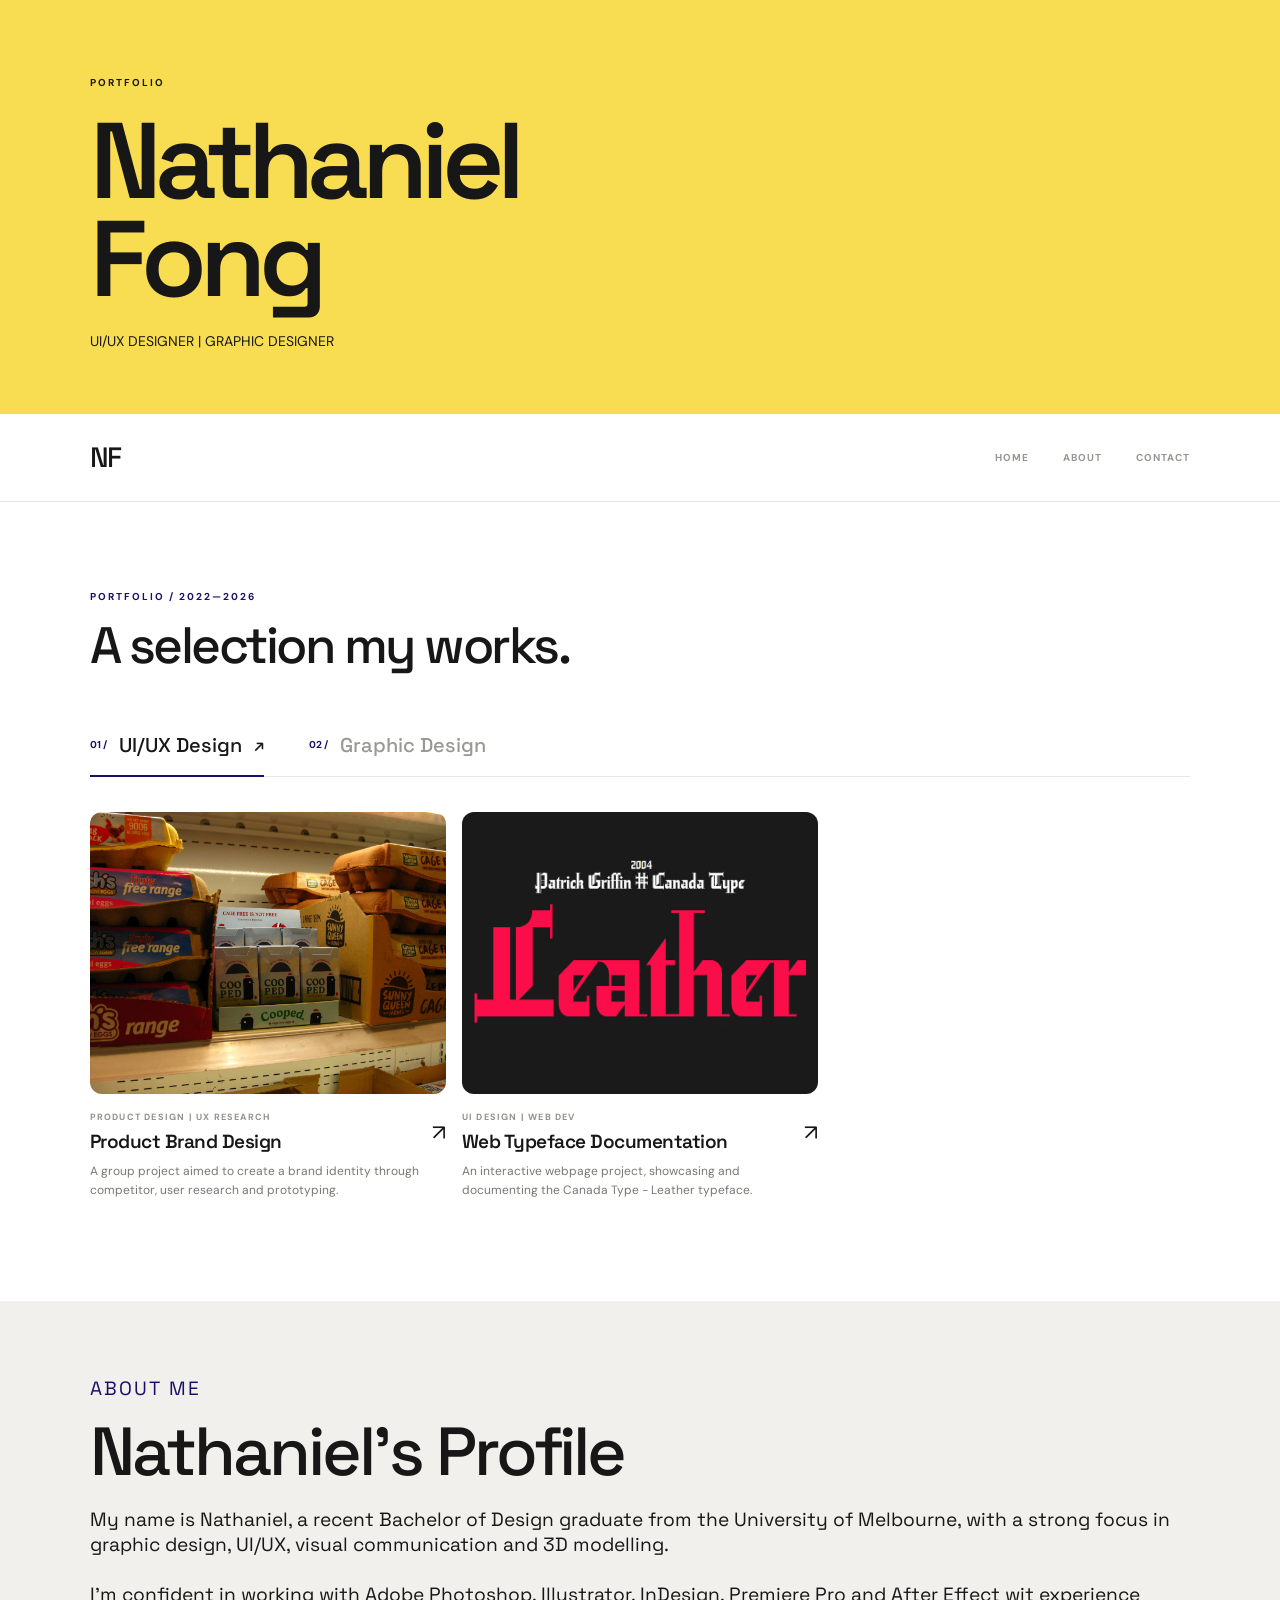
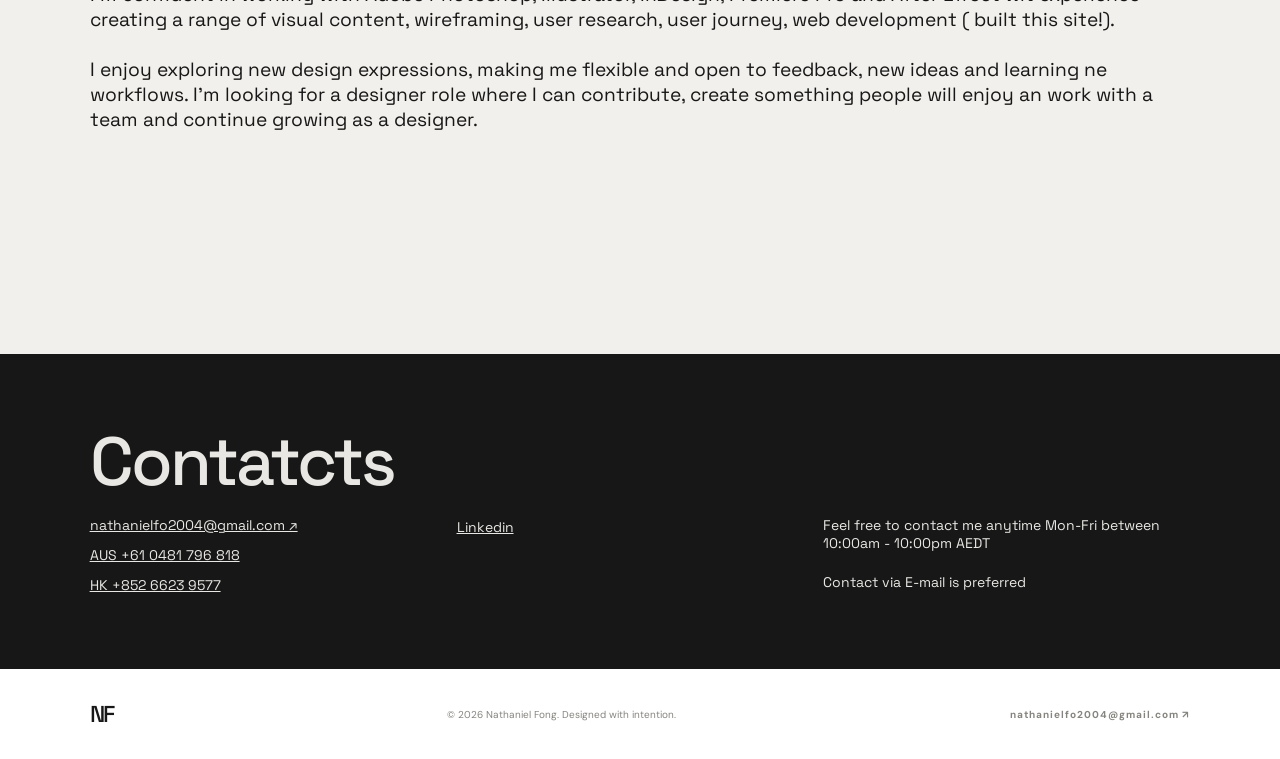
<file: index.html>
<!DOCTYPE html>
<html lang="en">
<head>
  <meta charset="UTF-8">
  <meta name="viewport" content="width=device-width, initial-scale=1.0">
  <meta name="description" content="Design and development work by Nathaniel.">
  <title>Nathaniel Fong — Portfolio</title>

  <!-- Editorial-style display font + clean UI font -->
  <link rel="preconnect" href="https://fonts.googleapis.com">
  <link rel="preconnect" href="https://fonts.gstatic.com" crossorigin>
  <link href="https://fonts.googleapis.com/css2?family=DM+Sans:wght@400;500;600;700&family=Space+Grotesk:wght@400;500;600;700&display=swap" rel="stylesheet">

  <link rel="stylesheet" href="styles.css">
  <script src="script.js" defer></script>
</head>
<body>

  <!-- BANNER / HERO -->
  <section class="hero" id="anchor_home">
    <div class="hero-copy">
      <p class="eyebrow hero-eyebrow">PORTFOLIO</p>
      <h1>Nathaniel<br>Fong</h1>
      <p class="hero-subtitle">UI/UX DESIGNER | GRAPHIC DESIGNER</p>
    </div>
  </section>

  <!-- Navigation -->
  <header class="site-header" >
    <a class="wordmark" href="index.html" aria-label="Home">NF</a>
    <nav class="navigation" aria-label="Main navigation">
      <a href="#anchor_home">HOME</a>
      <a href="#anchor_about">ABOUT</a>
      <a href="#anchor_contact">CONTACT</a>
    </nav>
  </header>

  <main>
    <section class="work-section" id="work">
      <div class="section-intro">
        <div>
          <p class="eyebrow">PORTFOLIO / 2022—2026</p>
          <h2>A selection my works.</h2>
        </div>
      </div>

  <!-- CATEGORY SELECTOR -->
    <div class="category-tabs" id="anchor_foliotab">
        <button class="category-tab active"
                data-category="uiux"
                aria-selected="true">
            <span class="tab-number">01 /</span>
            UI/UX Design
            <span class="tab-arrow">↗</span>
        </button>

        <button class="category-tab"
                data-category="graphic"
                aria-selected="false">
            <span class="tab-number">02 /</span>
            Graphic Design
            <span class="tab-arrow">↗</span>
        </button>
    </div>

    <!-- UI/UX PROJECTS -->
    <div class="category-content active" id="uiux">
      <div class="project-grid">
        <a class="project-card" href="project_ui_01.html">
          <div class="project-visual">
            <img src="images/ProjectPreview_01.png" alt="Project 1 preview">
          </div>
          <div class="project-meta">
            <div>
              <p class="project-type">PRODUCT DESIGN | UX RESEARCH</p>
              <h3>Product Brand Design</h3>
            </div>
            <span class="project-arrow">↗</span>
          </div>
          <p class="project-description">A group project aimed to create a brand identity through competitor, user research and prototyping.</p>
        </a>

        <a class="project-card" href="project_ui_02.html">
          <div class="project-visual">
            <img src="images/ProjectPreview_02.png" alt="Project 2 preview">
          </div>
          <div class="project-meta">
            <div>
              <p class="project-type">UI DESIGN | WEB DEV</p>
              <h3>Web Typeface Documentation</h3>
            </div>
            <span class="project-arrow">↗</span>
          </div>
          <p class="project-description">An interactive webpage project, showcasing and documenting the Canada Type - Leather typeface.</p>
        </a>
        </div>
    </div>

    <!-- GRAPHIC PROJECTS -->
    <div class="category-content" id="graphic">
      <div class="project-grid">
        <a class="project-card" href="project_graphic_01.html">
          <div class="project-visual">
            <img src="images/ProjectPreview_03.jpg" alt="Project 3 preview">
          </div>
          <div class="project-meta">
            <div>
              <p class="project-type">GRAPHIC DESIGN | PHYSICAL PRINT</p>
              <h3>Poster Designs</h3>
            </div>
            <span class="project-arrow">↗</span>
          </div>
          <p class="project-description">A series of Poster design combining 3D and 2D, and physically printed all over campus.</p>
        </a>

        <a class="project-card" href="project_graphic_02.html">
          <div class="project-visual">
            <img src="images/ProjectPreview_04.png" alt="Project 4 preview">
          </div>
          <div class="project-meta">
            <div>
              <p class="project-type">MULTIMEDIA | SOCIAL MEDIA</p>
              <h3>Exhibition Design</h3>
            </div>
            <span class="project-arrow">↗</span>
          </div>
          <p class="project-description">Creating a series of assets to establish the theme of an exhibition. Created number of social media contents.</p>
        </a>

        <a class="project-card" href="project_graphic_03.html">
          <div class="project-visual">
            <img src="images/ProjectPreview_05.jpg" alt="Project One preview">
          </div>
          <div class="project-meta">
            <div>
              <p class="project-type">GRAPHIC DESIGN | PROTOTYPING</p>
              <h3>DVD Case Making</h3>
            </div>
            <span class="project-arrow">↗</span>
          </div>
          <p class="project-description">Creating visuals inspired by David Bowie, then printing them to make a physical disc case.</p>
        </a>

        </div>
    </div>
    </section>

    <!-- ABOUT ME SECTION -->
    <section class="contact-strip" id="anchor_about">
      <p class="eyebrow">ABOUT ME</p>
      <h2>Nathaniel's Profile</em></h2>
      <br>
      <p>My name is Nathaniel, a recent Bachelor of Design graduate from the University of Melbourne, with a strong focus in graphic design, UI/UX, visual communication and 3D modelling. <br><br>
      I’m confident in working with Adobe Photoshop, Illustrator, InDesign, Premiere Pro and After Effect wit experience creating a range of visual content, wireframing, user research, user journey, web development ( built this site!).<br><br>
      I enjoy exploring new design expressions, making me flexible and open to feedback, new ideas and learning ne  workflows. I’m looking for a designer role where I can contribute, create something people will enjoy an  work with a team and continue growing as a designer.</p><br><br><br><br><br><br><br>
    </section>

    <!-- CONTACT SECTION -->
    <section class="contact-strip" id="anchor_contact" style="background: var(--ink);">
      <h2 style="color: var(--line);">Contatcts</em></h2>
      <br>
      <div class="contact-content">
        <div class="contact-content-column">
          <a href="mailto:nathanielfo2004@gmail.com">nathanielfo2004@gmail.com ↗</a>
          <a href="tel:+61 0481796818">AUS +61 0481 796 818</a>
          <a href="tel:+852 66239577">HK +852 6623 9577</a>
        </div>
        <div>
          <a href="https://www.linkedin.com/in/nathaniel-fong-76b44633b/">Linkedin</a>
        </div>
        <div class="contact-content-row">
          <p>Feel free to contact me anytime Mon-Fri between 10:00am - 10:00pm AEDT</p><br>
          <p>Contact via E-mail is preferred</p>
        </div>
      
    </section>
  </main>

  <footer class="footer">
    <a class="wordmark footer-mark" href="index.html">NF</a>
    <p>© 2026 Nathaniel Fong. Designed with intention.</p>
    <a href="mailto:nathanielfo2004@gmail.com">nathanielfo2004@gmail.com ↗</a>
  </footer>

</body>
</html>
</file>
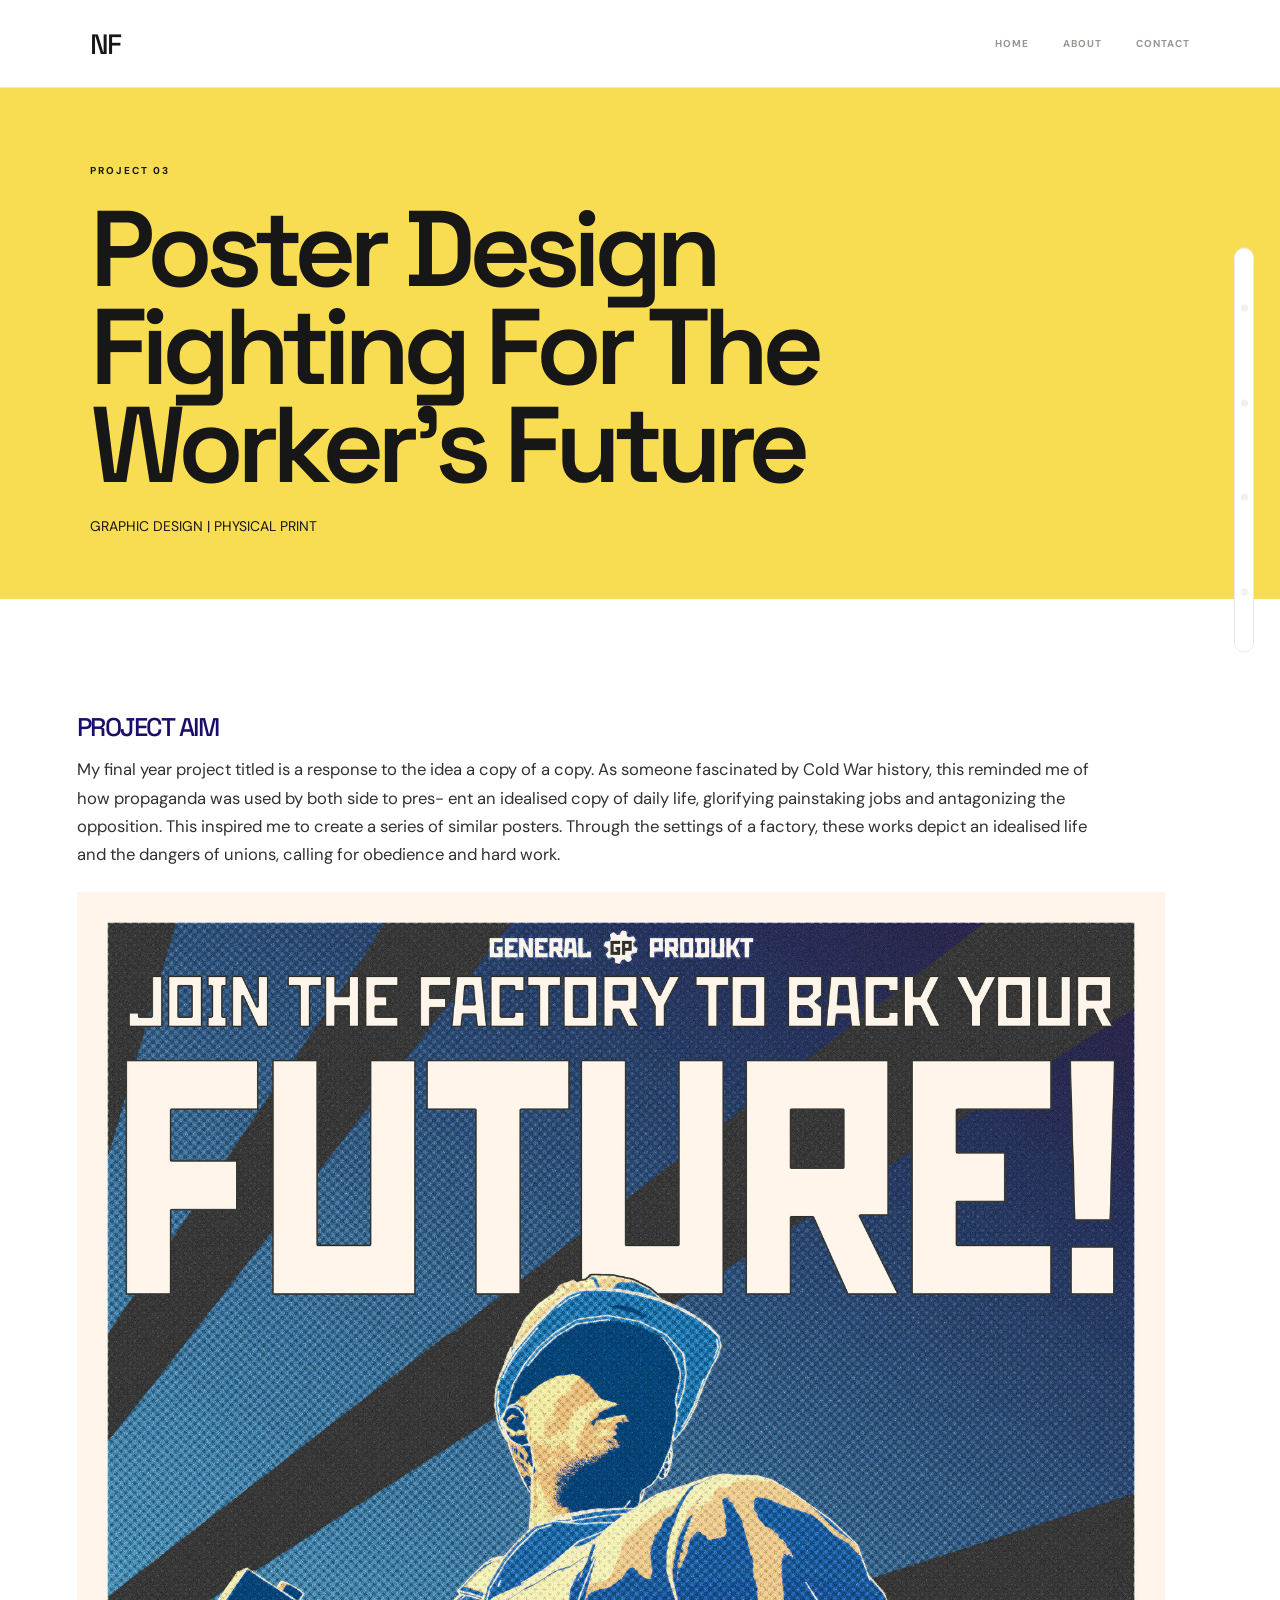
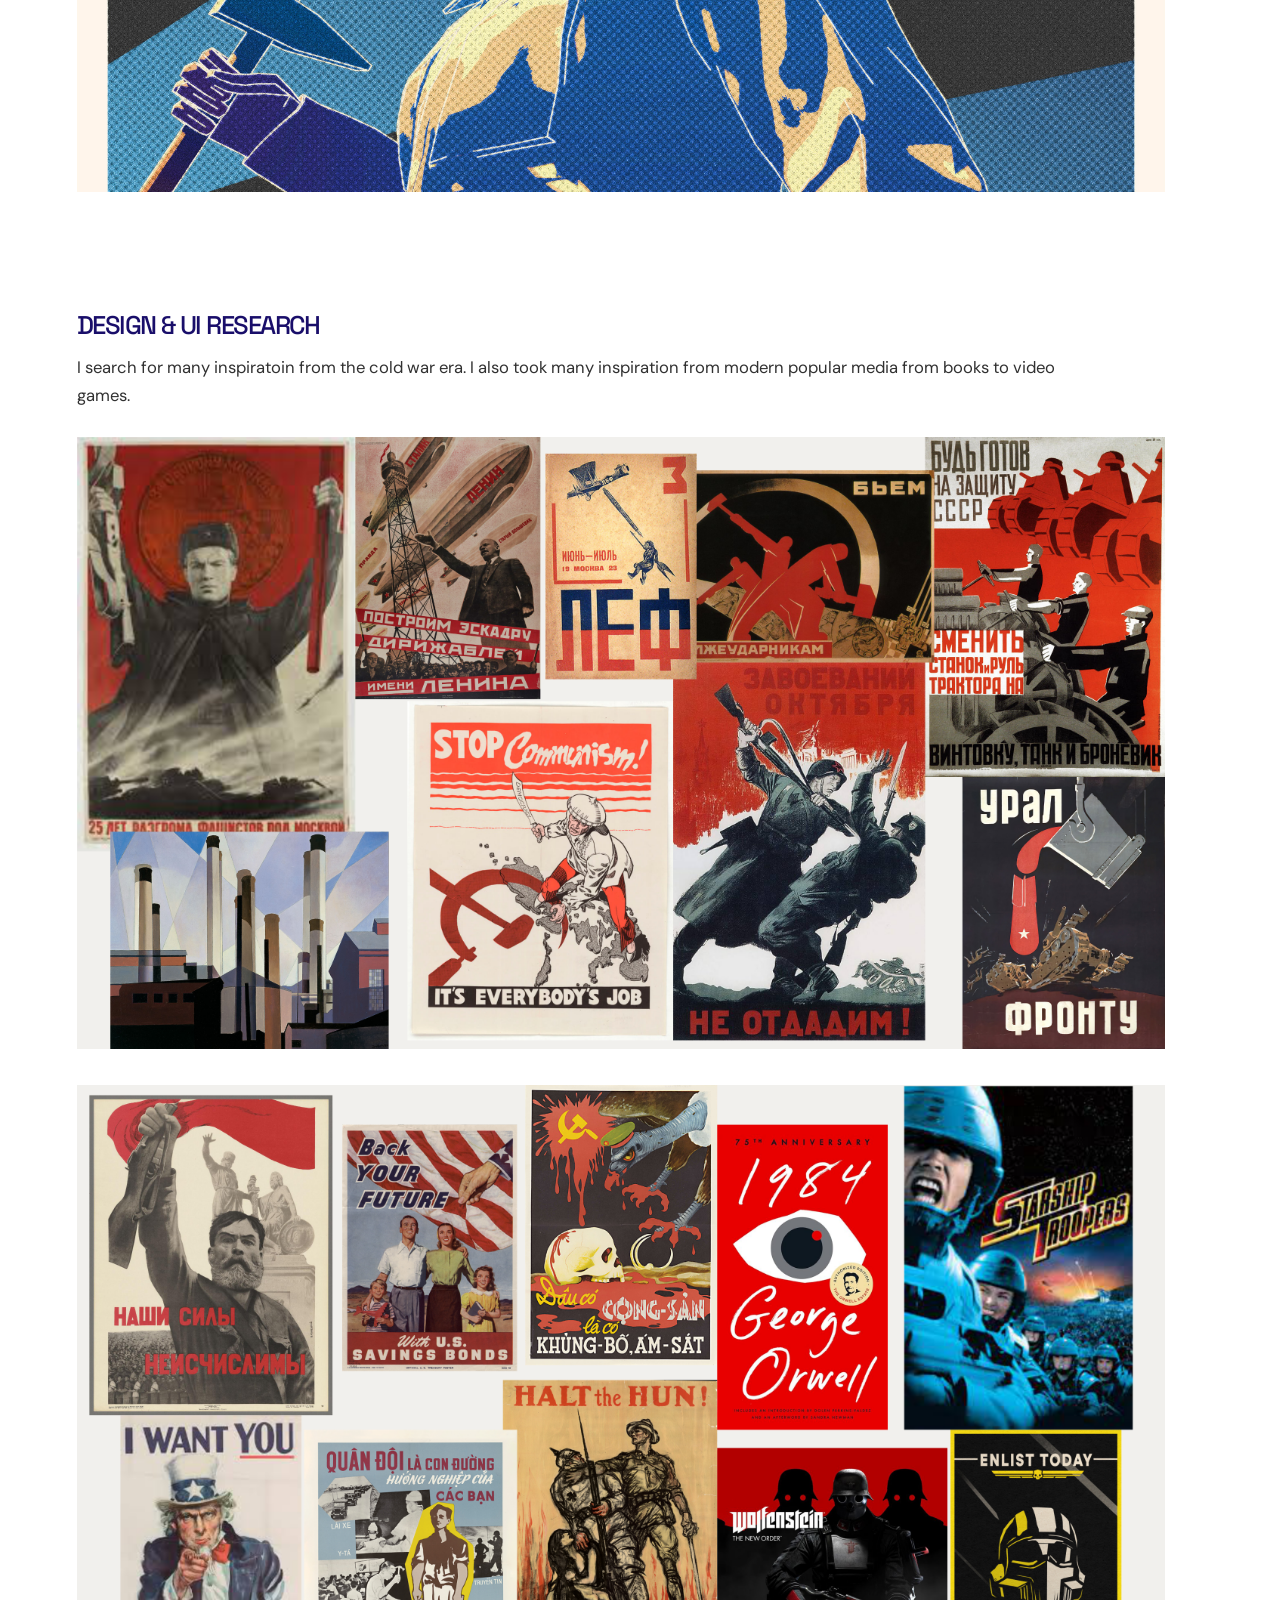
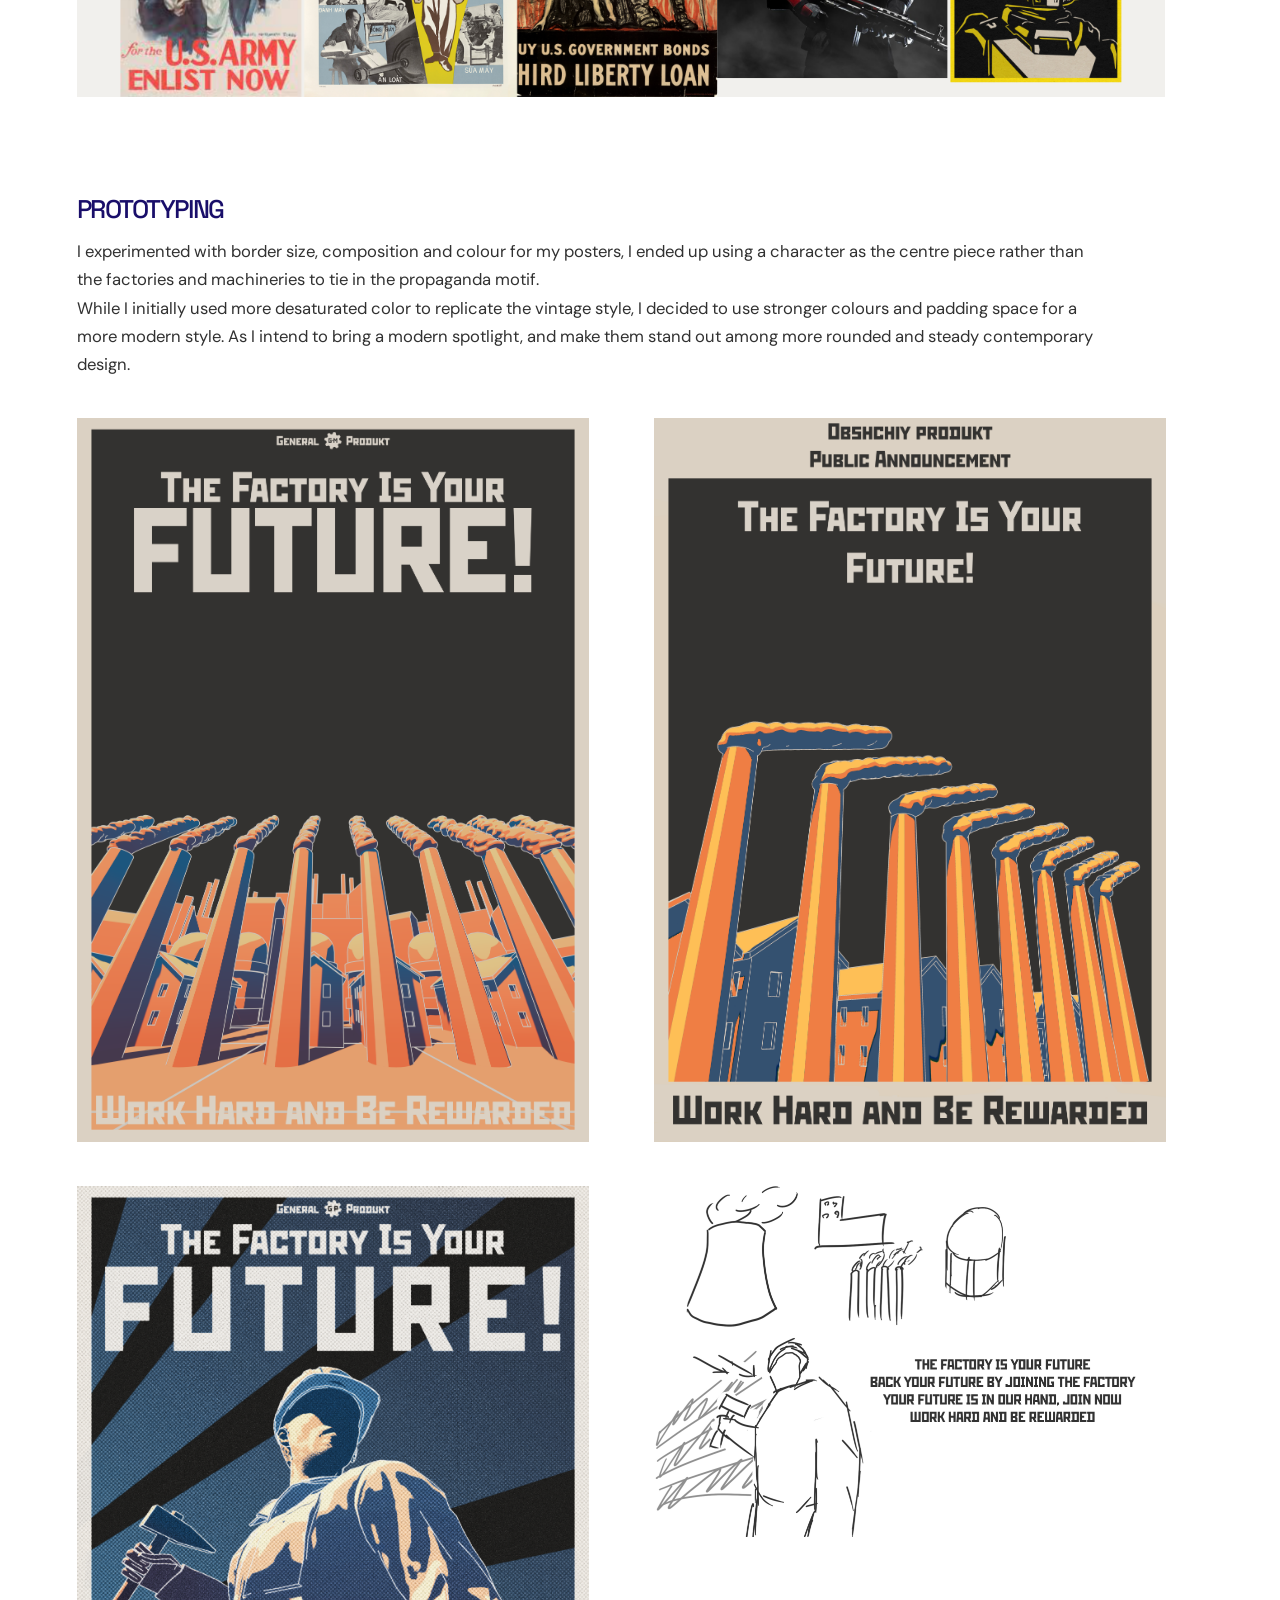
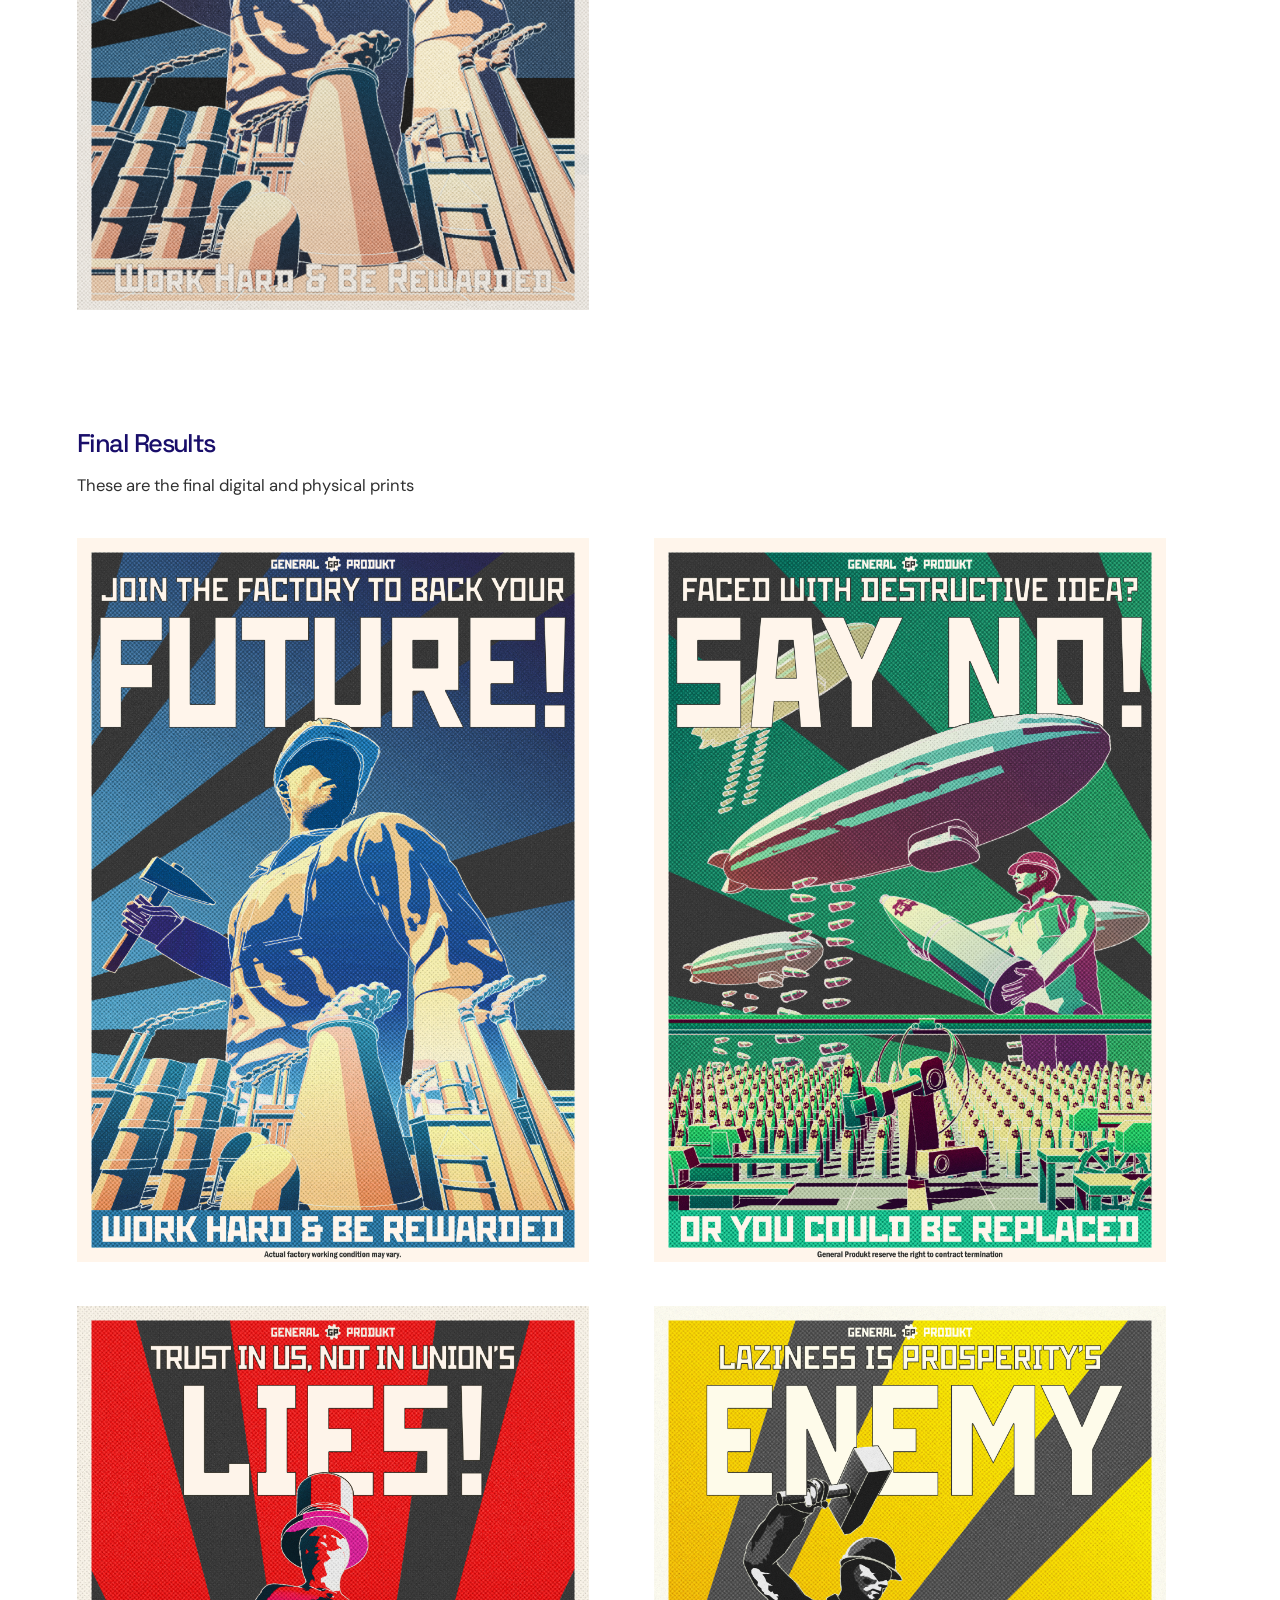
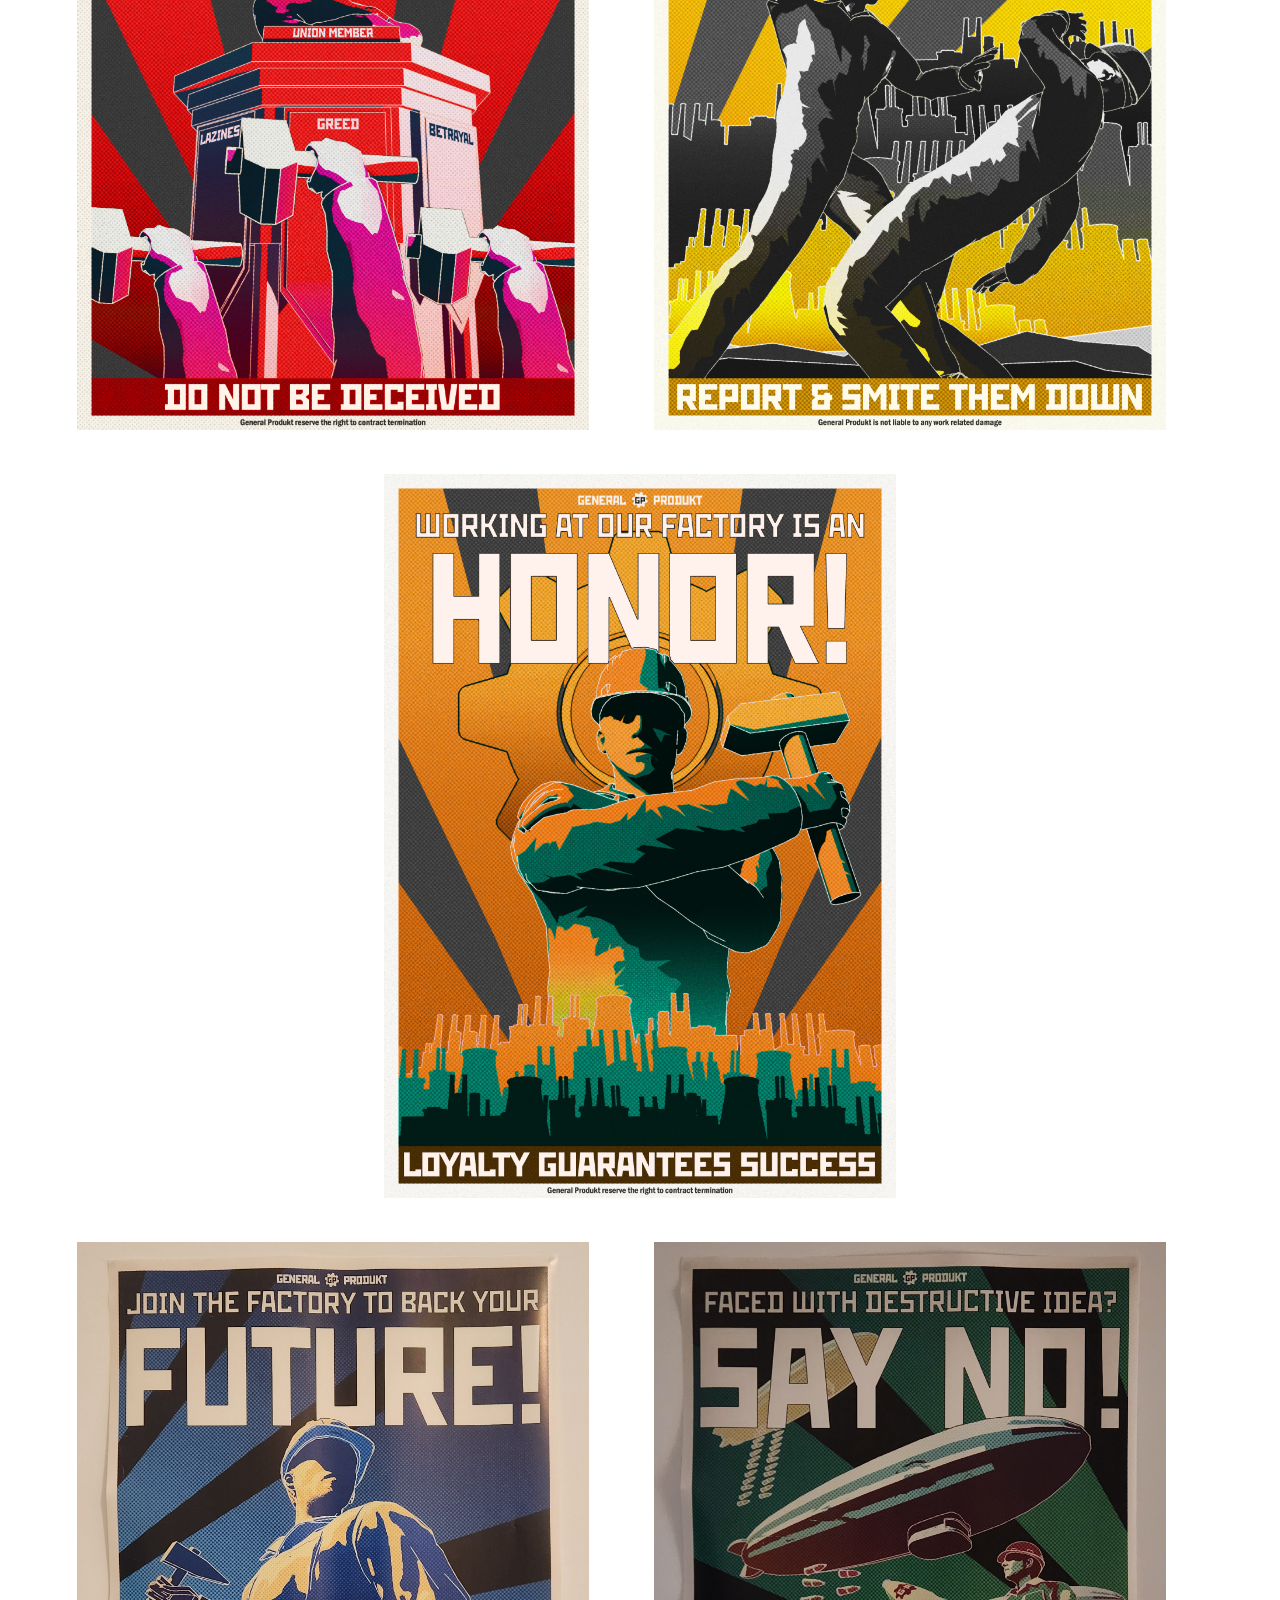
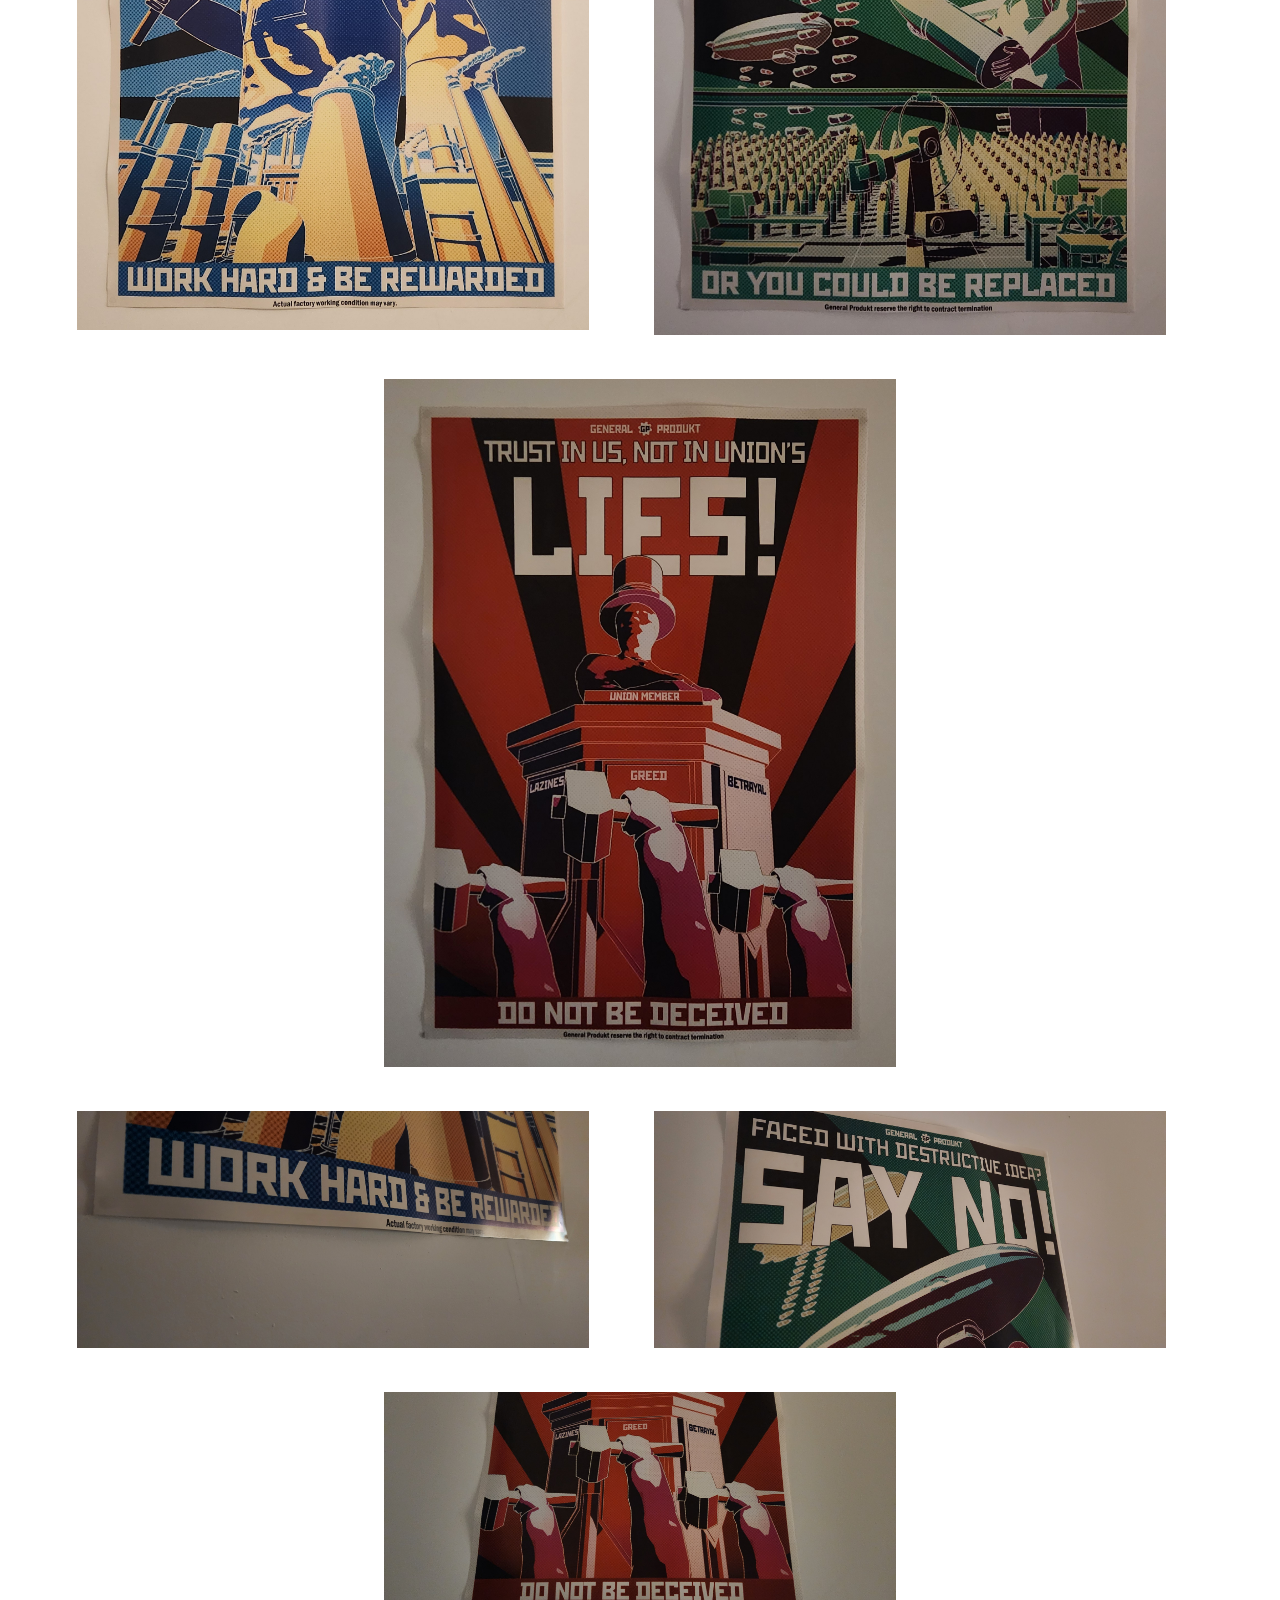
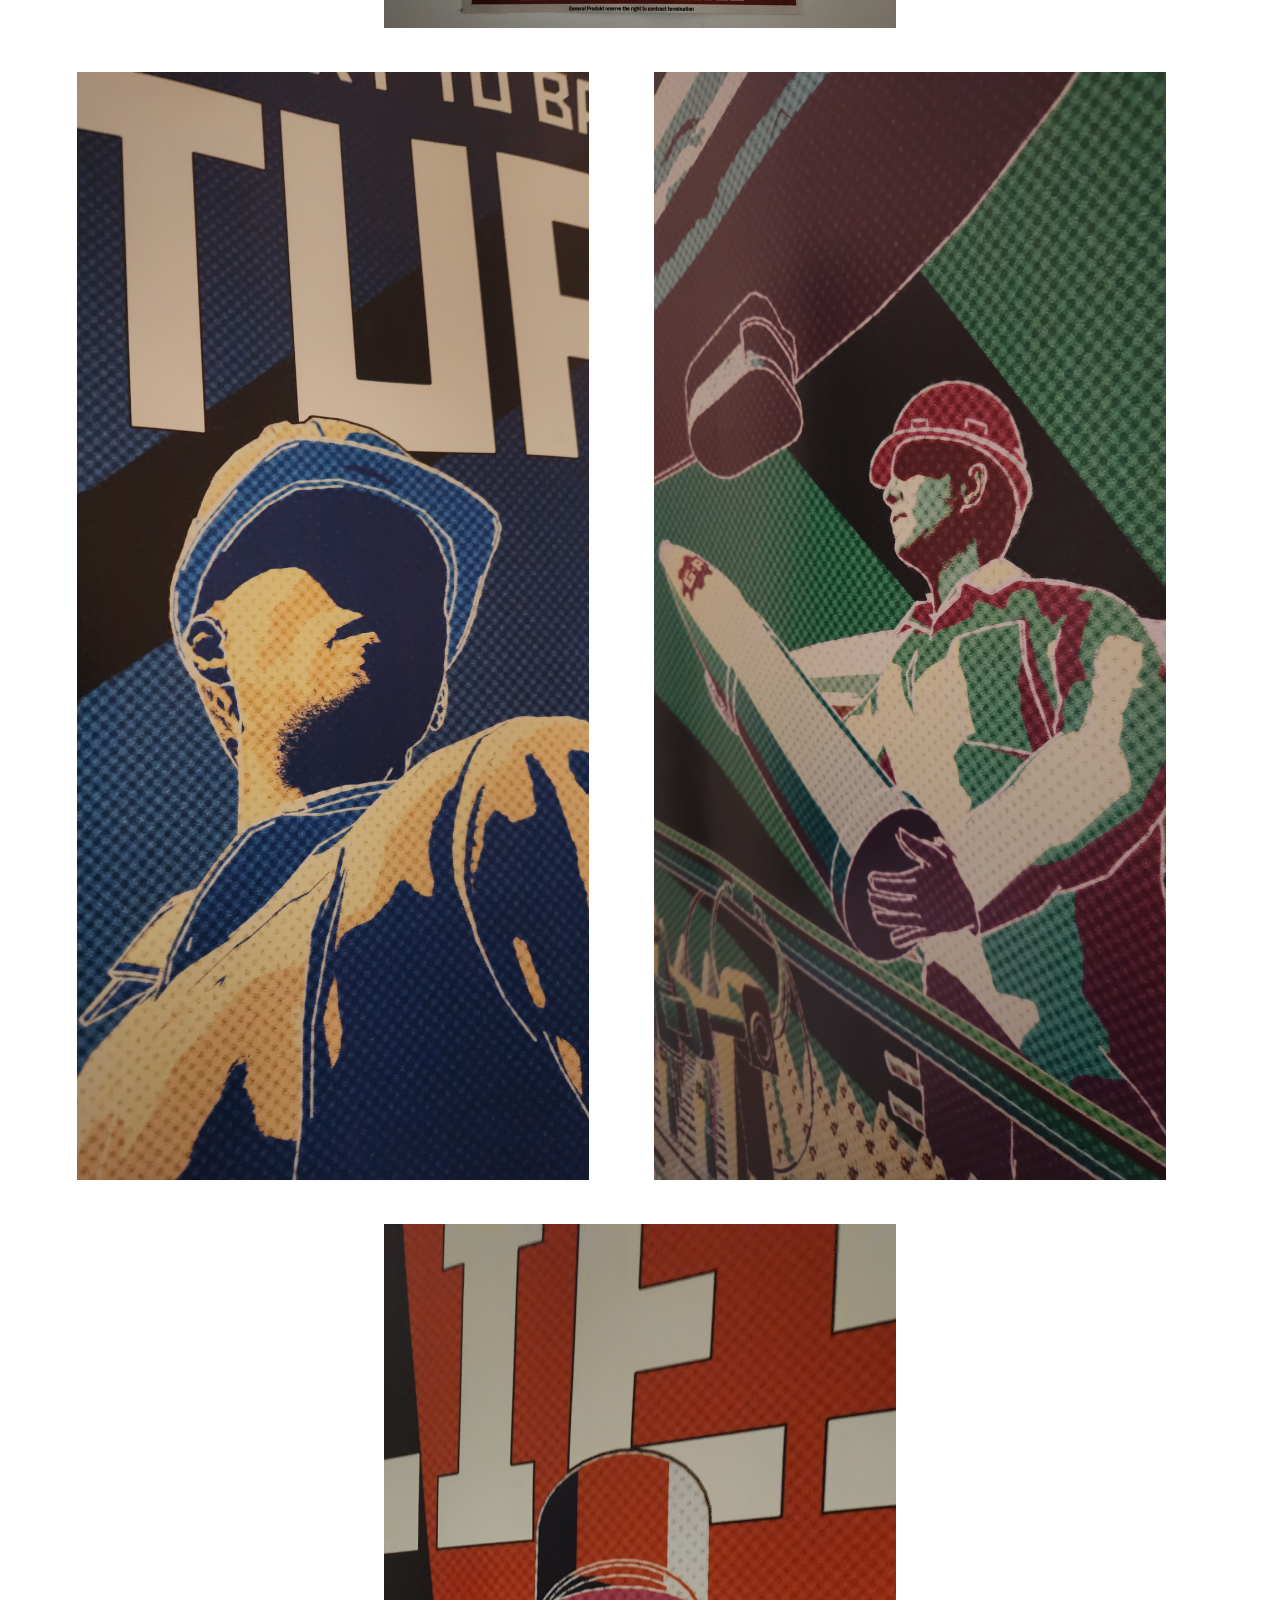
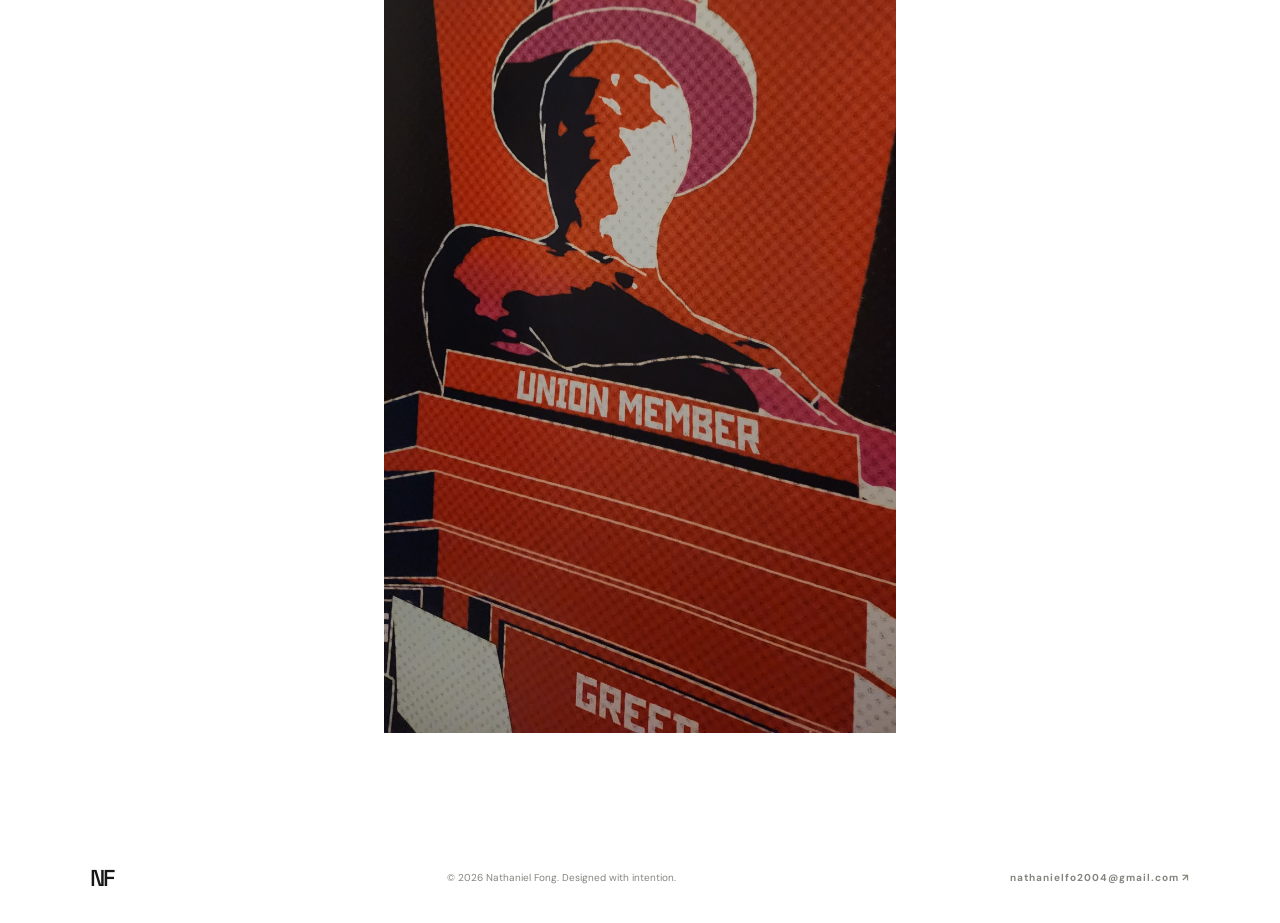
<file: project_graphic_01.html>
<!DOCTYPE html>
<html lang="en">
<head>
  <meta charset="UTF-8">
  <meta name="viewport" content="width=device-width, initial-scale=1.0">
  <meta name="description" content="Design and development work by Nathaniel.">
  <title>Nathaniel Fong — Portfolio</title>

  <!-- Editorial-style display font + clean UI font -->
  <link rel="preconnect" href="https://fonts.googleapis.com">
  <link rel="preconnect" href="https://fonts.gstatic.com" crossorigin>
  <link href="https://fonts.googleapis.com/css2?family=DM+Sans:wght@400;500;600;700&family=Space+Grotesk:wght@400;500;600;700&display=swap" rel="stylesheet">

  <link rel="stylesheet" href="styles.css">
  <script src="script.js" defer></script>
</head>
<body>

  <!-- Navigation -->
  <header class="site-header" >
    <a class="wordmark" href="index.html#anchor_foliotab" aria-label="Home">NF</a>
    <nav class="navigation" aria-label="Main navigation">
      <a href="index.html#anchor_foliotab">HOME</a>
      <a href="index.html#anchor_about">ABOUT</a>
      <a href="index.html#anchor_contact">CONTACT</a>
    </nav>
  </header>

  <!-- BANNER / HERO -->
  <section class="hero" id="anchor_top">
    <div class="hero-copy">
      <p class="eyebrow hero-eyebrow">PROJECT 03</p>
      <h1>Poster Design<br>Fighting For The Worker's Future</h1>
      <p class="hero-subtitle">GRAPHIC DESIGN | PHYSICAL PRINT</p>
    </div>
  </section>
  
    <!-- Floating page navigation -->
    <nav class="side-nav" aria-label="Page sections">
        <a href="#folio" class="side-nav-link">
            <span class="side-nav-label">Project Aim</span>
            <span class="side-nav-dot"></span>
        </a>

        <a href="#anchor_research" class="side-nav-link">
            <span class="side-nav-label">Research</span>
            <span class="side-nav-dot"></span>
        </a>

        <a href="#anchor_prototype" class="side-nav-link">
            <span class="side-nav-label">Prototyping</span>
            <span class="side-nav-dot"></span>
        </a>

        <a href="#anchor_final" class="side-nav-link">
            <span class="side-nav-label">Final Result</span>
            <span class="side-nav-dot"></span>
        </a>
    </nav>

  <main>
    <section class="folio-section" >
        <div class="folio-heading" id="folio">
            <h2>PROJECT AIM</h2>
            <p class="folio-intro">
                My final year project titled is a response to the idea a copy of a
copy.
As someone fascinated by Cold War history, this
reminded me of how propaganda was used by both side to pres-
ent an idealised copy of daily life,
glorifying painstaking jobs and antagonizing the
opposition.
This inspired me to create a series of similar posters. Through the
settings of a factory, these works depict an idealised life and the
dangers of unions, calling for obedience and hard work.
        </div>
        <div class="folio-grid" >
            <!-- FOLIO ITEM 01 -->
            <article class="folio-item">
                <a class="folio-image"; style="min-height: 100%; max-height: 100vh;; margin-left: 0rem; margin-top: -2rem;">
                    <img
                        src="images/ProjectPreview_03.jpg" style="object-position: center 6%; "
                    >
                </a>
            </article>
        </div>
        <br><br><br><br><br>
        <div class="folio-heading"; id="anchor_research">
            <h2>DESIGN & UI RESEARCH</h2>
            <p class="folio-intro">
                I search for many inspiratoin from the cold war era. I also took many inspiration from modern popular media from books to video games.
            </p>
        </div><br>
        <div class="folio-grid">
            <!-- FOLIO ITEM 01 -->
            <article class="folio-item">
                <a class="folio-image" style="margin-top: -3rem;">
                    <img
                        src="images\Project03_01.png"
                    >
                </a><br><br><br><br>
                <a class="folio-image" style="margin-top: -3rem;">
                    <img
                        src="images\Project03_02.png"
                    >
                </a>
            </article>
        </div>
        <br><br><br><br>
        <div class="folio-heading"; id="anchor_prototype">
            <h2>PROTOTYPING</h2>
            <p class="folio-intro">
                I experimented with border size, composition and colour for my posters, I ended up using a character as the centre piece rather than the factories and machineries to tie in the propaganda motif. <br>While I initially used more desaturated color to replicate the vintage style, I decided to use stronger colours and padding space for a more modern style. As I intend to bring a modern spotlight, and make them stand out among more rounded and steady contemporary design.
            </p>
        </div>
        <div class="folio-grid">
            <!-- FOLIO ITEM 01 -->
            <article class="folio-item">
                <a class="folio-image" style="width: 40vw; margin-top: -1rem;">
                    <img
                        src="images\Project03_03.png"
                    >
                </a>
            </article>
            <article class="folio-item">
                <a class="folio-image" style="width: 40vw; margin-top: -1rem;">
                    <img
                        src="images\Project03_04.png"
                    >
                </a>
            </article>
            <article class="folio-item">
                <a class="folio-image" style="width: 40vw; margin-top: -1rem;">
                    <img
                        src="images\Project03_05.png"
                    >
                </a>
            </article>
            <article class="folio-item">
                <a class="folio-image" style="width: 40vw; margin-top: -1rem;">
                    <img
                        src="images\Project03_06.jpg"
                    >
                </a>
            </article>
        </div><br><br><br><br><br>
        <div class="folio-heading"; id="anchor_final">
            <h2>Final Results</h2>
            <p class="folio-intro">
                These are the final digital and physical prints
            </p>
        </div>
        <div class="folio-grid">
            <!-- FOLIO ITEM 01 -->
            <article class="folio-item">
                <a class="folio-image" style="width: 40vw; margin-top: -1rem;">
                    <img
                        src="images\Project03_07.jpg"
                    >
                </a>
            </article>
            <article class="folio-item">
                <a class="folio-image" style="width: 40vw; margin-top: -1rem;">
                    <img
                        src="images\Project03_08.jpg"
                    >
                </a>
            </article>
            <article class="folio-item">
                <a class="folio-image" style="width: 40vw; margin-top: -1rem;">
                    <img
                        src="images\Project03_09.jpg"
                    >
                </a>
            </article>
            <article class="folio-item">
                <a class="folio-image" style="width: 40vw; margin-top: -1rem;">
                    <img
                        src="images\Project03_10.jpg"
                    >
                </a>
            </article>
            <article class="folio-item">
                <a class="folio-image" style="width: 40vw; margin-top: -1rem; margin-left: 24vw;">
                    <img
                        src="images\Project03_11.jpg"
                    >
                </a>
            </article><br>
            <article class="folio-item">
                <a class="folio-image" style="width: 40vw; margin-top: -1rem;">
                    <img
                        src="images\Project03_12.jpg"
                    >
                </a>
            </article>
            <article class="folio-item">
                <a class="folio-image" style="width: 40vw; margin-top: -1rem;">
                    <img
                        src="images\Project03_15.jpg"
                    >
                </a>
            </article>
            <article class="folio-item">
                <a class="folio-image" style="width: 40vw; margin-top: -1rem; margin-left: 24vw;">
                    <img
                        src="images\Project03_18.jpg"
                    >
                </a>
            </article><br>
            <article class="folio-item">
                <a class="folio-image" style="width: 40vw; margin-top: -1rem;">
                    <img
                        src="images\Project03_13.jpg"
                    >
                </a>
            </article>
            <article class="folio-item">
                <a class="folio-image" style="width: 40vw; margin-top: -1rem;">
                    <img
                        src="images\Project03_17.jpg"
                    >
                </a>
            </article>
            <article class="folio-item">
                <a class="folio-image" style="width: 40vw; margin-top: -1rem; margin-left: 24vw;">
                    <img
                        src="images\Project03_20.jpg"
                    >
                </a>
            </article><br>
            <article class="folio-item">
                <a class="folio-image" style="width: 40vw; margin-top: -1rem;">
                    <img
                        src="images\Project03_14.jpg"
                    >
                </a>
            </article>
            <article class="folio-item">
                <a class="folio-image" style="width: 40vw; margin-top: -1rem;">
                    <img
                        src="images\Project03_16.jpg"
                    >
                </a>
            </article>
            <article class="folio-item">
                <a class="folio-image" style="width: 40vw; margin-top: -1rem; margin-left: 24vw;">
                    <img
                        src="images\Project03_19.jpg"
                    >
                </a>
            </article>
        </div>
    </section>
</main>
    

  <footer class="footer">
    <a class="wordmark footer-mark" href="index.html">NF</a>
    <p>© 2026 Nathaniel Fong. Designed with intention.</p>
    <a href="mailto:hello@example.com">nathanielfo2004@gmail.com ↗</a>
  </footer>

</body>
</html>
</file>
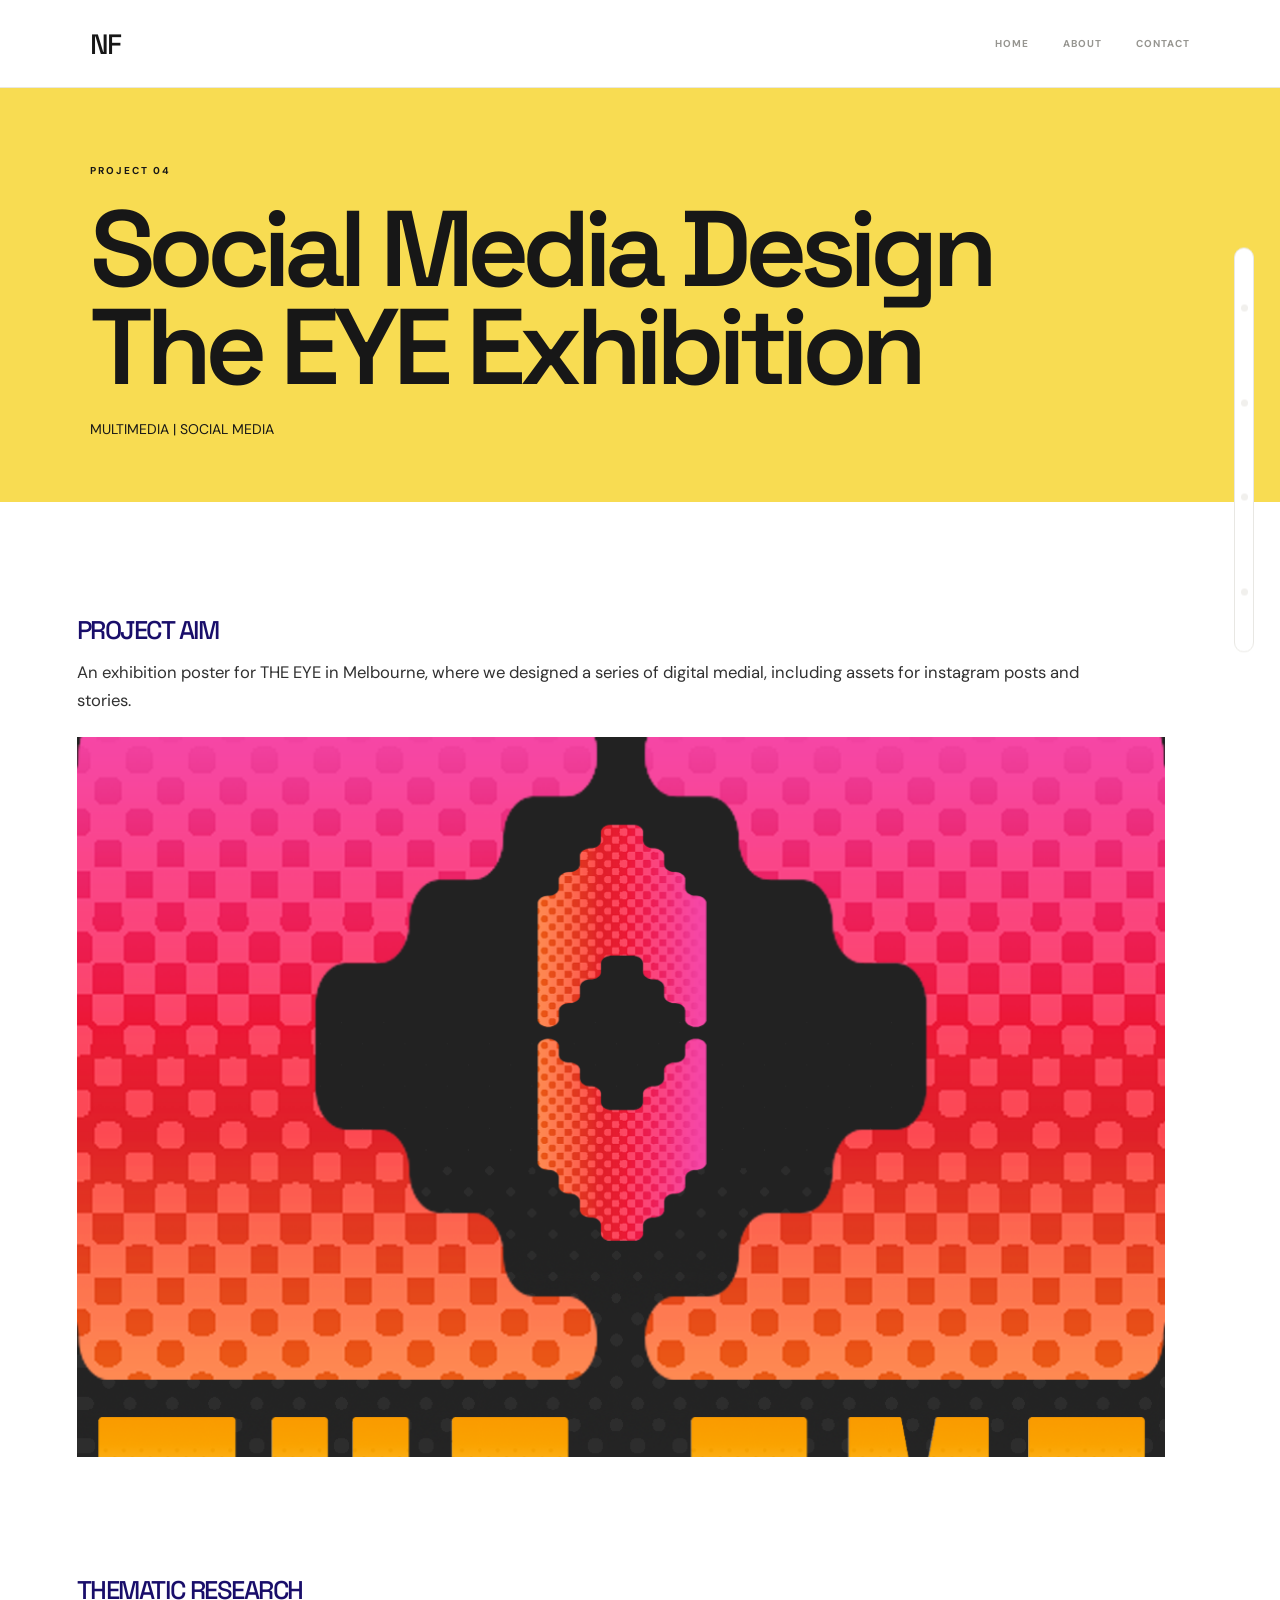
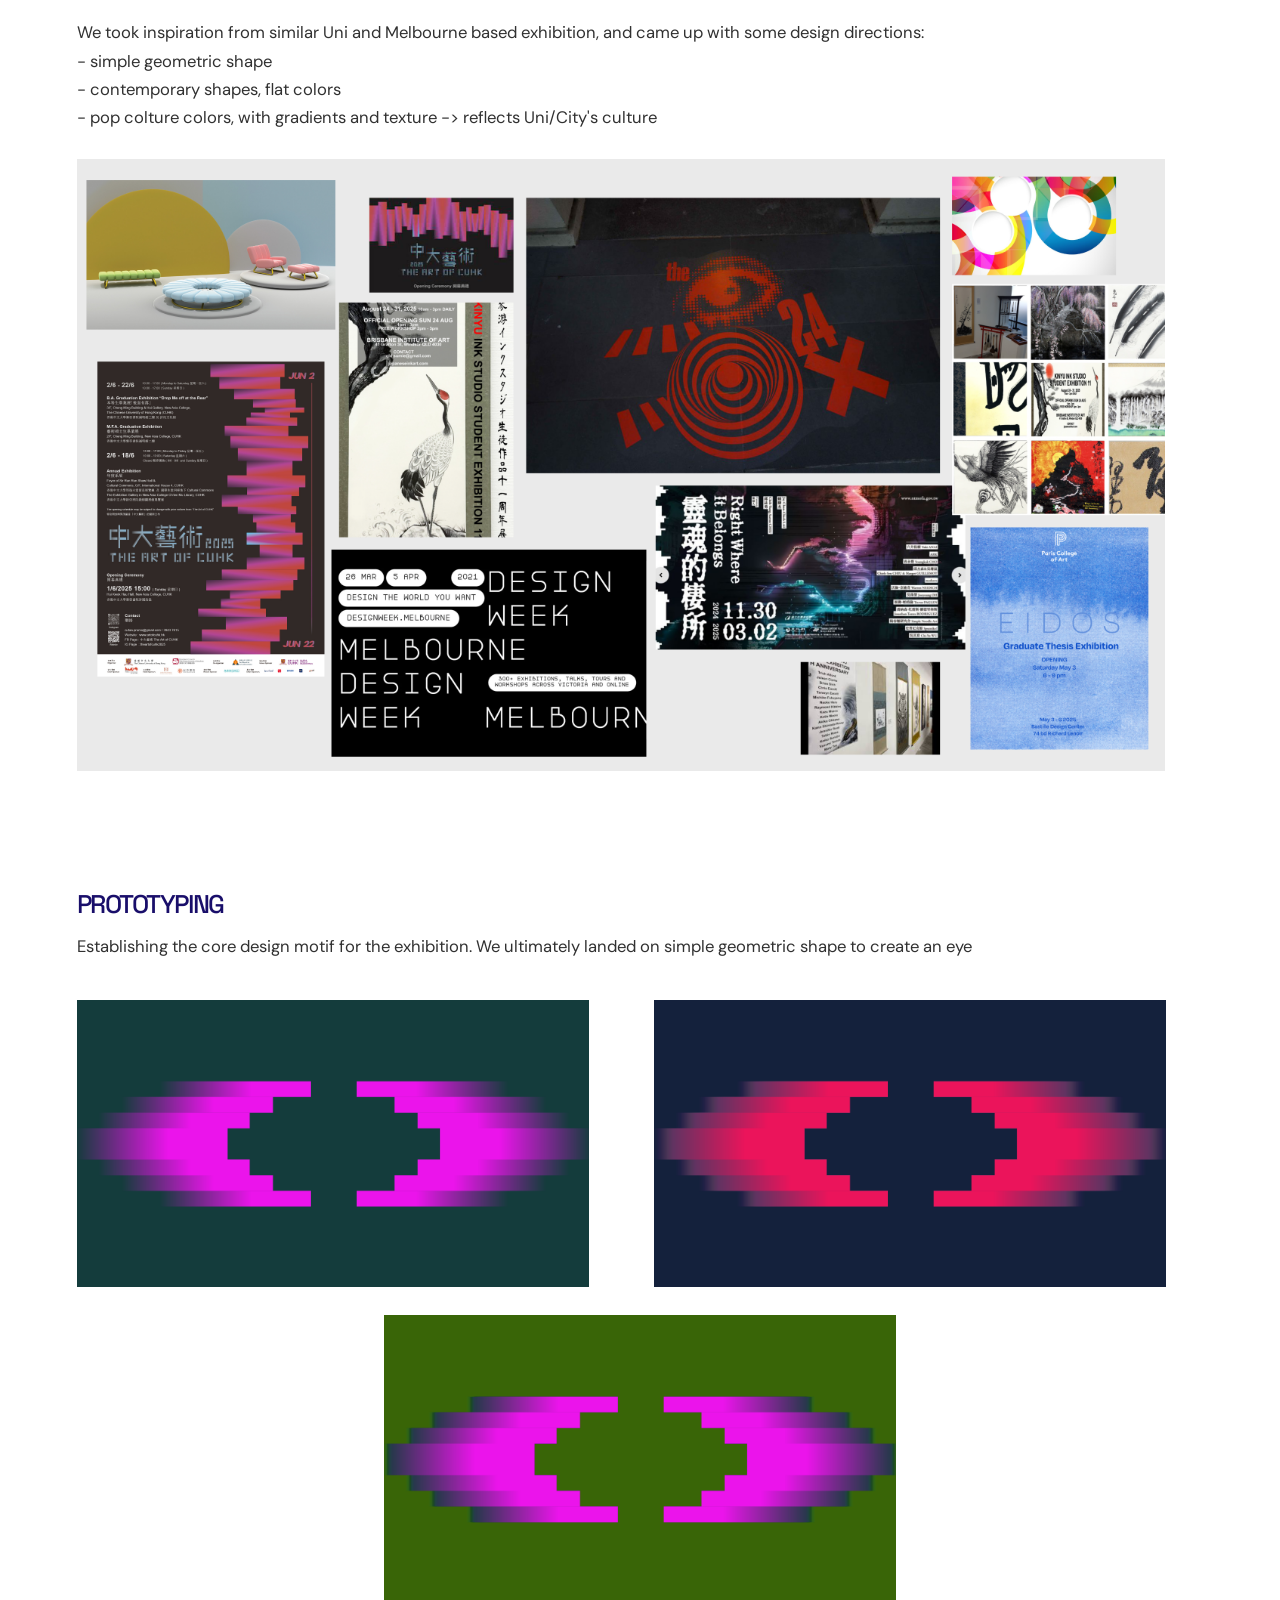
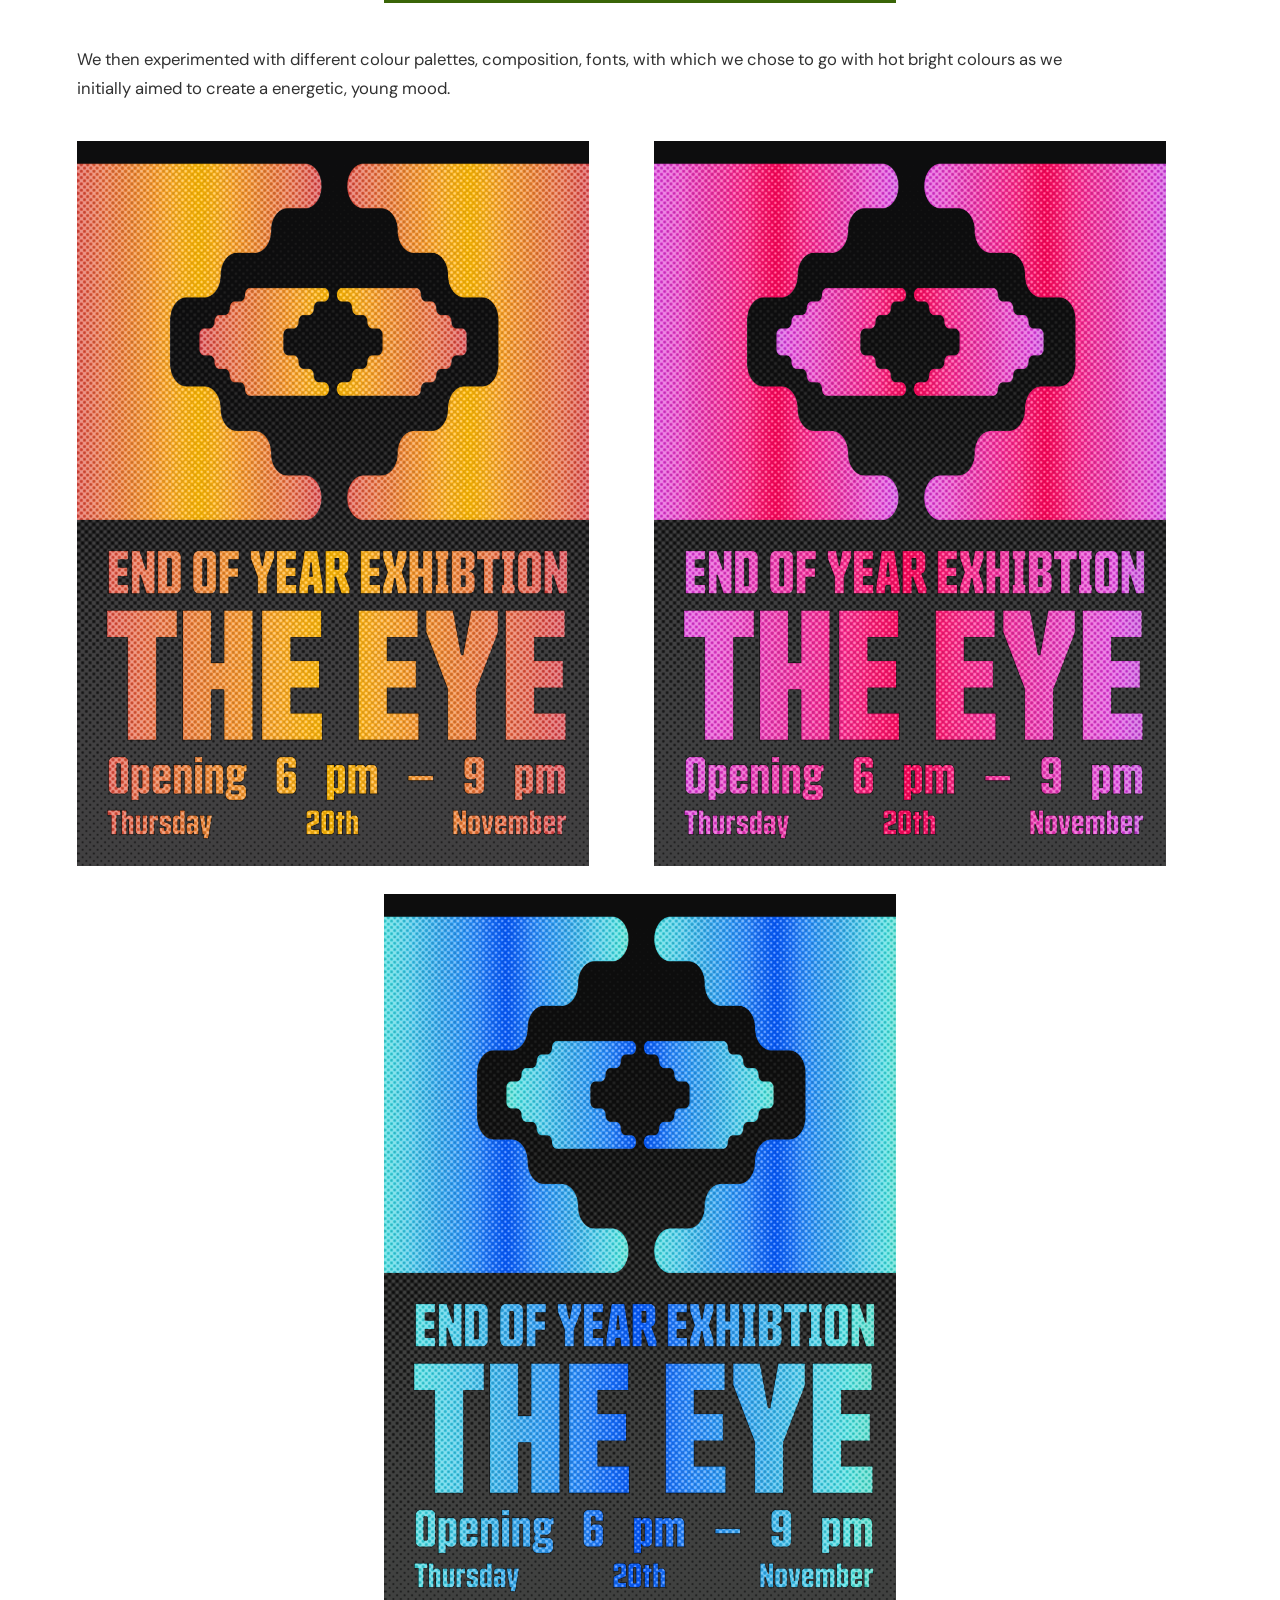
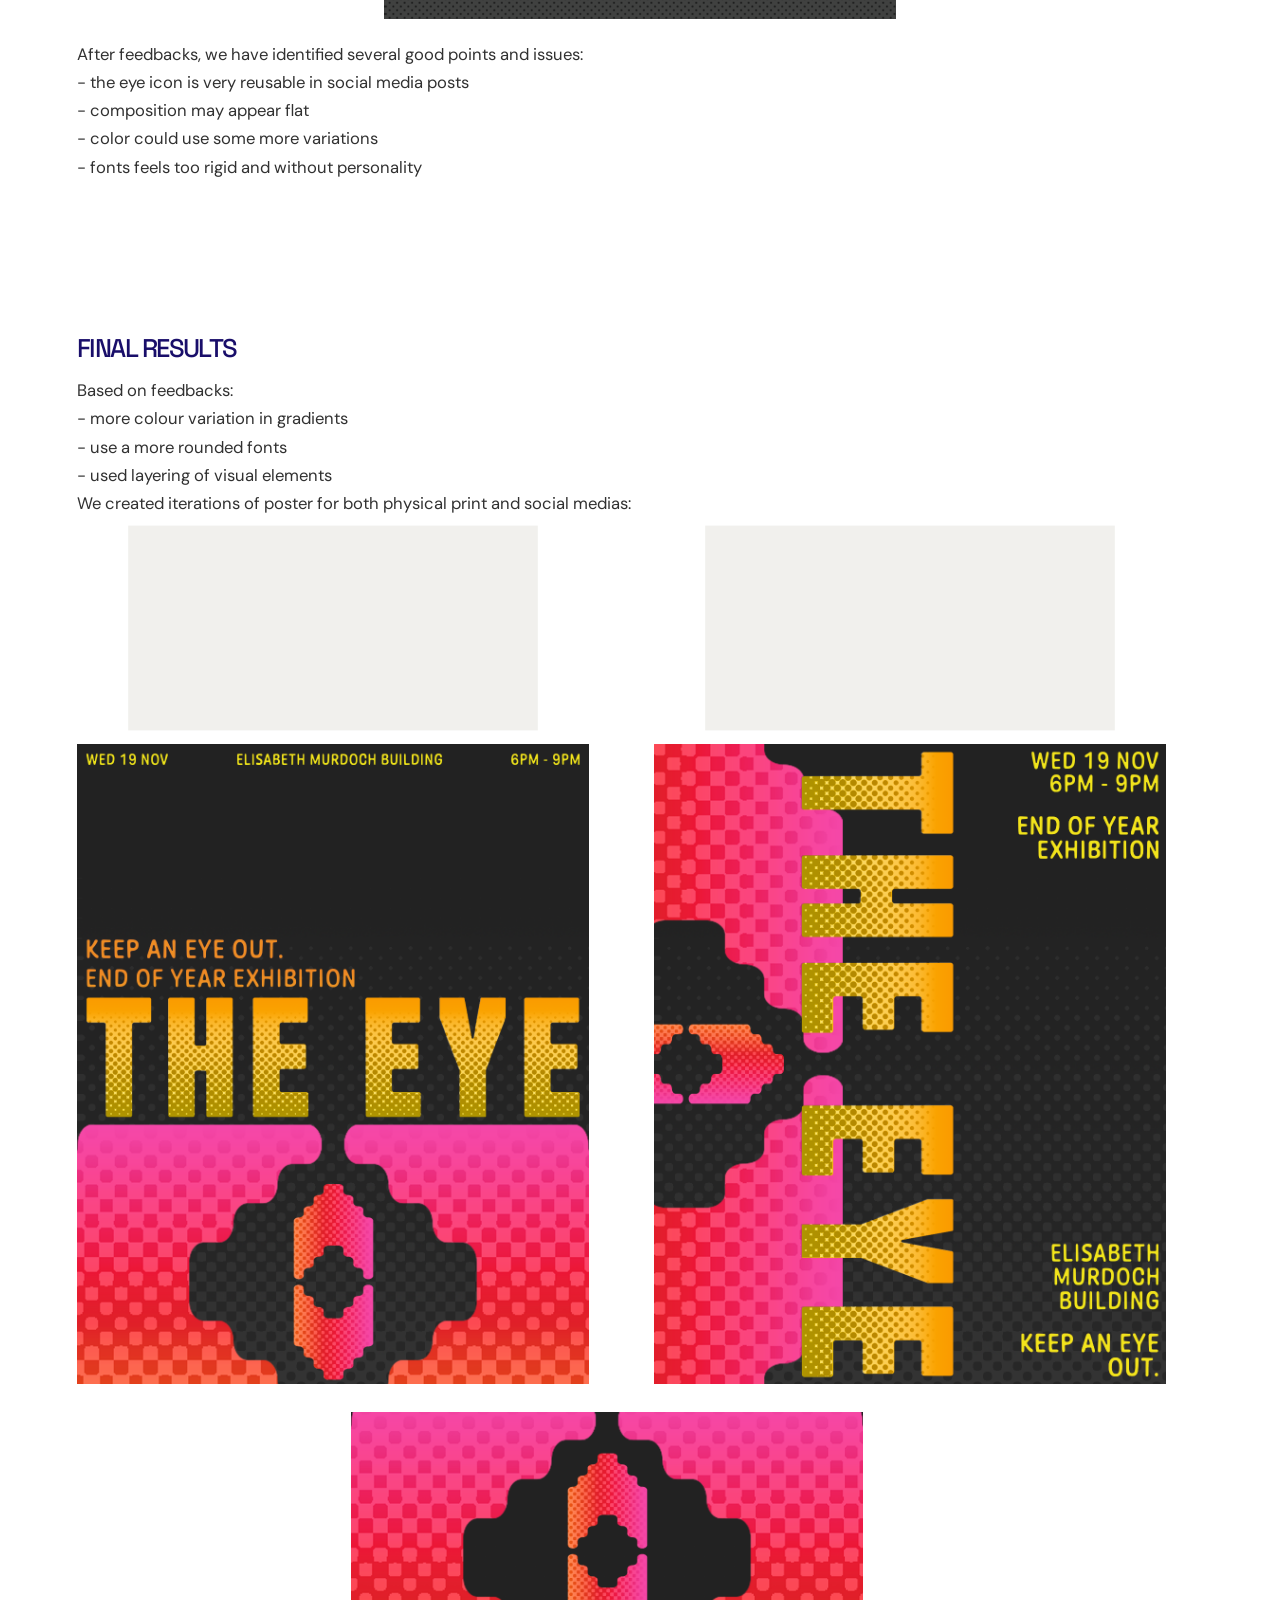
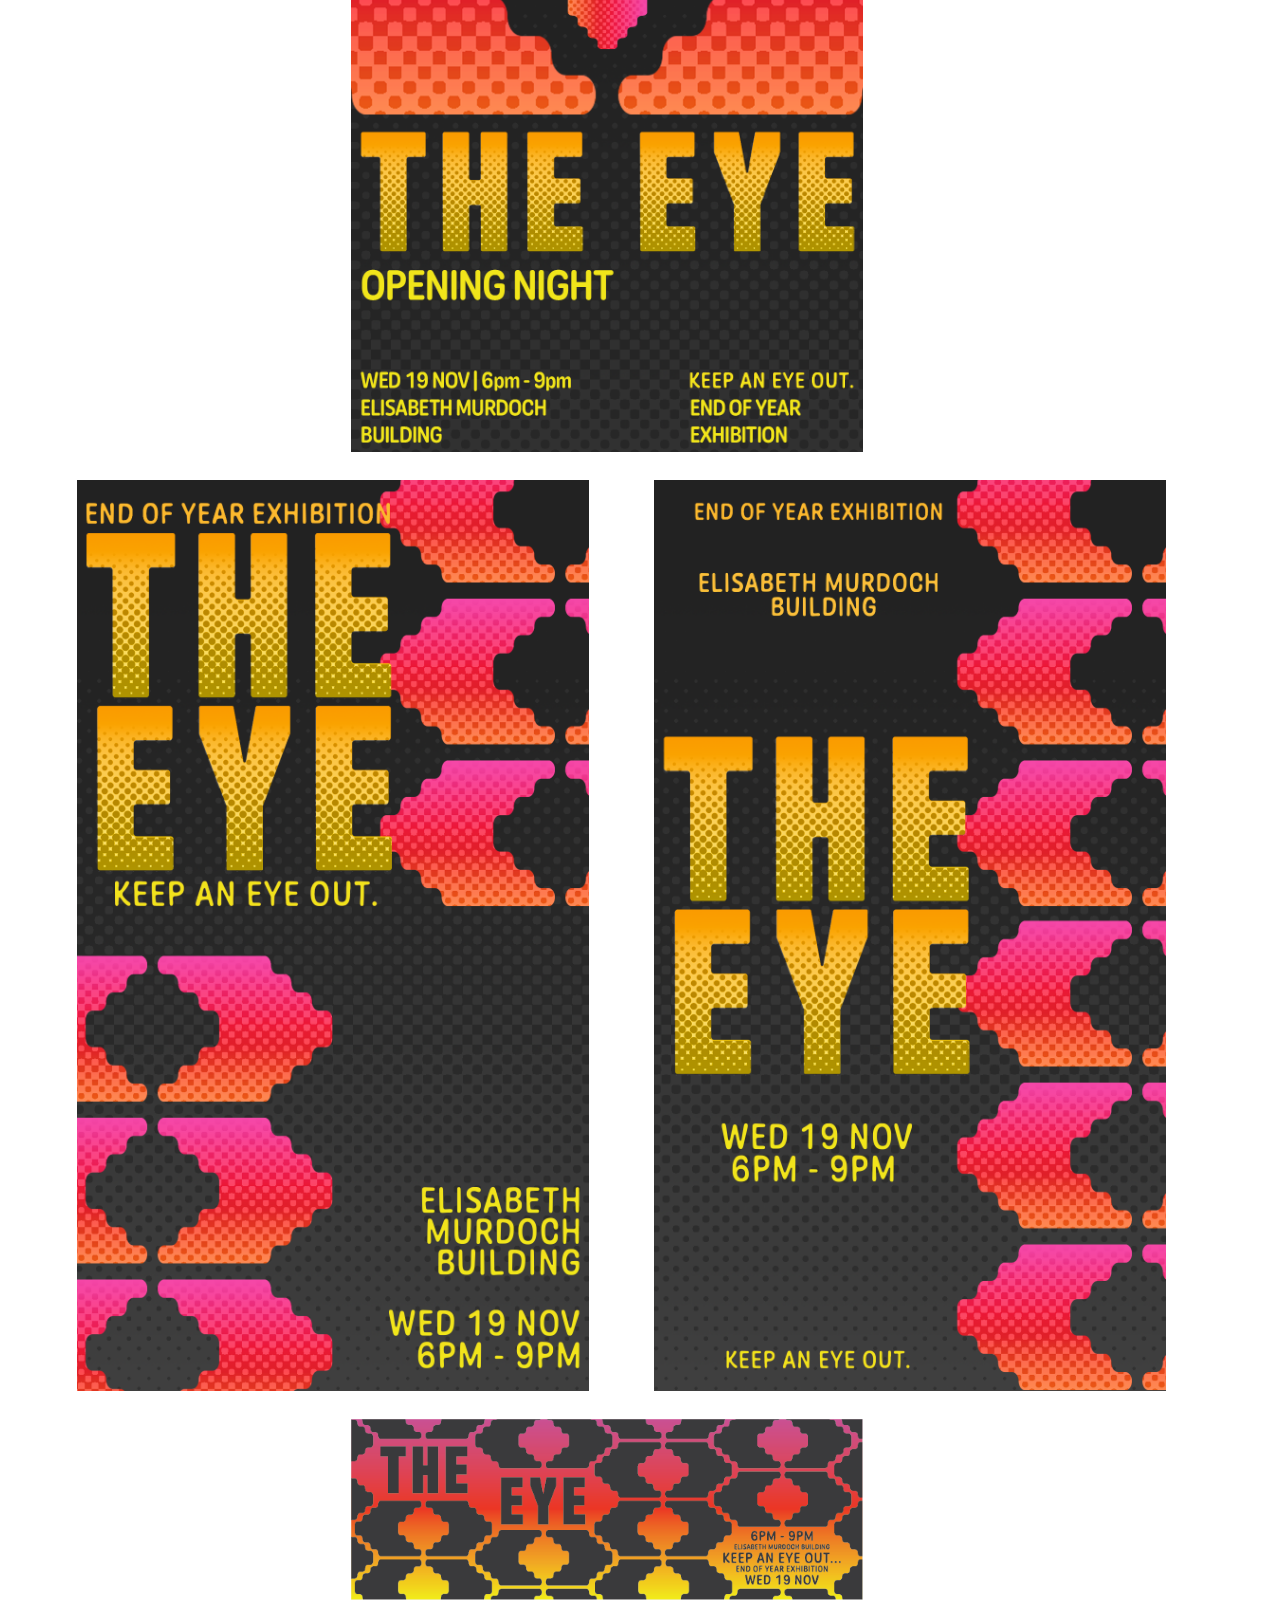
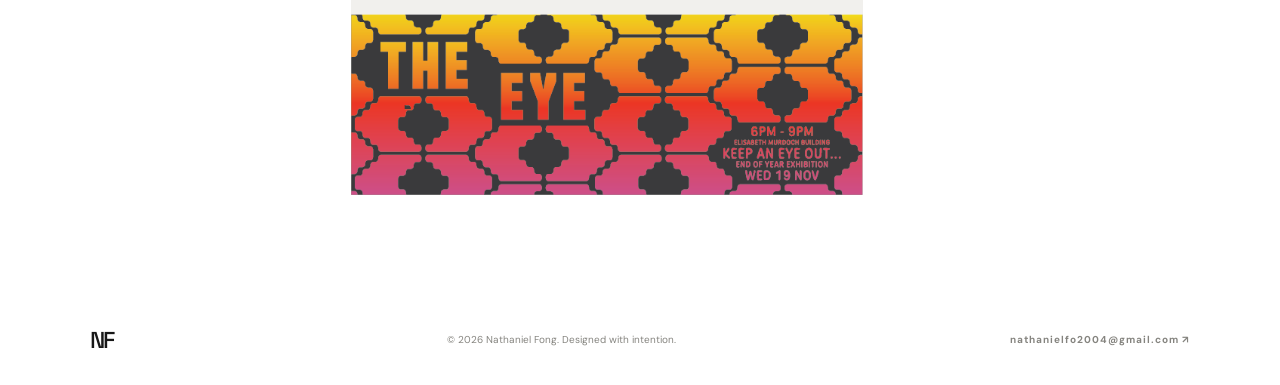
<file: project_graphic_02.html>
<!DOCTYPE html>
<html lang="en">
<head>
  <meta charset="UTF-8">
  <meta name="viewport" content="width=device-width, initial-scale=1.0">
  <meta name="description" content="Design and development work by Nathaniel.">
  <title>Nathaniel Fong — Portfolio</title>

  <!-- Editorial-style display font + clean UI font -->
  <link rel="preconnect" href="https://fonts.googleapis.com">
  <link rel="preconnect" href="https://fonts.gstatic.com" crossorigin>
  <link href="https://fonts.googleapis.com/css2?family=DM+Sans:wght@400;500;600;700&family=Space+Grotesk:wght@400;500;600;700&display=swap" rel="stylesheet">

  <link rel="stylesheet" href="styles.css">
  <script src="script.js" defer></script>
</head>
<body>

  <!-- Navigation-->
  <header class="site-header" >
    <a class="wordmark" href="index.html#anchor_foliotab" aria-label="Home">NF</a>
    <nav class="navigation" aria-label="Main navigation">
      <a href="index.html#anchor_foliotab">HOME</a>
      <a href="index.html#anchor_about">ABOUT</a>
      <a href="index.html#anchor_contact">CONTACT</a>
    </nav>
  </header>

  <!-- BANNER / HERO -->
  <section class="hero" id="anchor_top">
    <div class="hero-copy">
      <p class="eyebrow hero-eyebrow">PROJECT 04</p>
      <h1>Social Media Design<br>The EYE Exhibition</h1>
      <p class="hero-subtitle">MULTIMEDIA | SOCIAL MEDIA</p>
    </div>
  </section>
  
    <!-- Floating page navigation -->
    <nav class="side-nav" aria-label="Page sections">
        <a href="#folio" class="side-nav-link">
            <span class="side-nav-label">Project Aim</span>
            <span class="side-nav-dot"></span>
        </a>

        <a href="#anchor_research" class="side-nav-link">
            <span class="side-nav-label">Research</span>
            <span class="side-nav-dot"></span>
        </a>

        <a href="#anchor_prototype" class="side-nav-link">
            <span class="side-nav-label">Prototyping</span>
            <span class="side-nav-dot"></span>
        </a>

        <a href="#anchor_final" class="side-nav-link">
            <span class="side-nav-label">Final Result</span>
            <span class="side-nav-dot"></span>
        </a>
    </nav>

  <main>
    <section class="folio-section" >
        <div class="folio-heading" id="folio">
            <h2>PROJECT AIM</h2>
            <p class="folio-intro">
                An exhibition poster for THE EYE in Melbourne, where we designed a series of digital medial, including assets for instagram posts and stories.
        </div>
        <div class="folio-grid" >
            <!-- FOLIO ITEM 01 -->
            <article class="folio-item">
                <a class="folio-image"; style="min-height: 40vh; max-height: 80vh; margin-left: 0rem; margin-top: -2rem;">
                    <img
                        src="images/ProjectPreview_04.png" style="object-position: center 25%; "
                    >
                </a>
            </article>
        </div>
        <br><br><br><br><br>
        <div class="folio-heading"; id="anchor_research">
            <h2>THEMATIC RESEARCH</h2>
            <p class="folio-intro">
                We took inspiration from similar Uni and Melbourne based exhibition, and came up with some design directions: <br>
                - simple geometric shape<br>
                - contemporary shapes, flat colors<br>
                - pop colture colors, with gradients and texture -> reflects Uni/City's culture<br>
            </p>
        </div><br>
        <div class="folio-grid">
            <!-- FOLIO ITEM 01 -->
            <article class="folio-item">
                <a class="folio-image" style="margin-top: -3rem;">
                    <img
                        src="images\Project04_01.png"
                    >
                </a>
            </article>
        </div>
        <br><br><br><br><br>
        <div class="folio-heading"; id="anchor_prototype">
            <h2>PROTOTYPING</h2>
            <p class="folio-intro">
                Establishing the core design motif for the exhibition. We ultimately landed on simple geometric shape to create an eye
            </p>
        </div>
        <div class="folio-grid">
            <!-- FOLIO ITEM 01 -->
            <article class="folio-item">
                <a class="folio-image" style="width: 40vw; margin-top: -1rem;">
                    <img
                        src="images\Project04_02.png"
                    >
                </a>
            </article>
            <article class="folio-item">
                <a class="folio-image" style="width: 40vw; margin-top: -1rem;">
                    <img
                        src="images\Project04_03.png"
                    >
                </a>
            </article>
            <article class="folio-item">
                <a class="folio-image" style="width: 40vw; margin-top: -2rem; margin-left: 24vw;">
                    <img
                        src="images\Project04_04.png"
                    >
                </a>
            </article>
        </div><br><br>
        <div class="folio-heading"; id="anchor_prototype">
            <p class="folio-intro">
                We then experimented with different colour palettes, composition, fonts, with which we chose to go with hot bright colours as we initially aimed to create a energetic, young mood.
            </p>
        </div>
        <div class="folio-grid">
            <!-- FOLIO ITEM 01 -->
            <article class="folio-item">
                <a class="folio-image" style="width: 40vw; margin-top: -1rem;">
                    <img
                        src="images\Project04_05.png"
                    >
                </a>
            </article>
            <article class="folio-item">
                <a class="folio-image" style="width: 40vw; margin-top: -1rem;">
                    <img
                        src="images\Project04_06.png"
                    >
                </a>
            </article>
            <article class="folio-item">
                <a class="folio-image" style="width: 40vw; margin-top: -2rem; margin-left: 24vw;">
                    <img
                        src="images\Project04_07.png"
                    >
                </a>
            </article>
        </div><br>
        <div class="folio-heading"; id="anchor_prototype">
            <p class="folio-intro">
                After feedbacks, we have identified several good points and issues:<br>
                - the eye icon is very reusable in social media posts<br>
                - composition may appear flat<br>
                - color could use some more variations<br>
                - fonts feels too rigid and without personality
            </p>
        </div>
        <br><br><br><br>
        <div class="folio-heading"; id="anchor_final">
            <h2>FINAL RESULTS</h2>
            <p class="folio-intro">
                Based on feedbacks:<br>
                - more colour variation in gradients<br>
                - use a more rounded fonts<br>
                - used layering of visual elements<br>
                We created iterations of poster for both physical print and social medias:
            </p>
        </div>
        <div class="folio-grid">
            <!-- FOLIO ITEM 01 -->
            <article class="folio-item">
                <a class="folio-image" style="transform: scale(0.8); width: 40vw; margin-top: -8vh;">
                    <video class="looped-video" autoplay loop muted playsinline >
                      <source src="images/Project04_14.mp4" type="video/mp4">
                    </video>
                </a>
            </article>
            <article class="folio-item">
                <a class="folio-image" style="transform: scale(0.8); width: 40vw; margin-top: -8vh;">
                    <video class="looped-video" autoplay loop muted playsinline >
                      <source src="images/Project04_15.mp4" type="video/mp4">
                    </video>
                </a>
            </article>
            <article class="folio-item">
                <a class="folio-image" style="width: 40vw; margin-top: -8vh;">
                    <img
                        src="images\Project04_08.png"
                    >
                </a>
            </article>
            <article class="folio-item">
                <a class="folio-image" style="width: 40vw; margin-top: -8vh;">
                    <img
                        src="images\Project04_09.png"
                    >
                </a>
            </article>
            <article class="folio-item">
                <a class="folio-image" style="width: 40vw; margin-top: -2rem; margin-left: 50%;">
                    <img
                        src="images\Project04_10.png"
                    >
                </a>
            </article><br>
            <article class="folio-item">
                <a class="folio-image" style="width: 40vw; margin-top: -2rem;">
                    <img
                        src="images\Project04_11.png"
                    >
                </a>
            </article>
            <article class="folio-item">
                <a class="folio-image" style="width: 40vw; margin-top: -2rem;">
                    <img
                        src="images\Project04_12.png"
                    >
                </a>
            </article>
            <article class="folio-item">
                <a class="folio-image" style="width: 40vw; margin-top: -2rem; margin-left: 50%;">
                    <img
                        src="images\Project04_13.png"
                    >
                </a>
            </article><br>
        </div>
    </section>
</main>
    

  <footer class="footer">
    <a class="wordmark footer-mark" href="index.html">NF</a>
    <p>© 2026 Nathaniel Fong. Designed with intention.</p>
    <a href="mailto:hello@example.com">nathanielfo2004@gmail.com ↗</a>
  </footer>

</body>
</html>
</file>
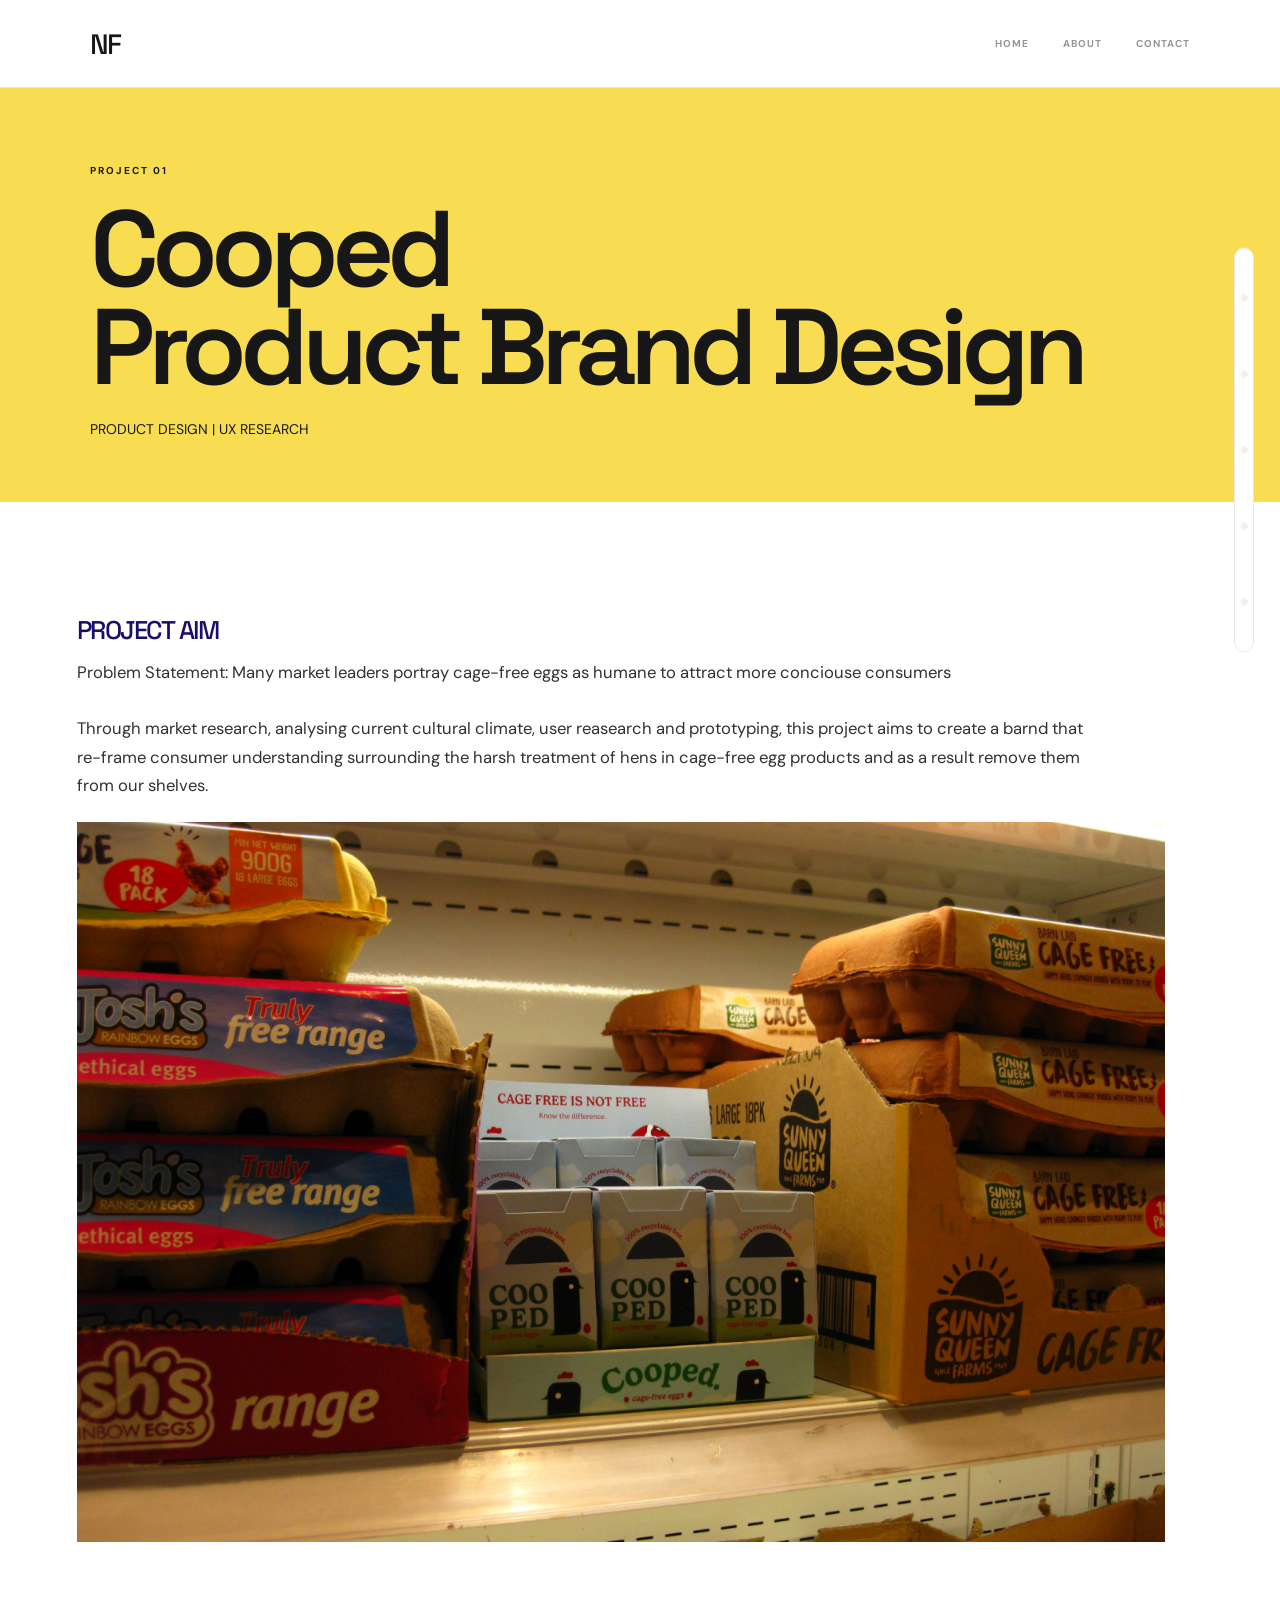
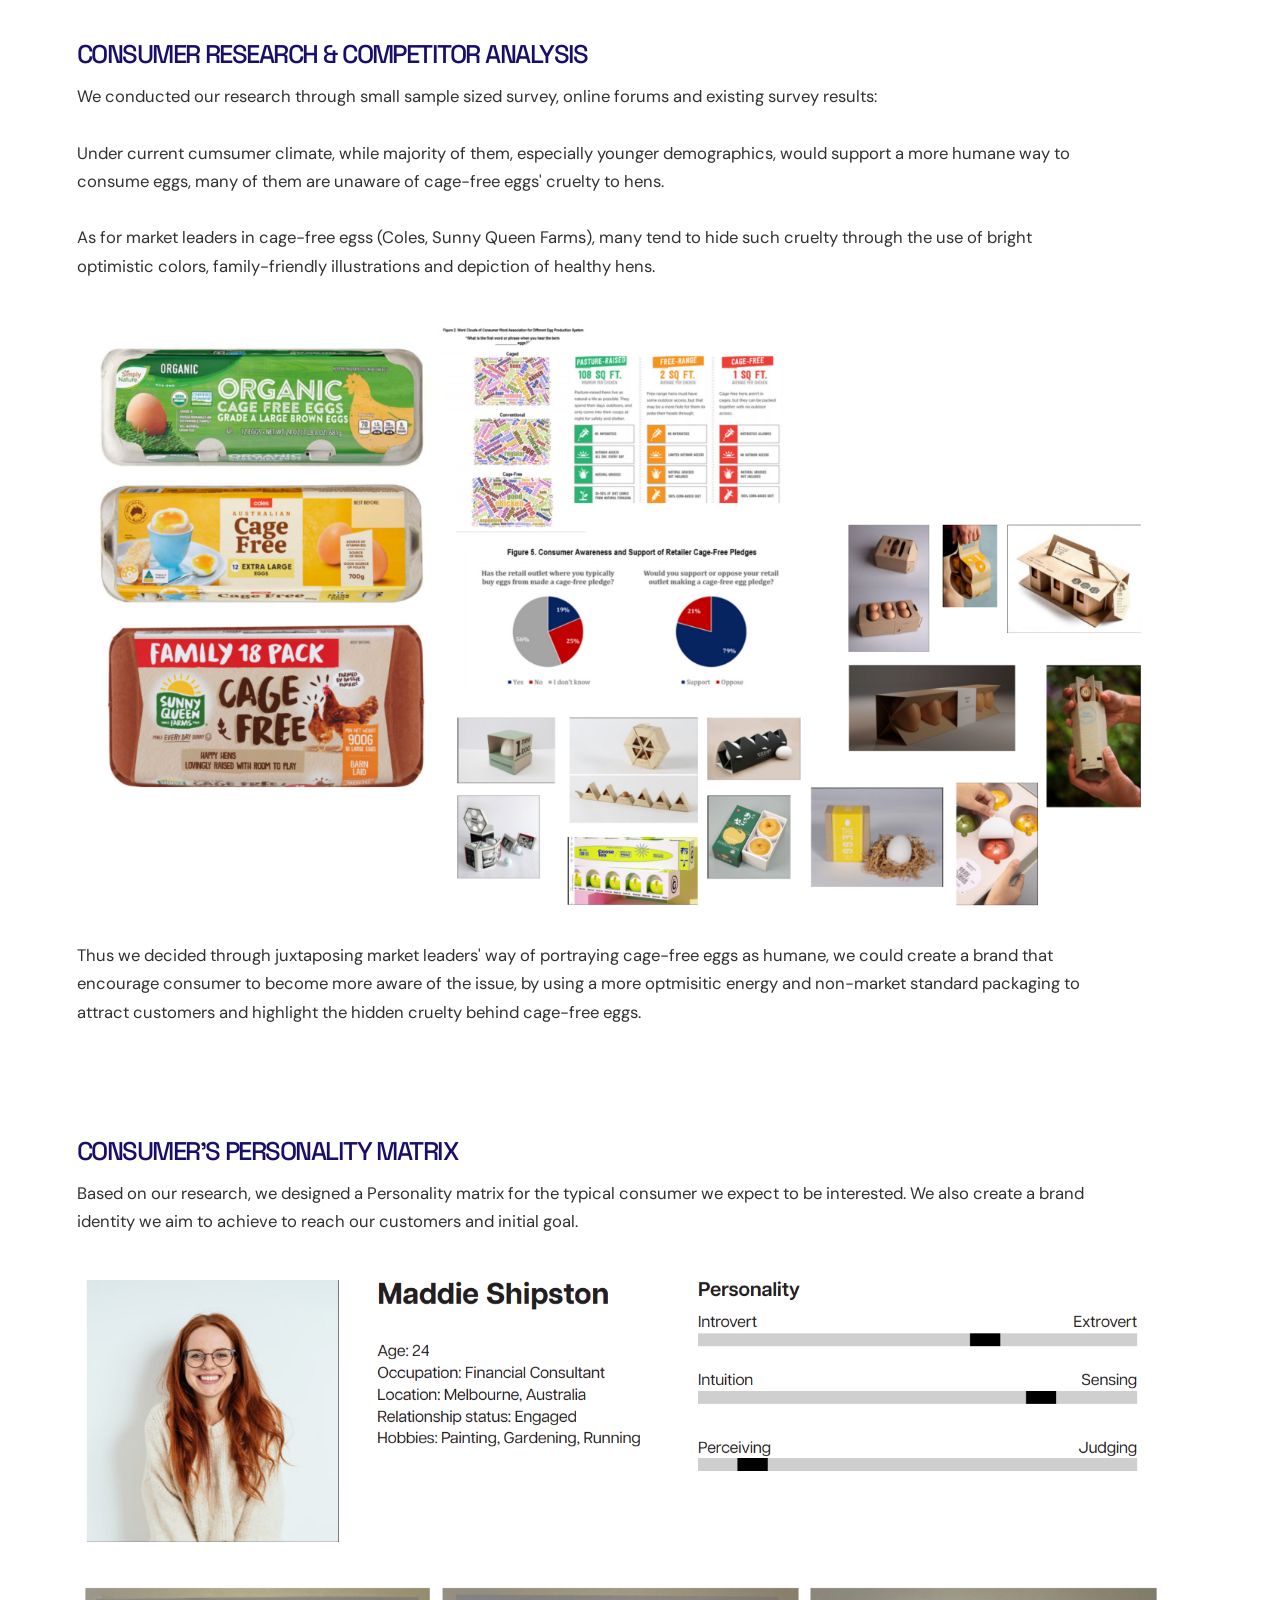
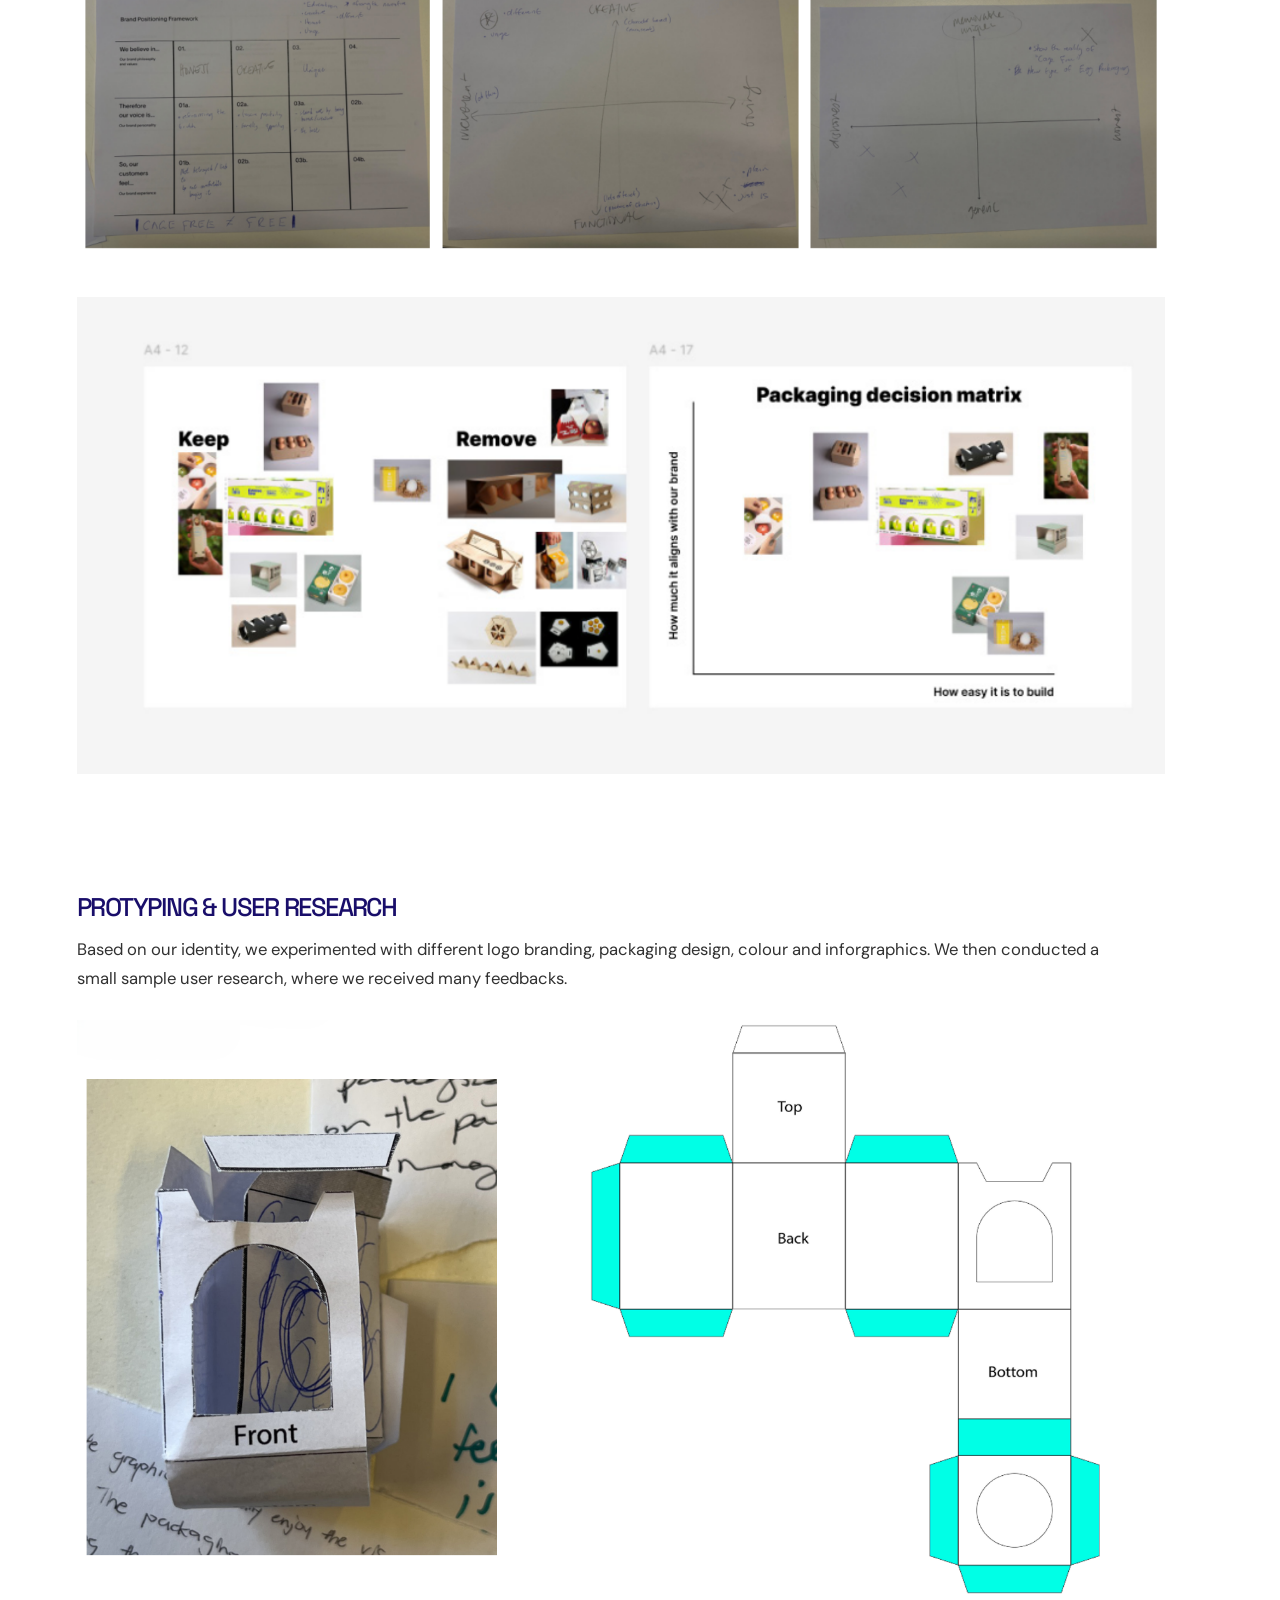
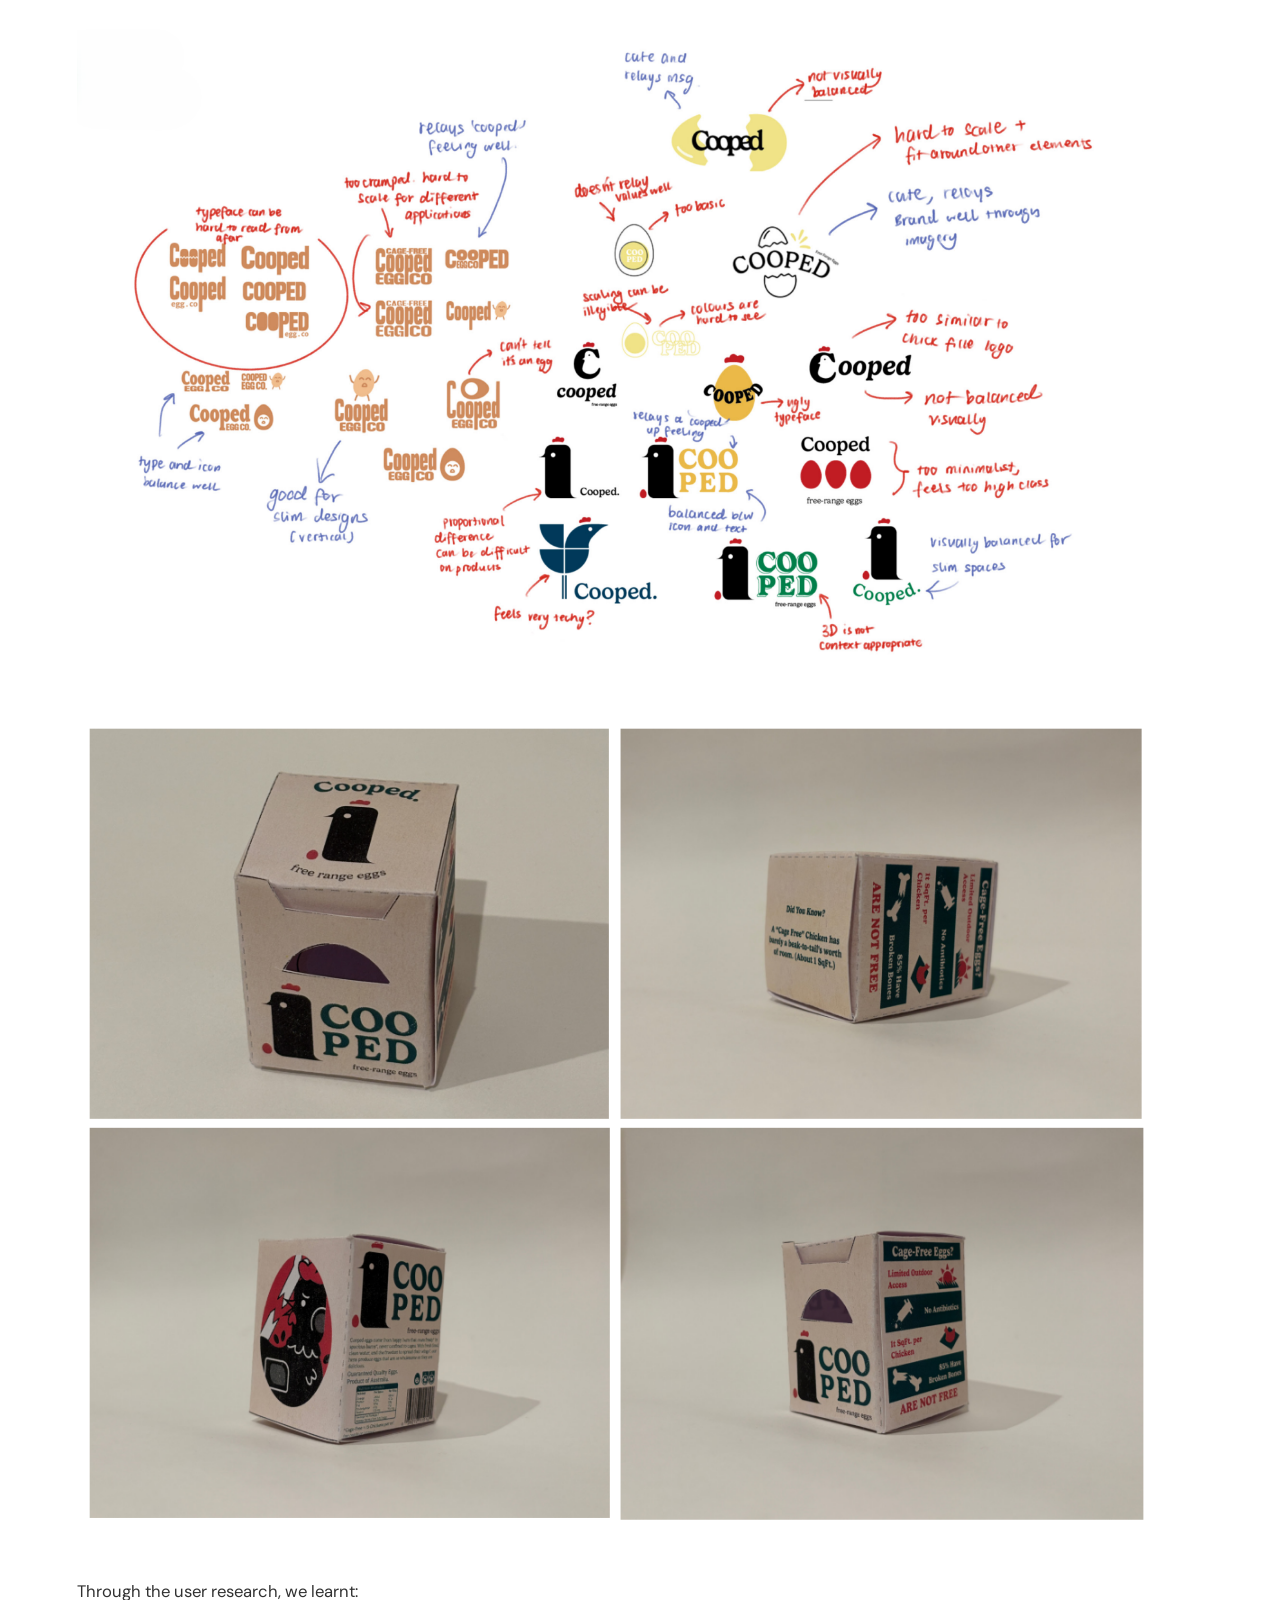
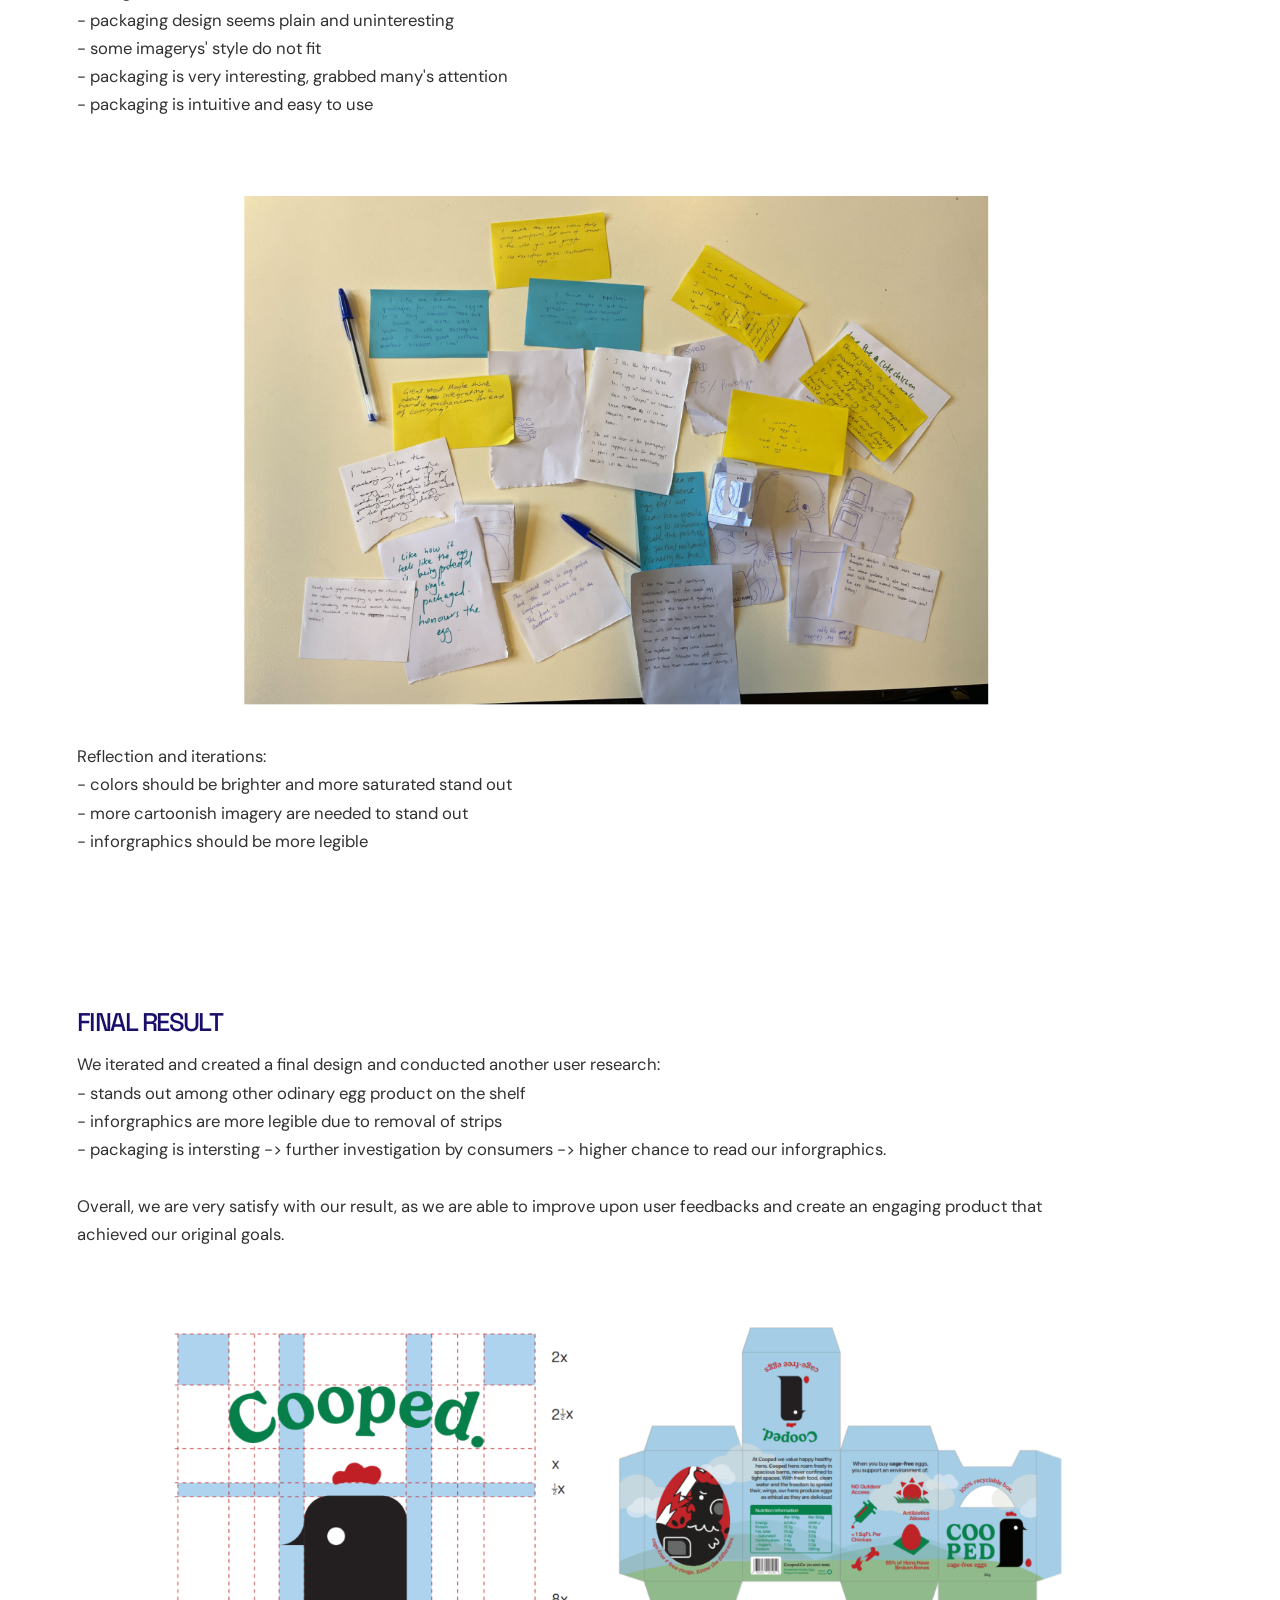
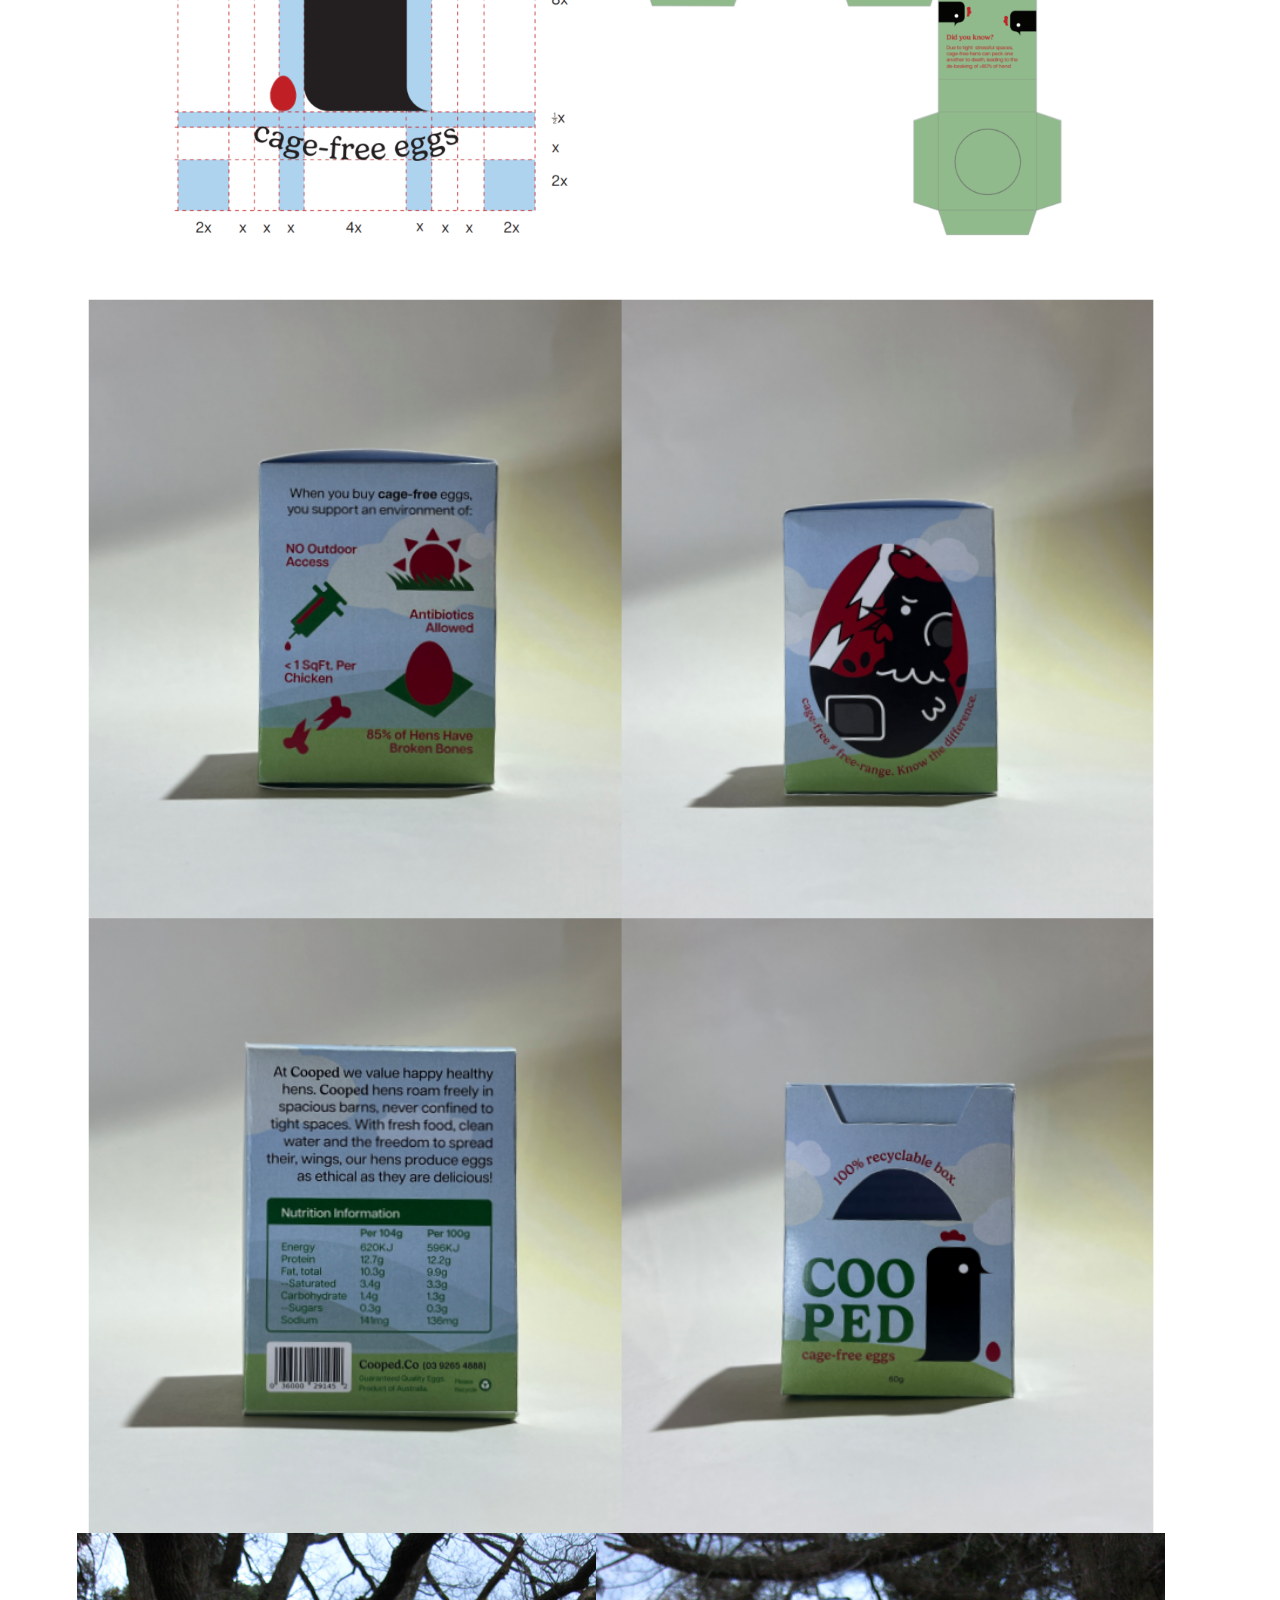
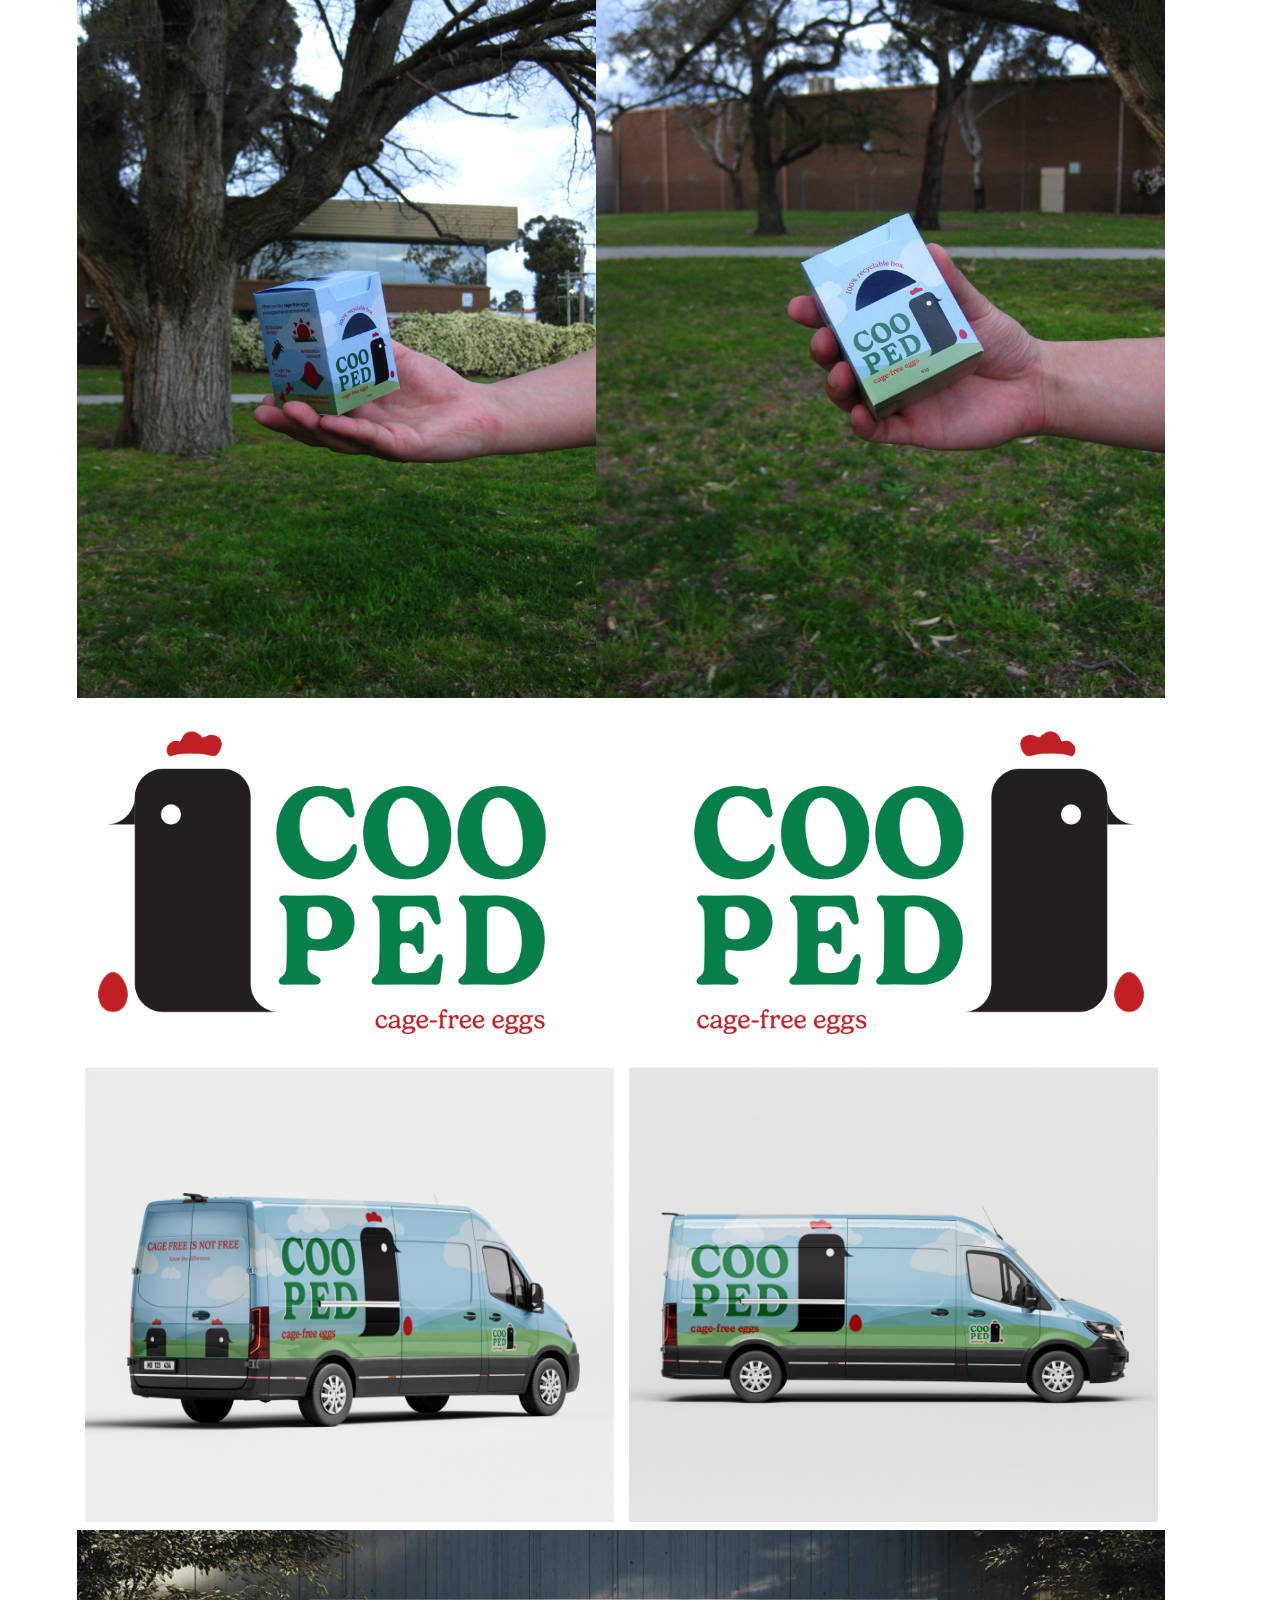
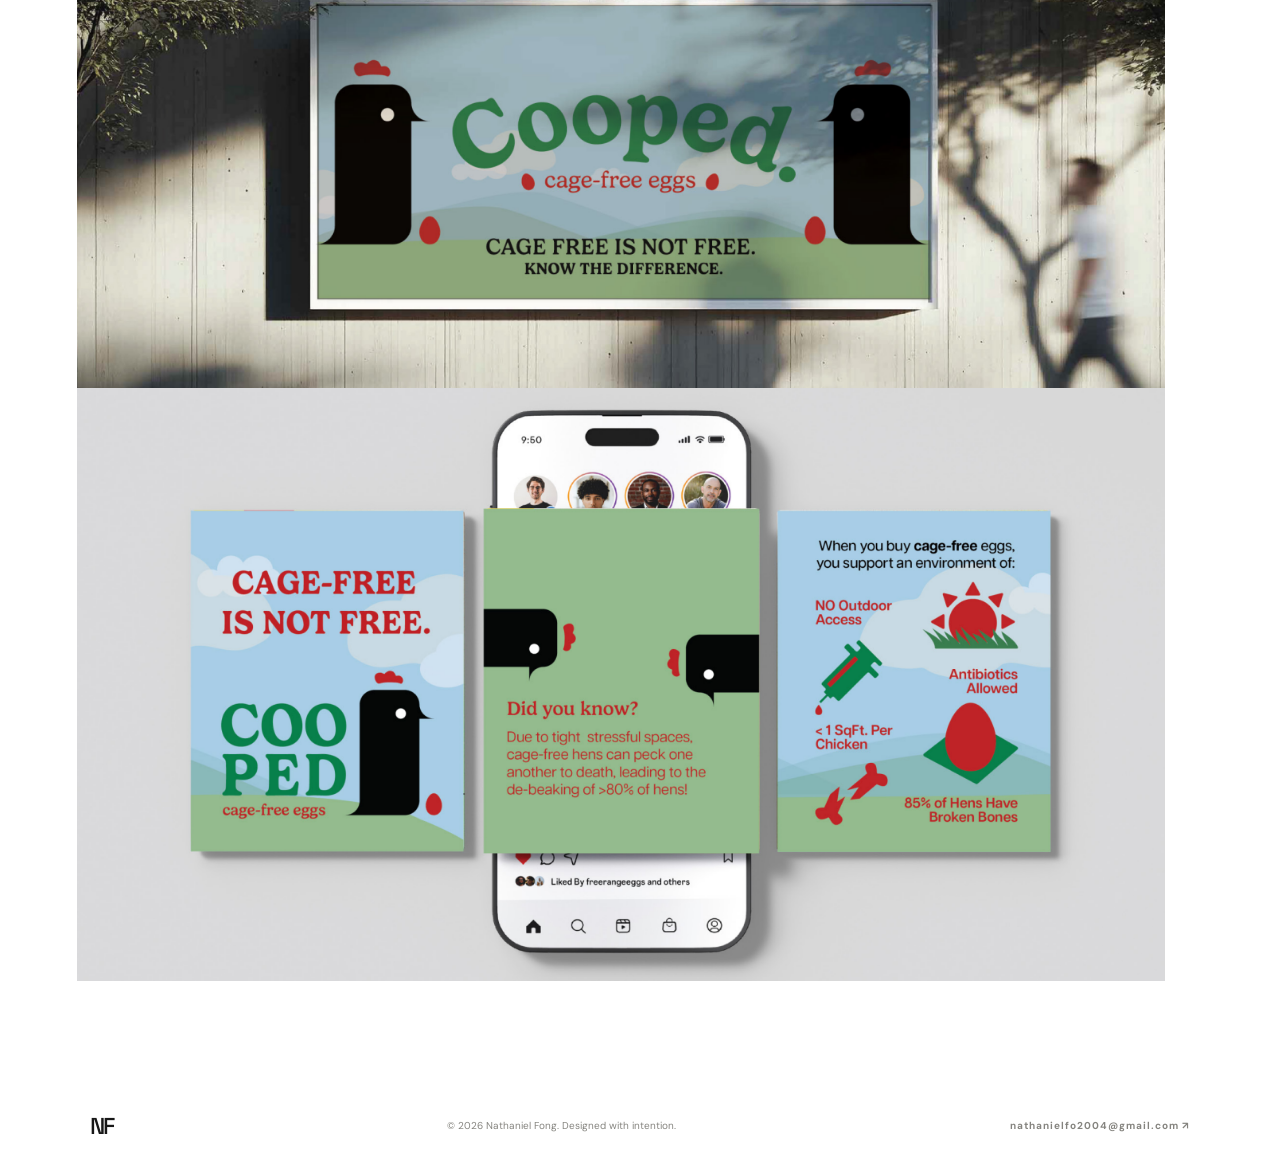
<file: project_ui_01.html>
<!DOCTYPE html>
<html lang="en">
<head>
  <meta charset="UTF-8">
  <meta name="viewport" content="width=device-width, initial-scale=1.0">
  <meta name="description" content="Design and development work by Nathaniel.">
  <title>Nathaniel Fong — Portfolio</title>

  <!-- Editorial-style display font + clean UI font -->
  <link rel="preconnect" href="https://fonts.googleapis.com">
  <link rel="preconnect" href="https://fonts.gstatic.com" crossorigin>
  <link href="https://fonts.googleapis.com/css2?family=DM+Sans:wght@400;500;600;700&family=Space+Grotesk:wght@400;500;600;700&display=swap" rel="stylesheet">

  <link rel="stylesheet" href="styles.css">
  <script src="script.js" defer></script>
</head>
<body>

  <!-- Navigation -->
  <header class="site-header" >
    <a class="wordmark" href="index.html#anchor_foliotab" aria-label="Home">NF</a>
    <nav class="navigation" aria-label="Main navigation">
      <a href="index.html#anchor_foliotab">HOME</a>
      <a href="index.html#anchor_about">ABOUT</a>
      <a href="index.html#anchor_contact">CONTACT</a>
    </nav>
  </header>

  <!-- BANNER / HERO -->
  <section class="hero" id="anchor_top">
    <div class="hero-copy">
      <p class="eyebrow hero-eyebrow">PROJECT 01</p>
      <h1>Cooped <br> Product Brand Design</h1>
      <p class="hero-subtitle">PRODUCT DESIGN | UX RESEARCH</p>
    </div>
  </section>
  
    <!-- Floating page navigation -->
    <nav class="side-nav" aria-label="Page sections">
        <a href="#folio" class="side-nav-link">
            <span class="side-nav-label">Project Aim</span>
            <span class="side-nav-dot"></span>
        </a>

        <a href="#anchor_research" class="side-nav-link">
            <span class="side-nav-label">Research</span>
            <span class="side-nav-dot"></span>
        </a>

        <a href="#anchor_matrix" class="side-nav-link">
            <span class="side-nav-label">Personality Matrix</span>
            <span class="side-nav-dot"></span>
        </a>

        <a href="#anchor_prototype" class="side-nav-link">
            <span class="side-nav-label">Prototyping</span>
            <span class="side-nav-dot"></span>
        </a>

        <a href="#anchor_final" class="side-nav-link">
            <span class="side-nav-label">Final Result</span>
            <span class="side-nav-dot"></span>
        </a>
    </nav>

  <main>
    <section class="folio-section" >
        <div class="folio-heading" id="folio">
            <h2>PROJECT AIM</h2>
            <p class="folio-intro">
                Problem Statement: Many market leaders portray cage-free eggs as humane to attract more conciouse consumers<br><br>
                Through market research, analysing current cultural climate, user reasearch and prototyping, this 
                project aims to create a barnd that re-frame consumer understanding surrounding the harsh treatment of hens in cage-free egg products and as a result remove them from our shelves.
            </p>
        </div>
        <div class="folio-grid" >
            <!-- FOLIO ITEM 01 -->
            <article class="folio-item">
                <a class="folio-image"; style="min-height: 20vh; max-height: 80vh; margin-left: 0rem; margin-top: -2rem;">
                    <img
                        src="images/ProjectPreview_01.png"
                    >
                </a>
            </article>
        </div>
        <br><br><br><br>
        <div class="folio-heading"; id="anchor_research">
            <h2>CONSUMER RESEARCH & COMPETITOR ANALYSIS</h2>
            <p class="folio-intro">
                We conducted our research through small sample sized survey, online forums and existing survey results:<br><br>
                Under current cumsumer climate, while majority of them, especially younger  demographics, would support a more humane way to consume eggs, many of them are unaware of cage-free eggs' cruelty to hens.<br><br>
                As for market leaders in cage-free egss (Coles, Sunny Queen Farms), many tend to hide such cruelty through the use of bright optimistic colors, family-friendly illustrations and depiction of healthy hens.
            </p>
        </div>
        <div class="folio-grid">
            <!-- FOLIO ITEM 01 -->
            <article class="folio-item">
                <a class="folio-image" style="margin-top: -3vh;">
                    <img
                        src="images\Project01_01.png"
                    >
                </a>
            </article>
        </div>
        <br>
        <div class="folio-heading">
            <p class="folio-intro">
                Thus we decided through juxtaposing market leaders' way of portraying cage-free eggs as humane, we could create a brand that encourage consumer to become more aware of the issue, by using a more optmisitic energy and non-market standard packaging to attract customers and highlight the hidden cruelty behind cage-free eggs.
            </p>
        </div>
        <br><br>
        <div class="folio-heading"; id="anchor_matrix">
            <h2>CONSUMER'S PERSONALITY MATRIX</h2>
            <p class="folio-intro">
                Based on our research, we designed a Personality matrix for the typical consumer we expect to be interested. We also create a brand identity we aim to achieve to reach our customers and initial goal.
            </p>
        </div>
        <div class="folio-grid">
            <!-- FOLIO ITEM 01 -->
            <article class="folio-item">
                <a class="folio-image" style="margin-top: -3vh;">
                    <img
                        src="images\Project01_03.png"
                    >
                </a><br><br>
                <a class="folio-image" style="margin-top: -3vh;">
                    <img
                        src="images\Project01_02.png"
                    >
                </a><br><br><br>
                <a class="folio-image" style="margin-top: -3vh;">
                    <img
                        src="images\Project01_04.png"
                    >
                </a>
            </article>
        </div><br><br><br><br><br>
        <div class="folio-heading"; id="anchor_prototype">
            <h2>PROTYPING & USER RESEARCH</h2>
            <p class="folio-intro">
                Based on our identity, we experimented with different logo branding, packaging design, colour and inforgraphics. We then conducted a small sample user research, where we received many feedbacks.
            </p>
        </div>
        <div class="folio-grid">
            <!-- FOLIO ITEM 01 -->
            <article class="folio-item">
                <a class="folio-image" style="margin-top: -3vh;">
                    <img
                        src="images\Project01_05.png"
                    >
                </a><br><br>
                <a class="folio-image" style="margin-top: -3vh;">
                    <img
                        src="images\Project01_06.png"
                    >
                </a><br><br><br>
                <a class="folio-image" style="margin-top: -3vh;">
                    <img
                        src="images\Project01_07.png"
                    >
                </a>
            </article>
        </div><br><br>
        <div class="folio-heading"">
            <p class="folio-intro">
                Through the user research, we learnt: <br>
                - packaging design seems plain and uninteresting<br>
                - some imagerys' style do not fit<br>
                - packaging is very interesting, grabbed many's attention<br>
                - packaging is intuitive and easy to use<br><br>
            </p>
        </div>
        <div class="folio-grid">
            <!-- FOLIO ITEM 01 -->
            <article class="folio-item">
                <a class="folio-image" style="margin-top: -3vh;">
                    <img
                        src="images\Project01_09.png"
                    >
                </a>
            </article>
        </div><br>
        <div class="folio-heading"">
            <p class="folio-intro">
                Reflection and iterations:<br>
                - colors should be brighter and more saturated stand out<br>
                - more cartoonish imagery are needed to stand out<br>
                - inforgraphics should be more legible
            </p>
        </div>
        <br><br><br><br>
        <div class="folio-heading"; id="anchor_final">
            <h2>FINAL RESULT</h2>
            <p class="folio-intro">
                We iterated and created a final design and conducted another user research:<br>
                - stands out among other odinary egg product on the shelf<br>
                - inforgraphics are more legible due to removal of strips<br>
                - packaging is intersting -> further investigation by consumers -> higher chance to read our inforgraphics.<br><br>
                Overall, we are very satisfy with our result, as we are able to improve upon user feedbacks and create an engaging product that achieved our original goals.
            </p>
        </div>
        <div class="folio-grid">
            <!-- FOLIO ITEM 01 -->
            <article class="folio-item">
                <a class="folio-image" style="margin-top: -3vh;">
                    <img
                        src="images\Project01_10.png"
                    >
                    <img
                        src="images\Project01_12.png"
                    >
                </a>
            </article>
        </div><br>
        <div class="folio-grid">
            <!-- FOLIO ITEM 01 -->
            <article class="folio-item">
                <a class="folio-image" style="margin-top: -3vh;">
                    <img
                        src="images\Project01_13.png"
                    >
                </a>
            </article>
        </div>
        <div class="folio-grid">
            <!-- FOLIO ITEM 01 -->
            <article class="folio-item">
                <a class="folio-image">
                    <img
                        src="images\Project01_14.png"
                    >
                    <img
                        src="images\Project01_16.png"
                    >
                    <img
                        src="images\Project01_17.png"
                    >
                    <img
                        src="images\Project01_18.png"
                    >
                </a>
            </article>
        </div>
    </section>
</main>
    

  <footer class="footer">
    <a class="wordmark footer-mark" href="index.html">NF</a>
    <p>© 2026 Nathaniel Fong. Designed with intention.</p>
    <a href="mailto:hello@example.com">nathanielfo2004@gmail.com ↗</a>
  </footer>

</body>
</html>
</file>
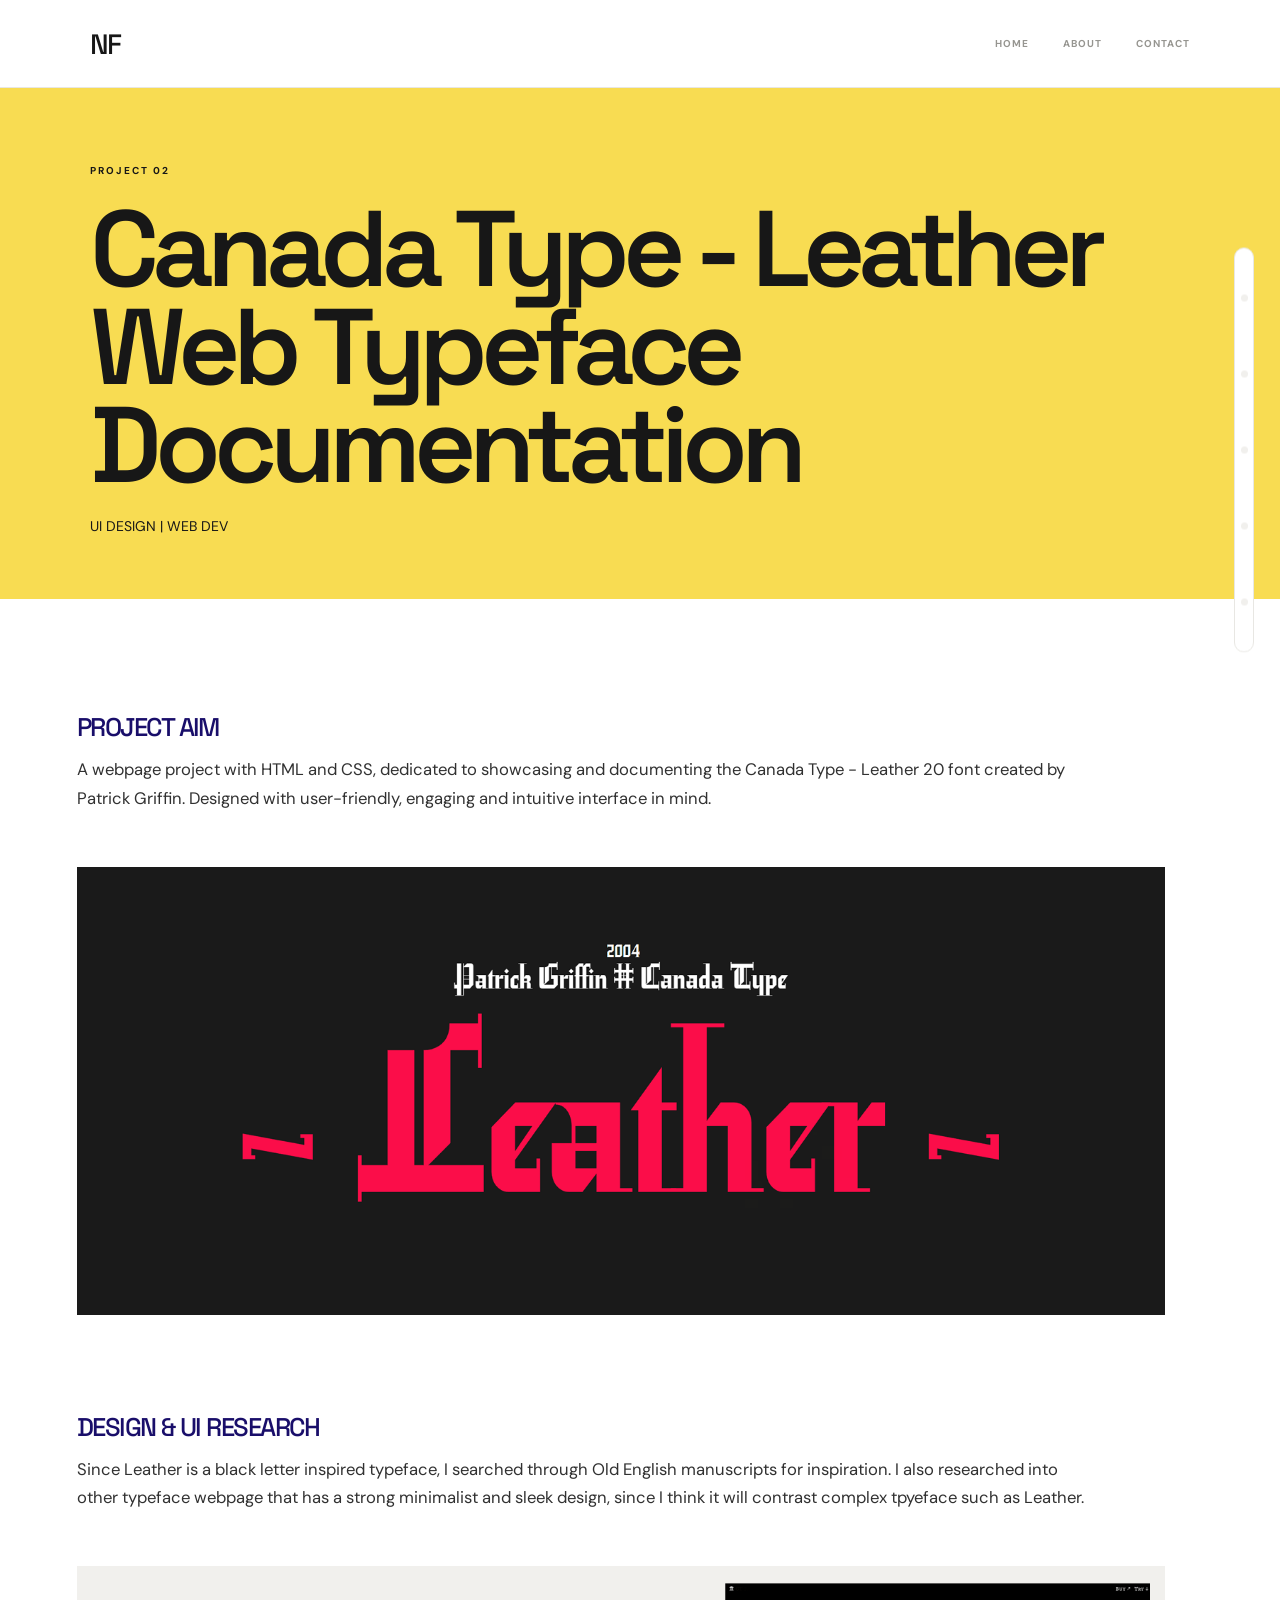
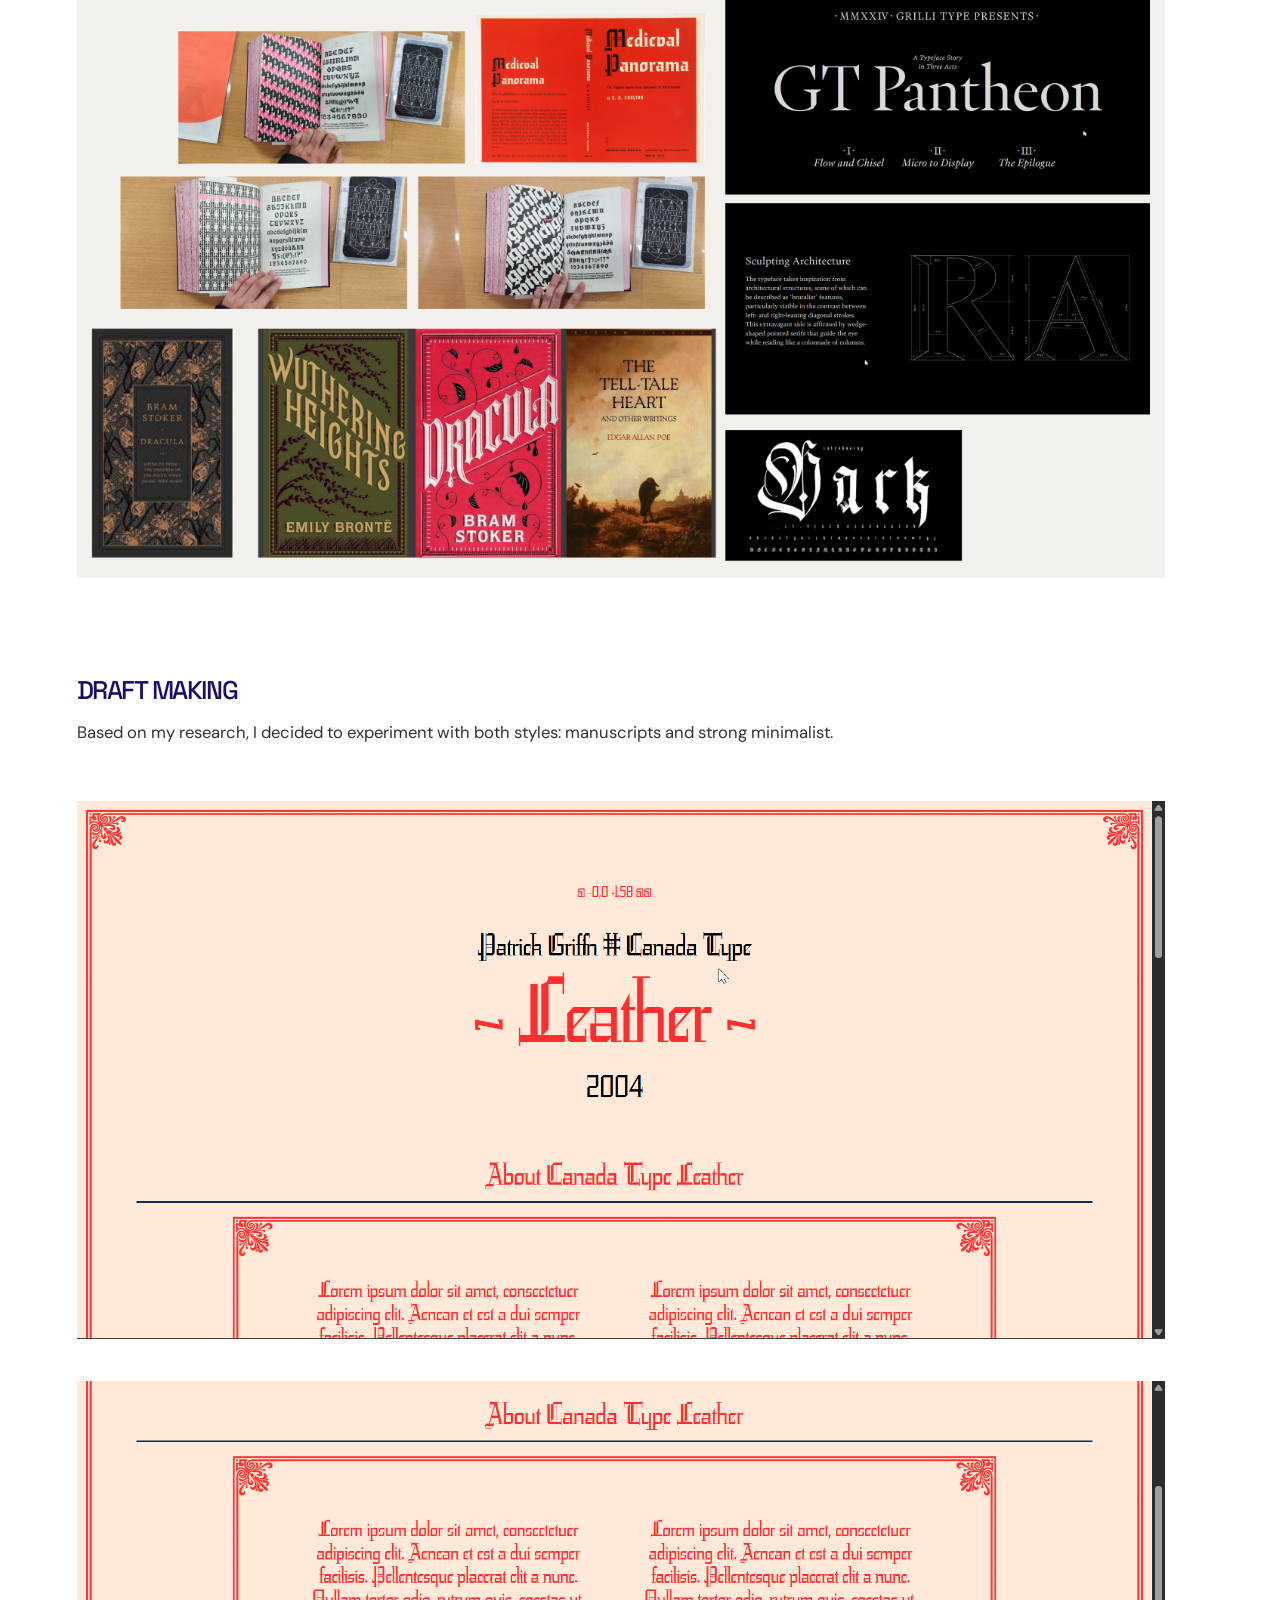
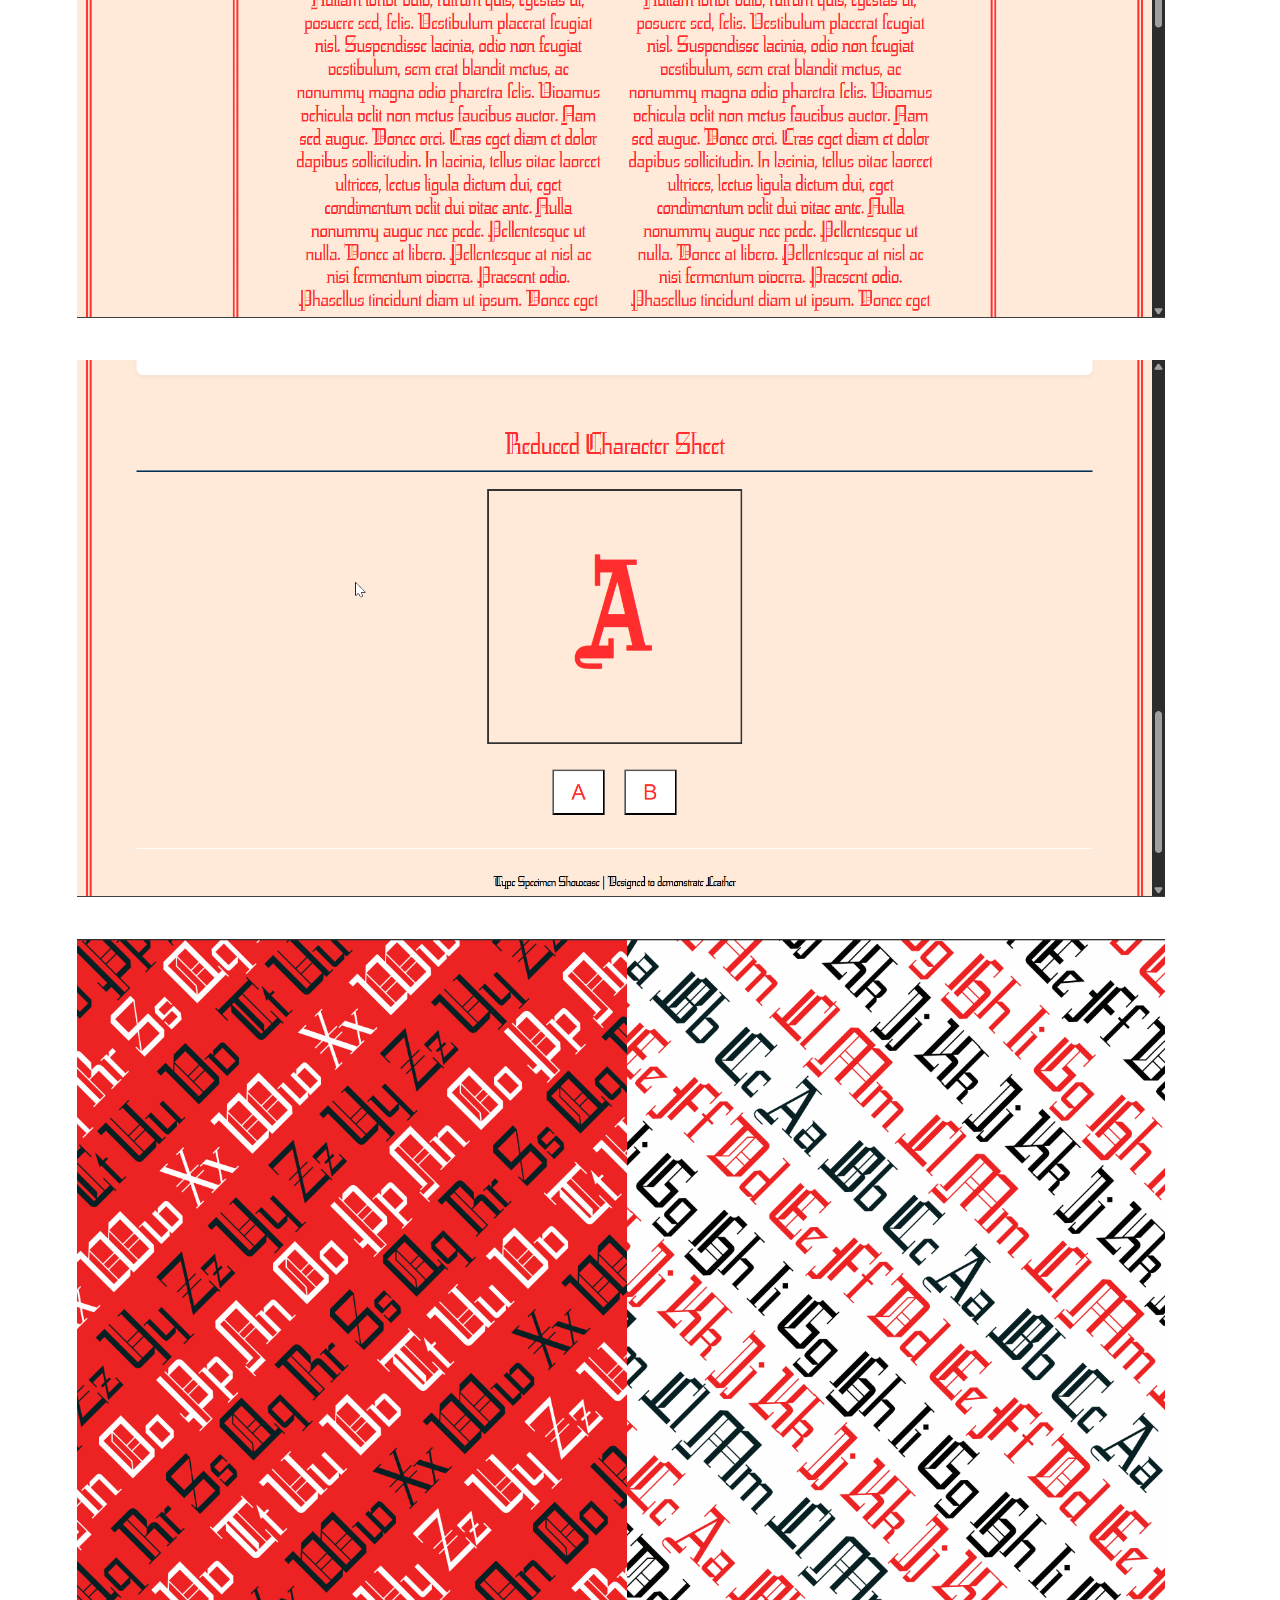
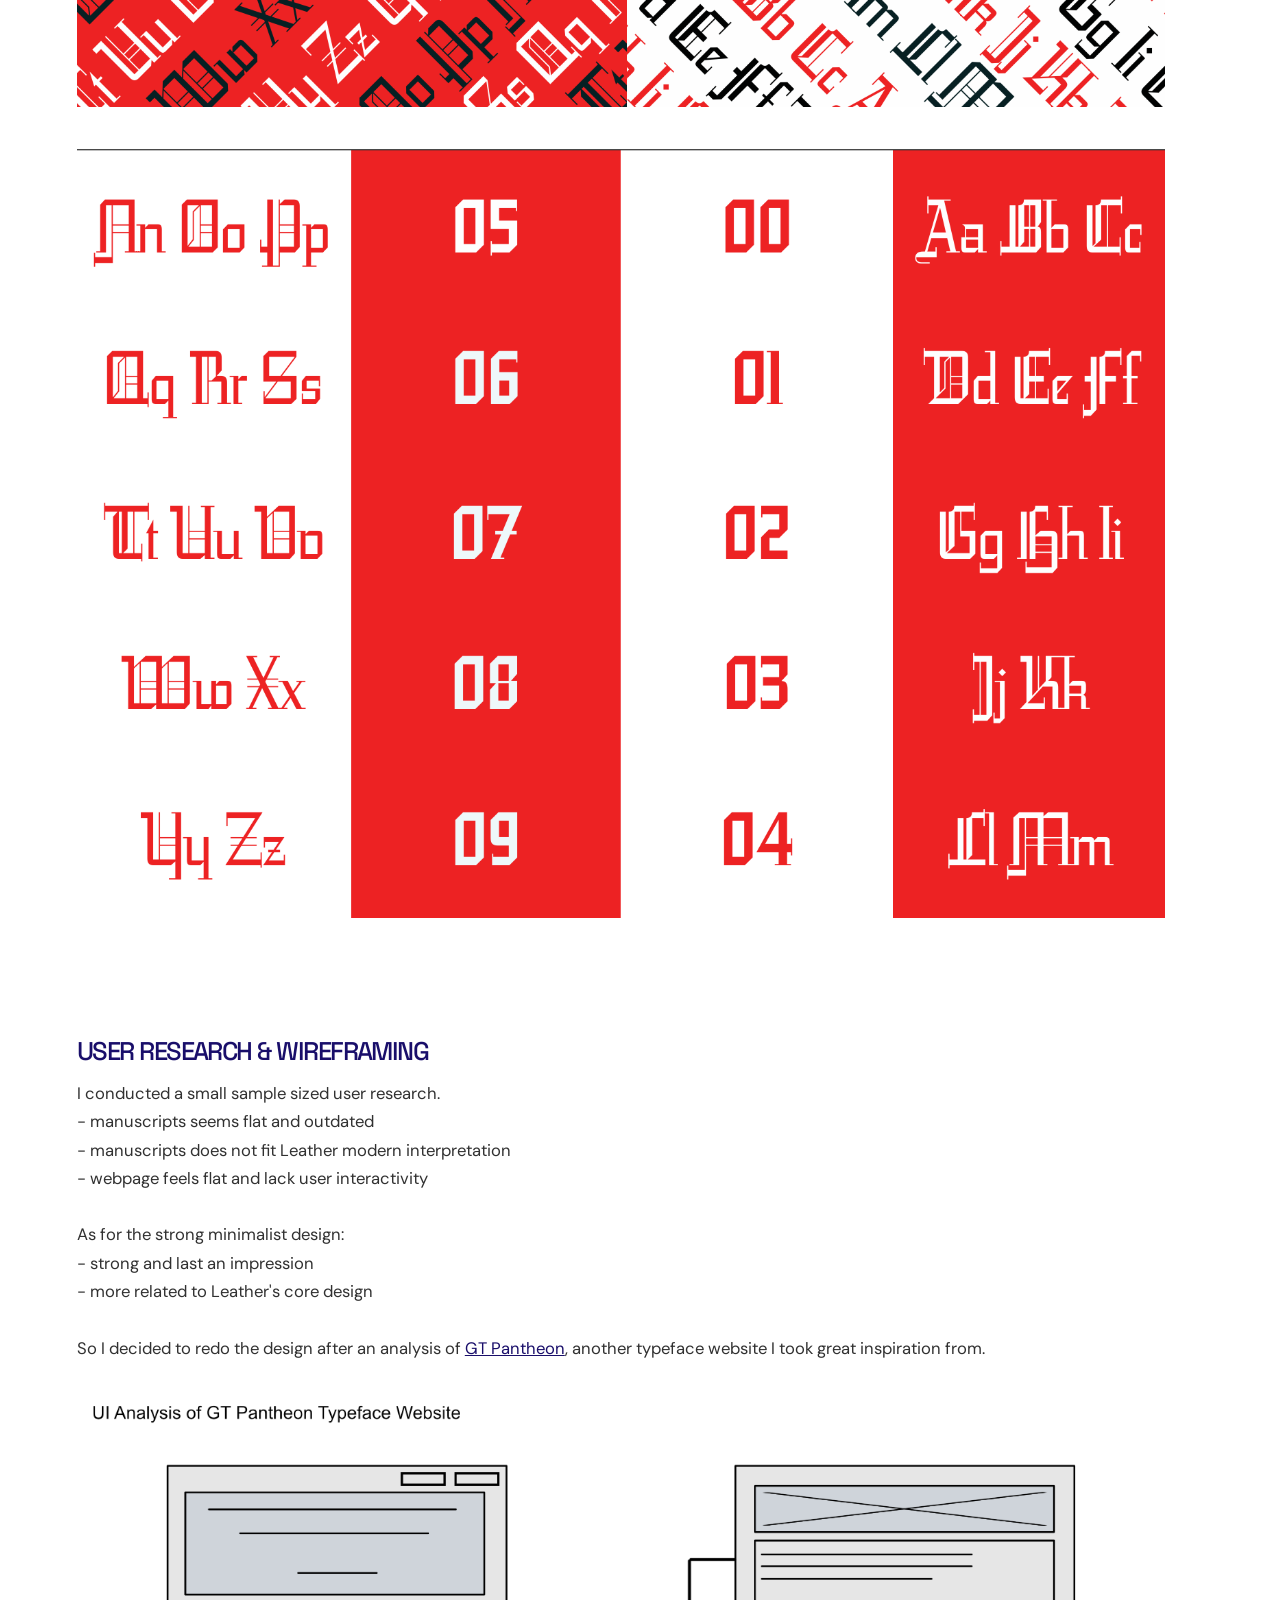
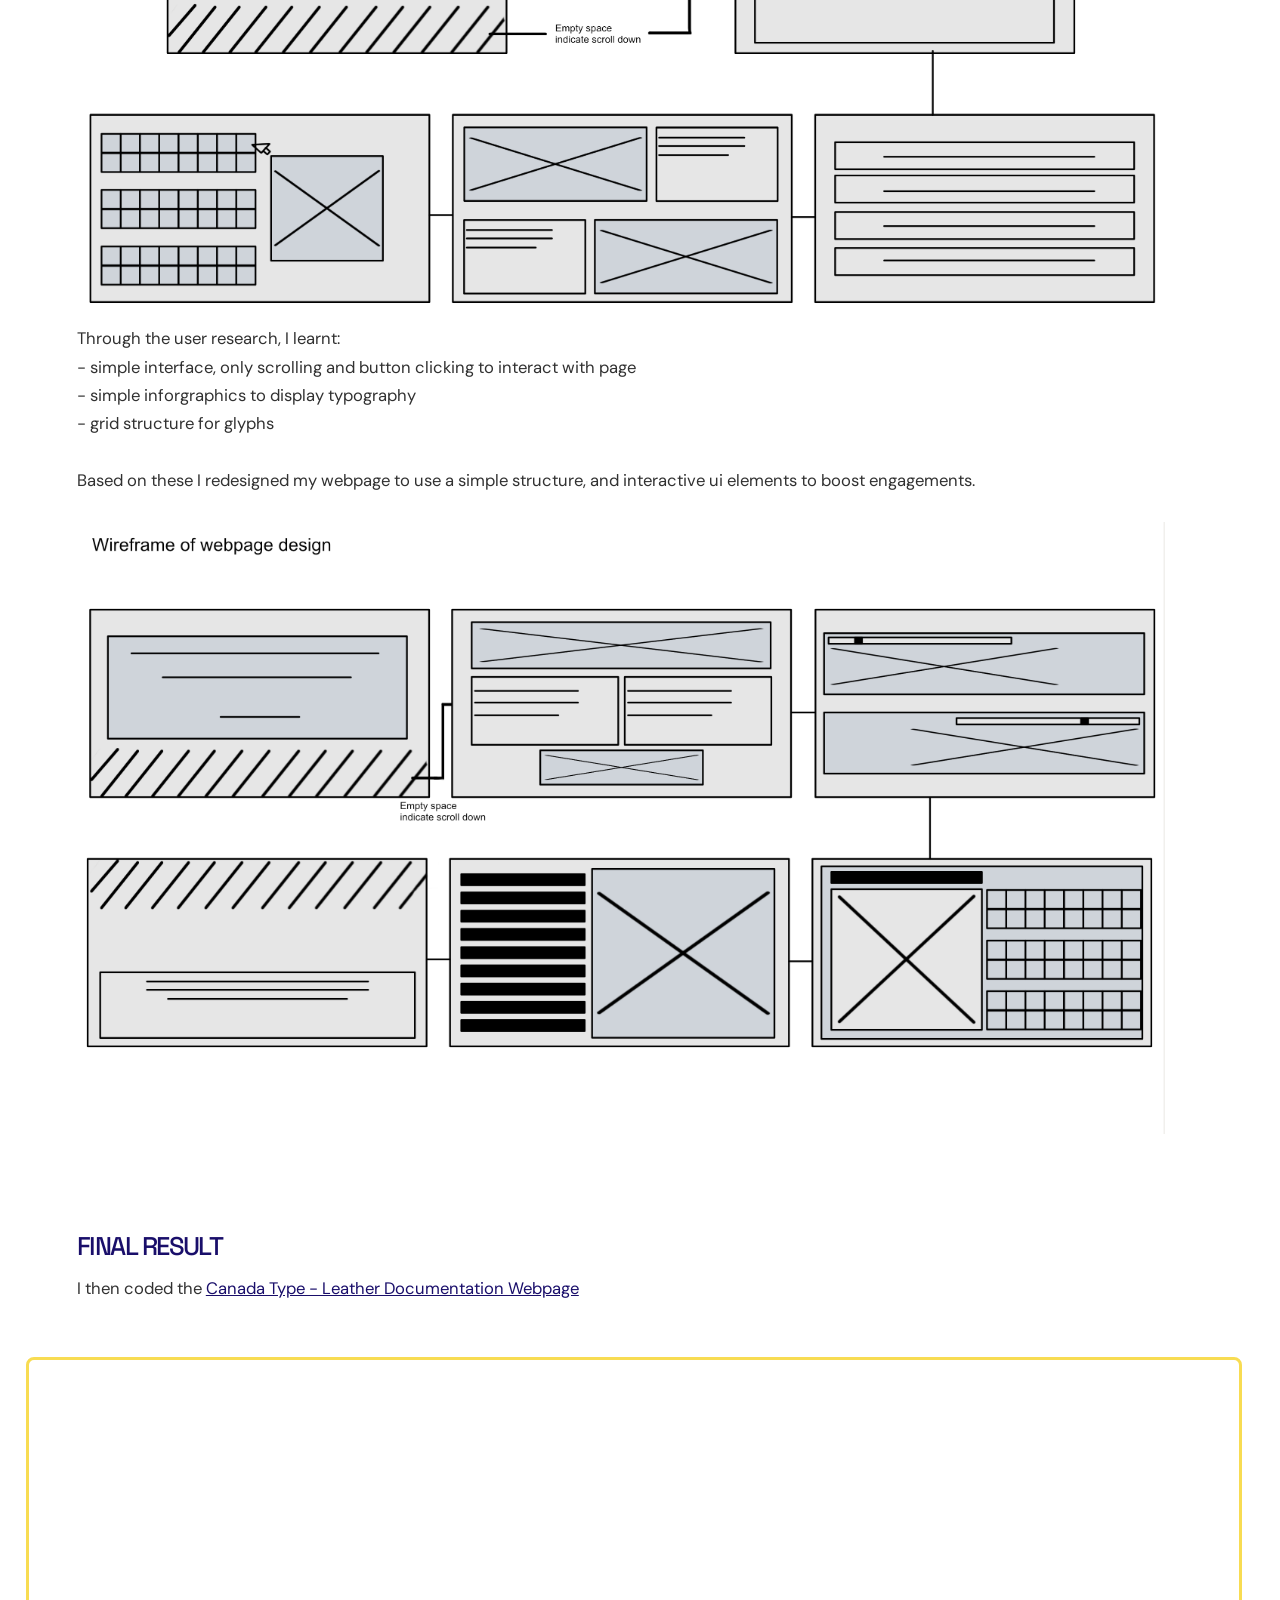
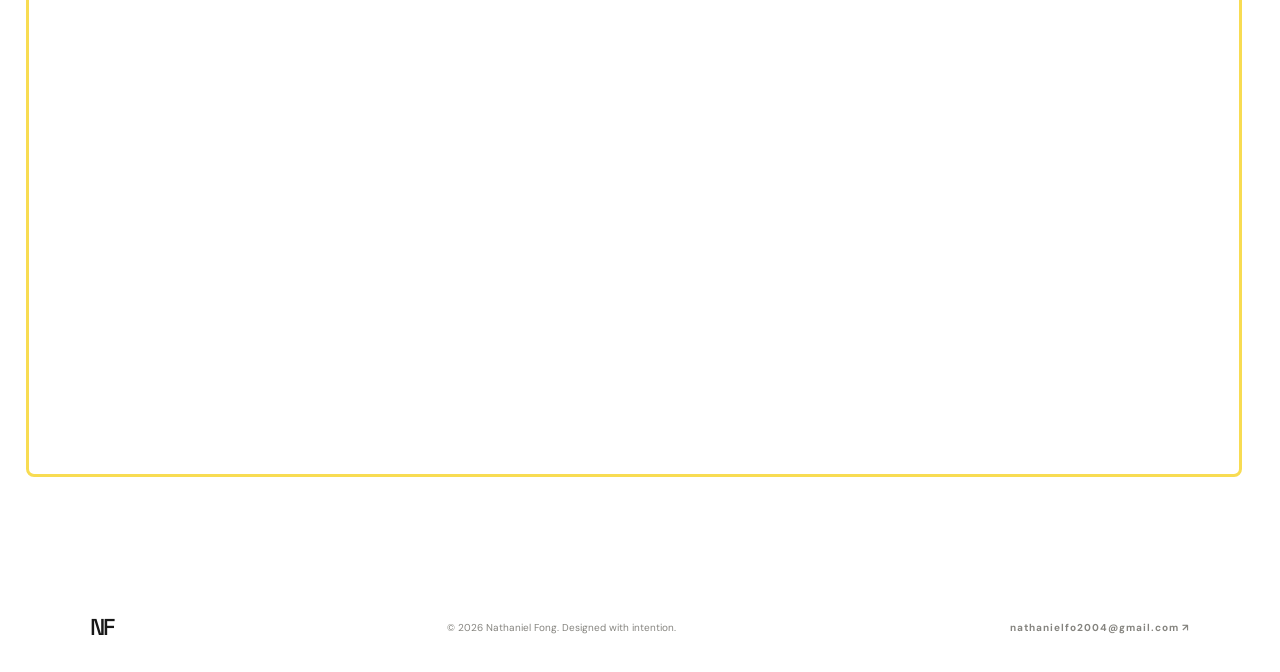
<file: project_ui_02.html>
<!DOCTYPE html>
<html lang="en">
<head>
  <meta charset="UTF-8">
  <meta name="viewport" content="width=device-width, initial-scale=1.0">
  <meta name="description" content="Design and development work by Nathaniel.">
  <title>Nathaniel Fong — Portfolio</title>

  <!-- Editorial-style display font + clean UI font -->
  <link rel="preconnect" href="https://fonts.googleapis.com">
  <link rel="preconnect" href="https://fonts.gstatic.com" crossorigin>
  <link href="https://fonts.googleapis.com/css2?family=DM+Sans:wght@400;500;600;700&family=Space+Grotesk:wght@400;500;600;700&display=swap" rel="stylesheet">

  <link rel="stylesheet" href="styles.css">
  <script src="script.js" defer></script>
</head>
<body>

  <!-- Navigation -->
  <header class="site-header" >
    <a class="wordmark" href="index.html#anchor_foliotab" aria-label="Home">NF</a>
    <nav class="navigation" aria-label="Main navigation">
      <a href="index.html#anchor_foliotab">HOME</a>
      <a href="index.html#anchor_about">ABOUT</a>
      <a href="index.html#anchor_contact">CONTACT</a>
    </nav>
  </header>

  <!-- BANNER / HERO -->
  <section class="hero" id="anchor_top">
    <div class="hero-copy">
      <p class="eyebrow hero-eyebrow">PROJECT 02</p>
      <h1>Canada Type - Leather<br>Web Typeface Documentation</h1>
      <p class="hero-subtitle">UI DESIGN | WEB DEV</p>
    </div>
  </section>
  
    <!-- Floating page navigation -->
    <nav class="side-nav" aria-label="Page sections">
        <a href="#folio" class="side-nav-link">
            <span class="side-nav-label">Project Aim</span>
            <span class="side-nav-dot"></span>
        </a>

        <a href="#anchor_research" class="side-nav-link">
            <span class="side-nav-label">Research</span>
            <span class="side-nav-dot"></span>
        </a>

        <a href="#anchor_draft" class="side-nav-link">
            <span class="side-nav-label">Draft Making</span>
            <span class="side-nav-dot"></span>
        </a>

        <a href="#anchor_ux" class="side-nav-link">
            <span class="side-nav-label">User Research</span>
            <span class="side-nav-dot"></span>
        </a>

        <a href="#anchor_final" class="side-nav-link">
            <span class="side-nav-label">Final Result</span>
            <span class="side-nav-dot"></span>
        </a>
    </nav>

  <main>
    <section class="folio-section" >
        <div class="folio-heading" id="folio">
            <h2>PROJECT AIM</h2>
            <p class="folio-intro">
                A webpage project with HTML and CSS, dedicated to showcasing and documenting the Canada Type - Leather 20 font created by Patrick Griffin. Designed with user-friendly, engaging and intuitive interface in mind.
            </p>
        </div>
        <div class="folio-grid" >
            <!-- FOLIO ITEM 01 -->
            <article class="folio-item">
                <a class="folio-image"; style="min-height: 20vh; max-height: 80vh; margin-left: 0rem;">
                    <img
                        src="images/ProjectPreview_02.png"
                    >
                </a>
            </article>
        </div>
        <br><br><br><br>
        <div class="folio-heading"; id="anchor_research">
            <h2>DESIGN & UI RESEARCH</h2>
            <p class="folio-intro">
                Since Leather is a black letter inspired typeface, I searched through Old English manuscripts  for inspiration. I also researched into other typeface webpage that has a strong minimalist and sleek design, since I think it will contrast complex tpyeface such as Leather.
            </p>
        </div>
        <div class="folio-grid">
            <!-- FOLIO ITEM 01 -->
            <article class="folio-item">
                <a class="folio-image">
                    <img
                        src="images\Project02_01.png"
                    >
                </a>
            </article>
        </div>
        <br><br><br><br>
        <div class="folio-heading"; id="anchor_draft">
            <h2>DRAFT MAKING</h2>
            <p class="folio-intro">
                Based on my research, I decided to experiment with both styles: manuscripts and strong minimalist. 
            </p>
        </div>
        <div class="folio-grid">
            <!-- FOLIO ITEM 01 -->
            <article class="folio-item">
                <a class="folio-image">
                    <img
                        src="images\Project02_02.png"
                    >
                </a><br><br>
                <a class="folio-image">
                    <img
                        src="images\Project02_03.png"
                    >
                </a><br><br>
                <a class="folio-image">
                    <img
                        src="images\Project02_04.png"
                    >
                </a><br><br>
                <a class="folio-image">
                    <img
                        src="images\Project02_05.png"
                    >
                </a><br><br>
                <a class="folio-image">
                    <img
                        src="images\Project02_06.png"
                    >
                </a>
            </article>
        </div><br><br><br><br><br>
        <div class="folio-heading"; id="anchor_ux">
            <h2>USER RESEARCH & WIREFRAMING</h2>
            <p class="folio-intro">
                I conducted a small sample sized user research.<br>
                - manuscripts seems flat and outdated<br>
                - manuscripts does not fit Leather modern interpretation<br>
                - webpage feels flat and lack user interactivity<br>
                <br>
                As for the strong minimalist design:<br>
                - strong and last an impression<br>
                - more related to Leather's core design<br><br>
                So I decided to redo the design after an analysis of <a href="https://gt-pantheon.com/" style="color: var(--blue); text-decoration: underline;">GT Pantheon</a>, another typeface website I took great inspiration from.
            </p>
        </div>
        <div class="folio-grid">
            <!-- FOLIO ITEM 01 -->
            <article class="folio-item">
                <a class="folio-image" style="margin-top: -3vh;">
                    <img
                        src="images\Project02_07.png"
                    >
                </a>
            </article>
        </div>
        <div class="folio-heading"">
            <p class="folio-intro">
                Through the user research, I learnt: <br>
                - simple interface, only scrolling and button clicking to interact with page<br>
                - simple inforgraphics to display typography<br>
                - grid structure for glyphs<br>
                <br>
                Based on these I redesigned my webpage to use a simple structure, and interactive ui elements to boost engagements.
            </p>
        </div>
        <div class="folio-grid">
            <!-- FOLIO ITEM 01 -->
            <article class="folio-item">
                <a class="folio-image" style="margin-top: -3vh;">
                    <img
                        src="images\Project02_08.png"
                    >
                </a>
            </article>
        </div>
        <br><br><br><br>
        <div class="folio-heading"; id="anchor_final">
            <h2>FINAL RESULT</h2>
            <p class="folio-intro">
                I then coded the <a href="https://nathanielfong323.github.io/Type-Specimen/"; style="color: var(--blue); text-decoration: underline;">Canada Type - Leather Documentation Webpage</a>
            </p>
        </div>
        <div class="folio-grid">
            <!-- FOLIO ITEM 01 -->
            <article class="folio-item">
                <iframe src="https://nathanielfong323.github.io/Type-Specimen/"; title="Leather Webpage"; style="width: 95vw; height: 80vh; margin-left: -4vw; border: 3px; border: 3px solid var(--yellow); border-radius: 8px;"></iframe>
            </article>
    </section>
</main>
    

  <footer class="footer">
    <a class="wordmark footer-mark" href="index.html">NF</a>
    <p>© 2026 Nathaniel Fong. Designed with intention.</p>
    <a href="mailto:hello@example.com">nathanielfo2004@gmail.com ↗</a>
  </footer>

</body>
</html>
</file>
<file: styles.css>
/* FONT PAIRING: Space Grotesk for expressive headings, DM Sans for readable UI */
:root {
  --ink: #171717;
  --muted: #777773;
  --paper: #ffffff;
  --soft: #f1f0ed;
  --line: #e8e7e3;
  --blue: #190e6a;
  --yellow: #f8dc52;
}

* { box-sizing: border-box; margin: 0; padding: 0; }

@keyframes smoothscroll1 {
  from, to{ scroll-behavior: smooth;}
}
@media (prefers-reduced-motion: no-preference){
  html {
    scroll-behavior: smooth;
    animation: smoothscroll1 1s;
    scroll-padding-top: 100px;
  }
}

body {
  background: var(--paper);
  color: var(--ink);
  font-family: "DM Sans", sans-serif;
  -webkit-font-smoothing: antialiased;
}
a { color: inherit; text-decoration: none; }

/* HERO */
.hero {
  min-height: 300px;
  padding: 76px max(7vw, 28px) 64px;
  background: var(--yellow);
  position: relative;
  overflow: hidden;
  display: flex;
  align-items: center;
}
.hero-copy { position: relative; z-index: 1; }
.eyebrow {
  font-size: 10px;
  font-weight: 700;
  letter-spacing: 2px;
  line-height: 1.4;
}
.hero-eyebrow { margin-bottom: 22px; }
.hero h1 {
  font-family: "Space Grotesk", sans-serif;
  font-size: clamp(58px, 8.4vw, 112px);
  font-weight: 600;
  line-height: .91;
  letter-spacing: -7px;
}
.hero-subtitle { margin-top: 24px; font-size: 14px }


/* NAVIGATION */
.site-header {
  position: sticky;
  top: 0;
  z-index: 1000;
  min-height: 88px;
  padding: 0 7%;
  display: flex;
  align-items: center;
  justify-content: space-between;
  border-bottom: 1px solid var(--line);
  background: #fff;
}
.wordmark {
  font-family: "Space Grotesk", sans-serif;
  font-size: 28px;
  font-weight: 500;
  letter-spacing: -2px;
}
.wordmark span { font-family: "DM Sans", sans-serif; font-size: 9px; vertical-align: top; margin-left: 3px; }
.navigation { display: flex; gap: 34px; }
.navigation a {
  font-size: 10px;
  font-weight: 700;
  letter-spacing: 1px;
  color: #969590;
  padding: 8px 0;
  transition: color .2s;
}
.navigation a:hover, .navigation a.active { color: var(--ink); }

/* WORK GRID */
.work-section { max-width: 1500px; margin: 0 auto; padding: 88px 7% 100px; }
.section-intro {
  display: flex;
  justify-content: space-between;
  align-items: end;
  gap: 40px;
  margin-bottom: 42px;
}
.section-intro .eyebrow { color: var(--blue); margin-bottom: 15px; }
.section-intro h2 {
  font-family: "Space Grotesk", sans-serif;
  font-size: clamp(34px, 4vw, 52px);
  line-height: 1.04;
  letter-spacing: -2.5px;
  font-weight: 500;
}
.section-intro h2 span { color: var(--blue); }


.project-grid { display: grid; grid-template-columns: repeat(3, minmax(0, 1fr)); gap: 38px 16px; }
.project-card { display: block; min-width: 0; }
.project-visual {
  height: clamp(190px, 22vw, 300px);
  border-radius: 12px;
  overflow: hidden;
  position: relative;
  display: flex;
  align-items: center;
  justify-content: center;
  transition: transform .35s ease;
}

.project-visual {
    height: clamp(190px, 22vw, 300px);
    border-radius: 12px;
    overflow: hidden;
    position: relative;
    display: flex;
    align-items: center;
    justify-content: center;
    transition: transform .35s ease;
}

.project-visual img {
    width: 100%;
    height: 100%;
    object-fit: cover;
    display: block;
    transition: transform 0.4s ease;
}

.project-card:hover .project-visual img {
    transform: scale(1.05);
}

/* CATEGORY TABS */
.category-tabs {
    display: flex;
    align-items: center;
    gap: 45px;
    border-bottom: 1px solid #e8e7e3;
    margin-bottom: 35px;
}
.category-tab {
    position: relative;
    display: flex;
    align-items: center;
    gap: 12px;

    border: none;
    background: none;
    cursor: pointer;

    padding: 18px 0;
    font-family: "Space Grotesk", sans-serif;
    font-size: 20px;
    font-weight: 500;

    color: #999894;
    transition: color 0.3s ease;
}
.category-tab:hover {
    color: #171717;
}
.category-tab.active {
    color: #171717;
}

/* Active underline */
.category-tab::after {
    content: "";
    position: absolute;
    bottom: -1px;
    left: 0;

    width: 0;
    height: 2px;
    background: var(--blue);

    transition: width 0.3s ease;
}
.category-tab.active::after {
    width: 100%;
}

/* Tab numbering */
.tab-number {
    font-family: "DM Sans", sans-serif;
    font-size: 10px;
    font-weight: 700;
    color: var(--blue);
}

/* Arrow */
.tab-arrow {
    font-size: 17px;
    opacity: 0;
    transform: translate(-5px, 5px);
    transition: 0.3s ease;
}
.category-tab.active .tab-arrow {
    opacity: 1;
    transform: translate(0, 0);
}


/* CATEGORY CONTENT */
.category-content {
    display: none;
}
.category-content.active {
    display: block;
    animation: categoryReveal 0.45s ease both;
}

/* Smooth fade and slide animation */
@keyframes categoryReveal {
    from {
        opacity: 0;
        transform: translateY(15px);
    }
    to {
        opacity: 1;
        transform: translateY(0);
    }
}

/* MOBILE RESPONSIVENESS */
@media (max-width: 560px) {
    .category-tabs {
        gap: 25px;
    }
    .category-tab {
        font-size: 16px;
        gap: 7px;
    }
    .tab-number {
        font-size: 8px;
    }
}

.project-card:hover .project-visual { transform: translateY(-4px); }
.visual-count { position: absolute; top: 14px; right: 16px; font-size: 10px; font-weight: 700; opacity: .55; }
.project-meta { display: flex; justify-content: space-between; align-items: center; margin-top: 17px; }
.project-type { font-size: 9px; font-weight: 700; letter-spacing: 1.2px; color: #92918c; margin-bottom: 6px; }
.project-meta h3 { font-family: "Space Grotesk", sans-serif; font-size: 19px; font-weight: 600; letter-spacing: -.5px; }
.project-arrow { font-size: 22px; transition: transform .2s; }
.project-card:hover .project-arrow { transform: translate(3px, -3px); color: var(--blue); }
.project-description { max-width: 340px; margin-top: 8px; color: var(--muted); font-size: 12px; line-height: 1.65; }

/* BOTTOM CTA + FOOTER */
.all-work-link { display: inline-flex; gap: 20px; align-items: center; margin-top: 55px; padding-bottom: 7px; border-bottom: 1px solid var(--ink); font-size: 10px; font-weight: 700; letter-spacing: 1.2px; }
.all-work-link span { color: var(--blue); font-size: 17px; }
.contact-strip { background: #f2f0ec; padding: 75px 7%; }
.contact-strip .eyebrow { color: var(--blue); margin-bottom: 18px; }
.contact-strip h2 { font: 500 clamp(38px, 6vw, 68px)/.98 "Space Grotesk"; letter-spacing: -3px; }
.contact-strip p { font: clamp(18px, 1.5vw, 40px) "Space Grotesk";}
.contact-strip h2 em { font-weight: 400; }
.contact-strip > a { display: inline-block; margin-top: 25px; font-size: 10px; font-weight: 700; letter-spacing: 1.2px; border-bottom: 1px solid; padding-bottom: 7px; }
.contact-content{
    display: grid;
    grid-template-columns: 1fr 1fr 1fr;
    width: 100%;
}
.contact-content-column {
    display: flex;
    flex-direction: column;
    gap: 12px;
}

.contact-content p{
    color: var(--line);
    font: clamp(14px, 1vw, 30px) "Space Grotesk";
}
.contact-content a{
    color: var(--line);
    text-decoration: underline solid var(--line) 1px;
    font: clamp(14px, 1vw, 30px) "Space Grotesk";
}



.footer { background: var(--paper);min-height: 90px; padding: 20px 7%; display: flex; justify-content: space-between; align-items: center; gap: 20px; }
.footer p, .footer > a:last-child { color: #85847f; font-size: 10px; }
.footer > a:last-child { font-weight: 700; letter-spacing: 1px; }
.footer-mark { font-size: 23px; }


@media (max-width: 850px) {
    .hero { min-height: 330px; padding-top: 65px; padding-bottom: 55px; margin-left: -10px;}
    .hero h1 { font-size: 62px; letter-spacing: -3px; }
    .hero-note { display: none; }
    .project-grid { grid-template-columns: repeat(2, minmax(0, 1fr)); }
    .section-intro { align-items: start; flex-direction: column; gap: 18px; }
}
@media (max-width: 560px) {
    .hero { min-height: 330px; padding-top: 65px; padding-bottom: 55px; margin-left: -10px;}
    .hero h1 { font-size: 62px; letter-spacing: -4px; }
    .site-header { padding: 20px 6%; align-items: flex-start; flex-direction: column; gap: 18px; }
    .navigation { width: 100%; flex-wrap: wrap; gap: 17px; }
    .navigation a { font-size: 9px; }
    .work-section { padding: 62px 6% 75px; }
    .project-grid { grid-template-columns: 1fr; gap: 32px; }
    .project-visual { height: 240px; }
    .contact-strip { padding: 60px 6%; }
    .footer { padding: 24px 6%; flex-wrap: wrap; }
}





/* =================================
   FOLIO SHOWCASE
================================= */
.folio-section {
    padding: 100px 6%;
    background: var(--paper, #ffffff);
    
}
.folio-heading {
    max-width: 650px;
    margin-bottom: 55px;
}
.folio-heading h2 {
    font-family: 'Space Grotesk', sans-serif;
    font-size: 1.2rem;
    font-weight: 500;
    letter-spacing: -0.06em;
    margin: 12px 0;
    color: var(--blue);
    font-size: clamp(18px, 2vw, 60px);
}
.folio-intro {
    font-family: 'DM Sans', sans-serif;
    font-size: 1rem;
    line-height: 1.7;
    color:  #313131;
    min-width: 80vw;
    max-width: 83vw;
    font-size: clamp(16px, 1.3vw, 60px);
}

/* Project grid */
.folio-grid {
    display: grid;
    grid-template-columns: repeat(2, minmax(0, 1fr));
    gap: 60px 28px;
    width: 100%;
}

/* Individual project */
.folio-item {
    min-width: 0;
}

/* Image container */
.folio-image {
    display: block;
    width: 100%;
    overflow: hidden;
    background: var(--soft, #f1f0ed);
    width: 85vw
}
.folio-image img {
    display: block;
    width: 100%;
    height: 100%;
    object-fit: cover;
    transition: transform 0.5s ease;
}
.folio-image video{
    display: block;
    width: 100%;
    height: 100%;
    object-fit: cover;
    transition: transform 0.5s ease;
}
.folio-image:hover img {
    transform: scale(1.01);
}


/* Responsive */
@media (max-width: 700px) {
    .folio-section {
        padding: 70px 6%;
    }
    .folio-grid {
        grid-template-columns: repeat(2, minmax(0, 1fr));
        gap: 45px;
    }
    .folio-heading {
        margin-bottom: 35px;
    }
}
/* Respect reduced-motion preferences */
@media (prefers-reduced-motion: reduce) {
    .folio-image img {
        transition: none;
    }
}


/* =================================
   FLOATING SIDE NAVIGATION
================================= */
.side-nav {
    width: 20px;
    height: 45vh;
    min-height: 180px;
    max-height: 420px;
    
    position: fixed;
    right: 2vw;
    top: 50%;
    transform: translateY(-50%);
    z-index: 1000;

    display: flex;
    flex-direction: column;
    align-items: stretch;
    justify-content: space-evenly;
    
    padding: 12px 0;
    box-sizing: border-box;

    background: var(--paper);
    backdrop-filter: blur(12px);
    border: 1px solid var(--line);
    border-radius: 30px;
}
.side-nav-link {
    flex: 1;
    min-height: 0;

    display: flex;
    align-items: center;
    justify-content: center;

    text-decoration: none;
    border: none;
}

/* Navigation dots */
.side-nav-dot {
    width: 7px;
    height: 7px;
    flex-shrink: 0;
    border-radius: 50%;
    background: var(--soft);
    transition: all 0.3s ease;
}
.side-nav-link:hover .side-nav-dot,
.side-nav-link.active .side-nav-dot {
    width: 10px;
    height: 10px;
    background: var(--blue);
}

/* Labels appear on hover */
.side-nav-label {
    position: absolute;
    right: 26px;

    padding: 6px 10px;
    background: var(--ink);
    color: white;

    font-family: 'DM Sans', sans-serif;
    font-size: 0.7rem;
    white-space: nowrap;

    border-radius: 4px;
    opacity: 0;
    visibility: hidden;
    transform: translateX(5px);
    transition: all 0.25s ease;
}
.side-nav-link:hover .side-nav-label {
    opacity: 1;
    visibility: visible;
    transform: translateX(0);
}

/* Mobile */
@media (max-width: 700px) {
    .side-nav {
        right: 12px;
        gap: 16px;
        padding: 14px 10px;
    }
}
</file>
